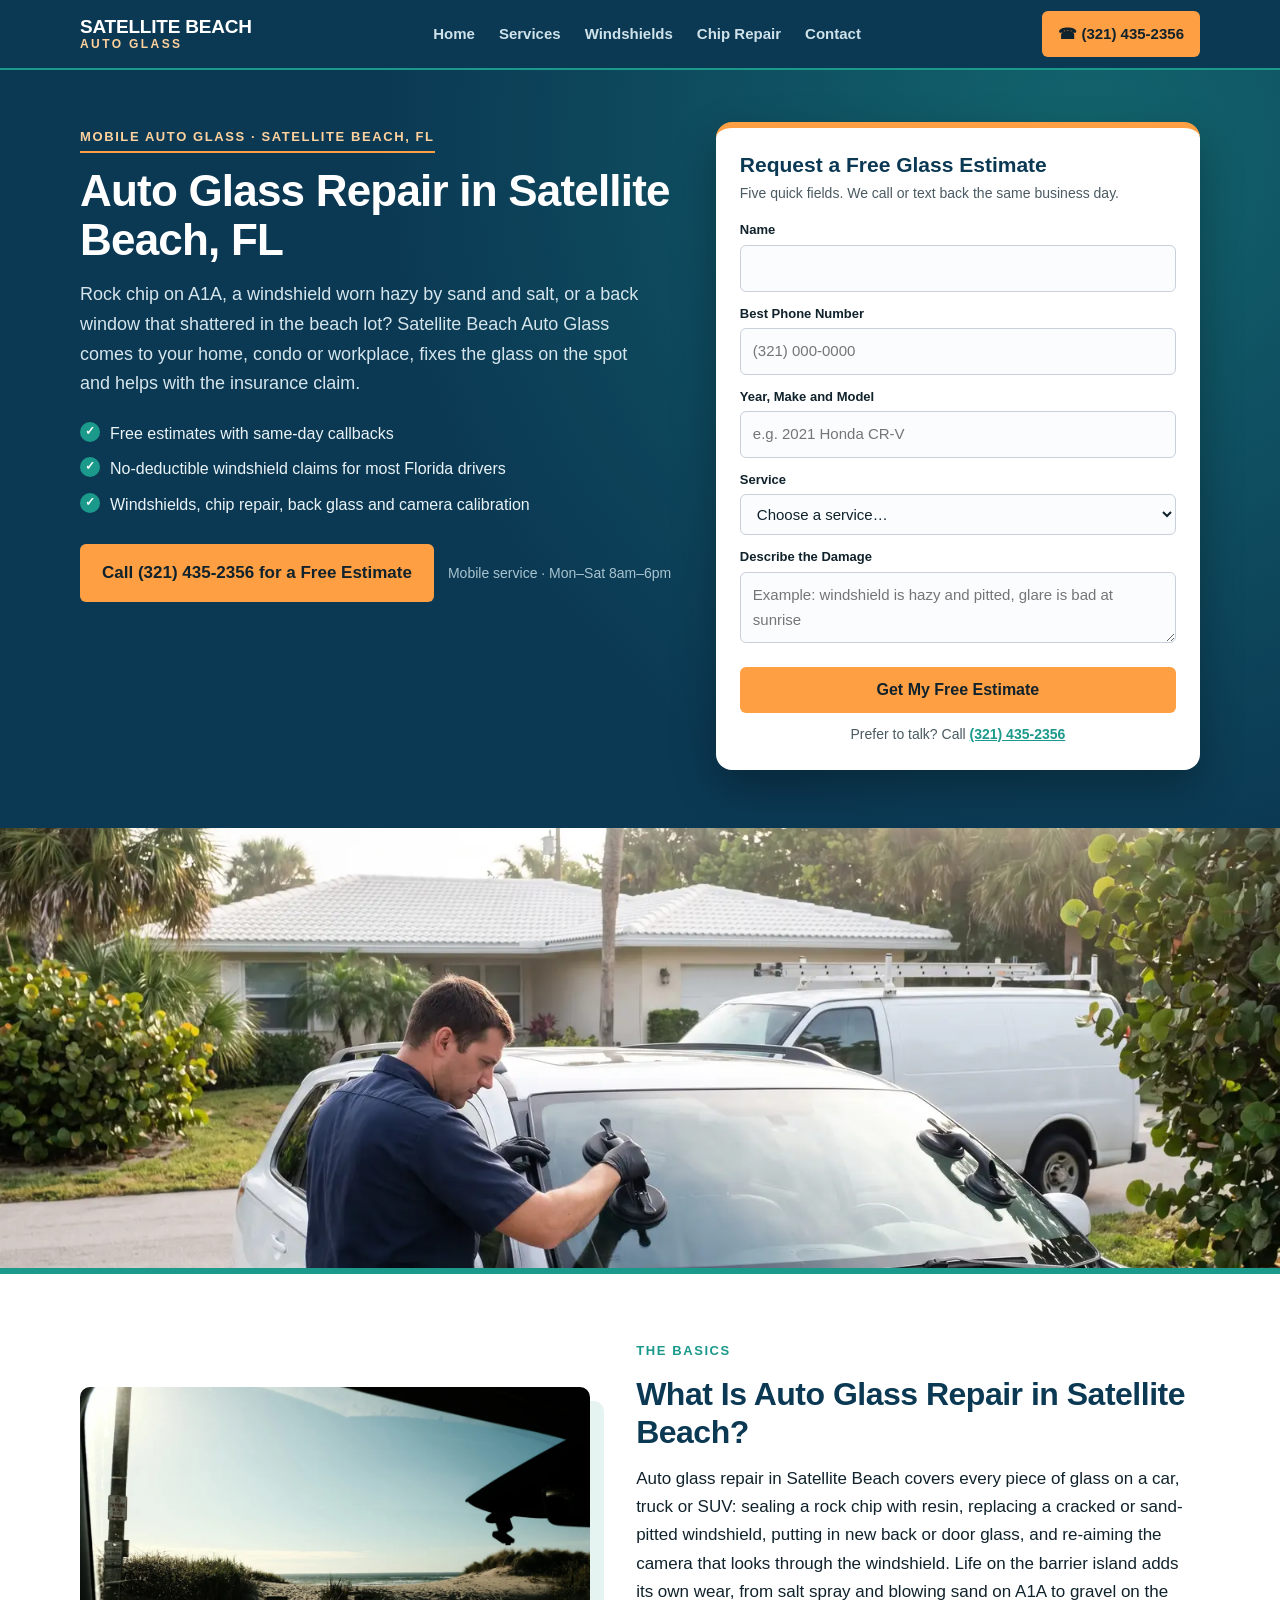
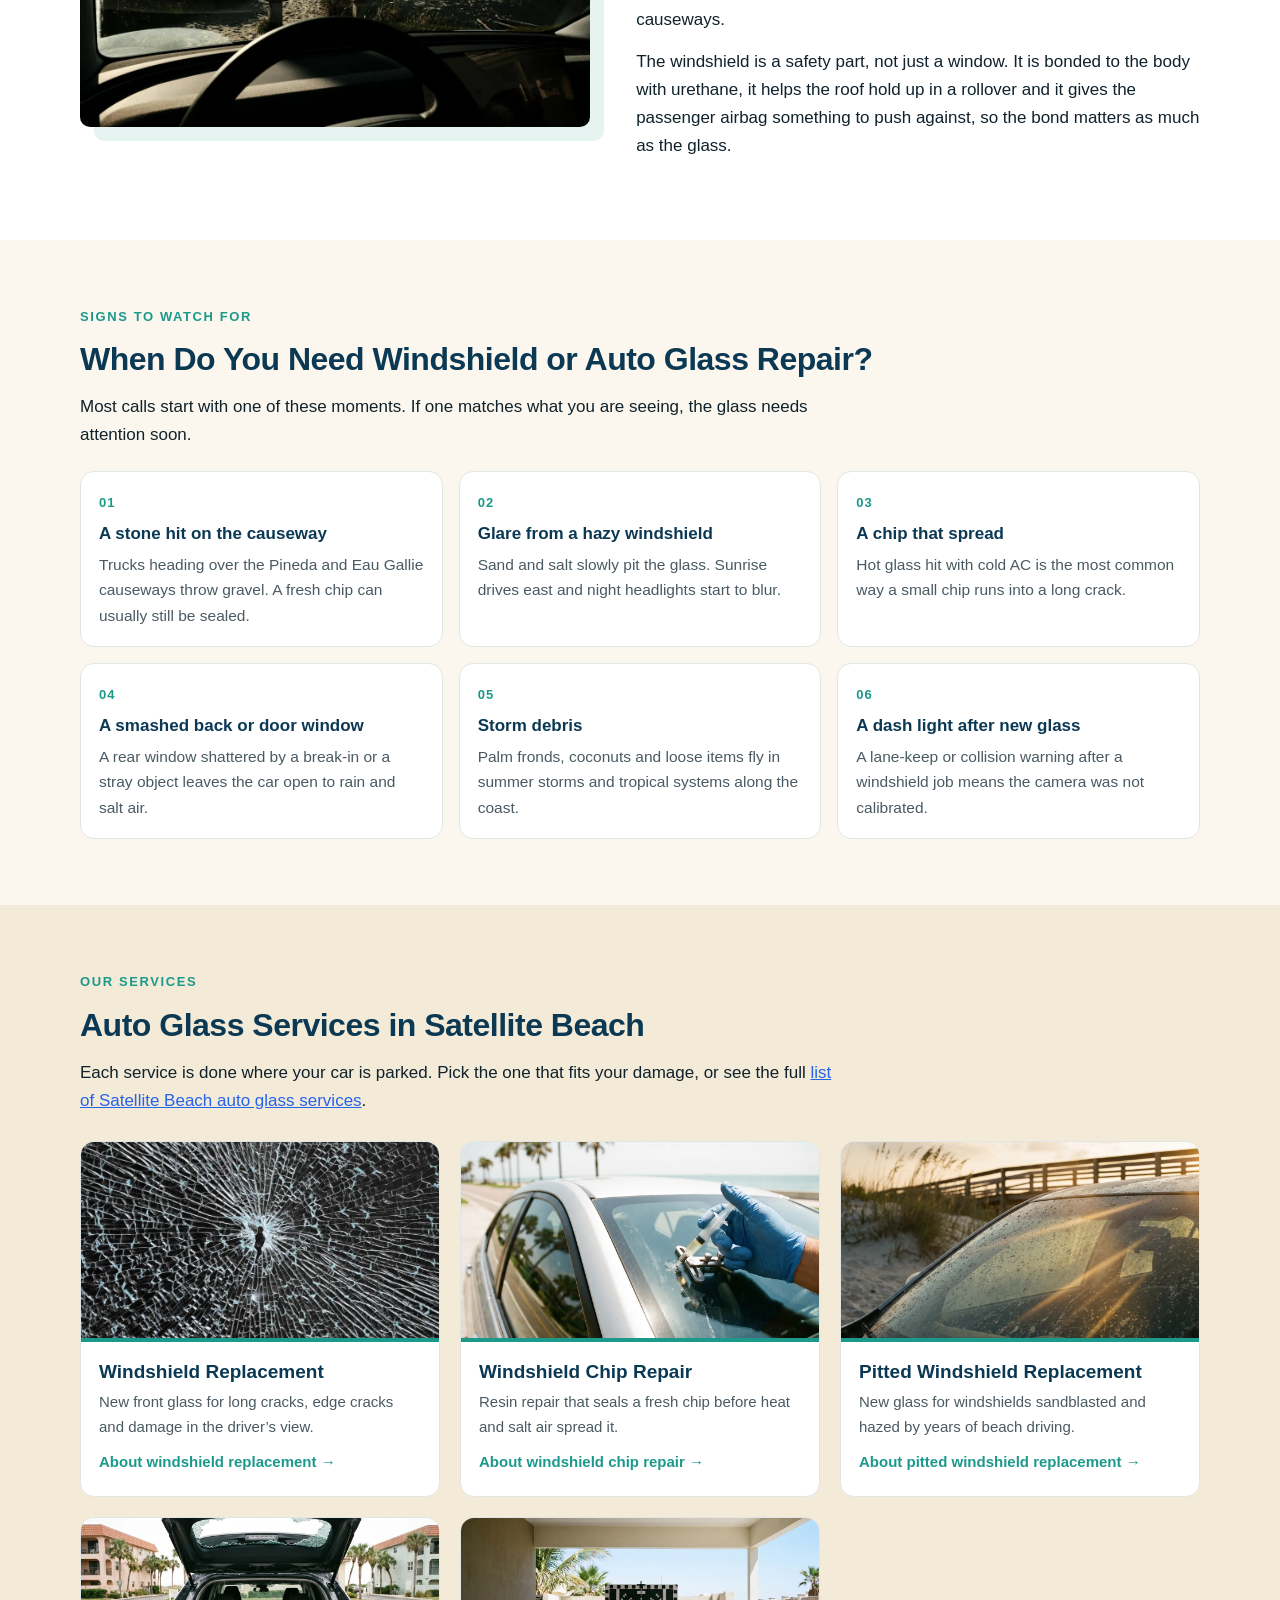
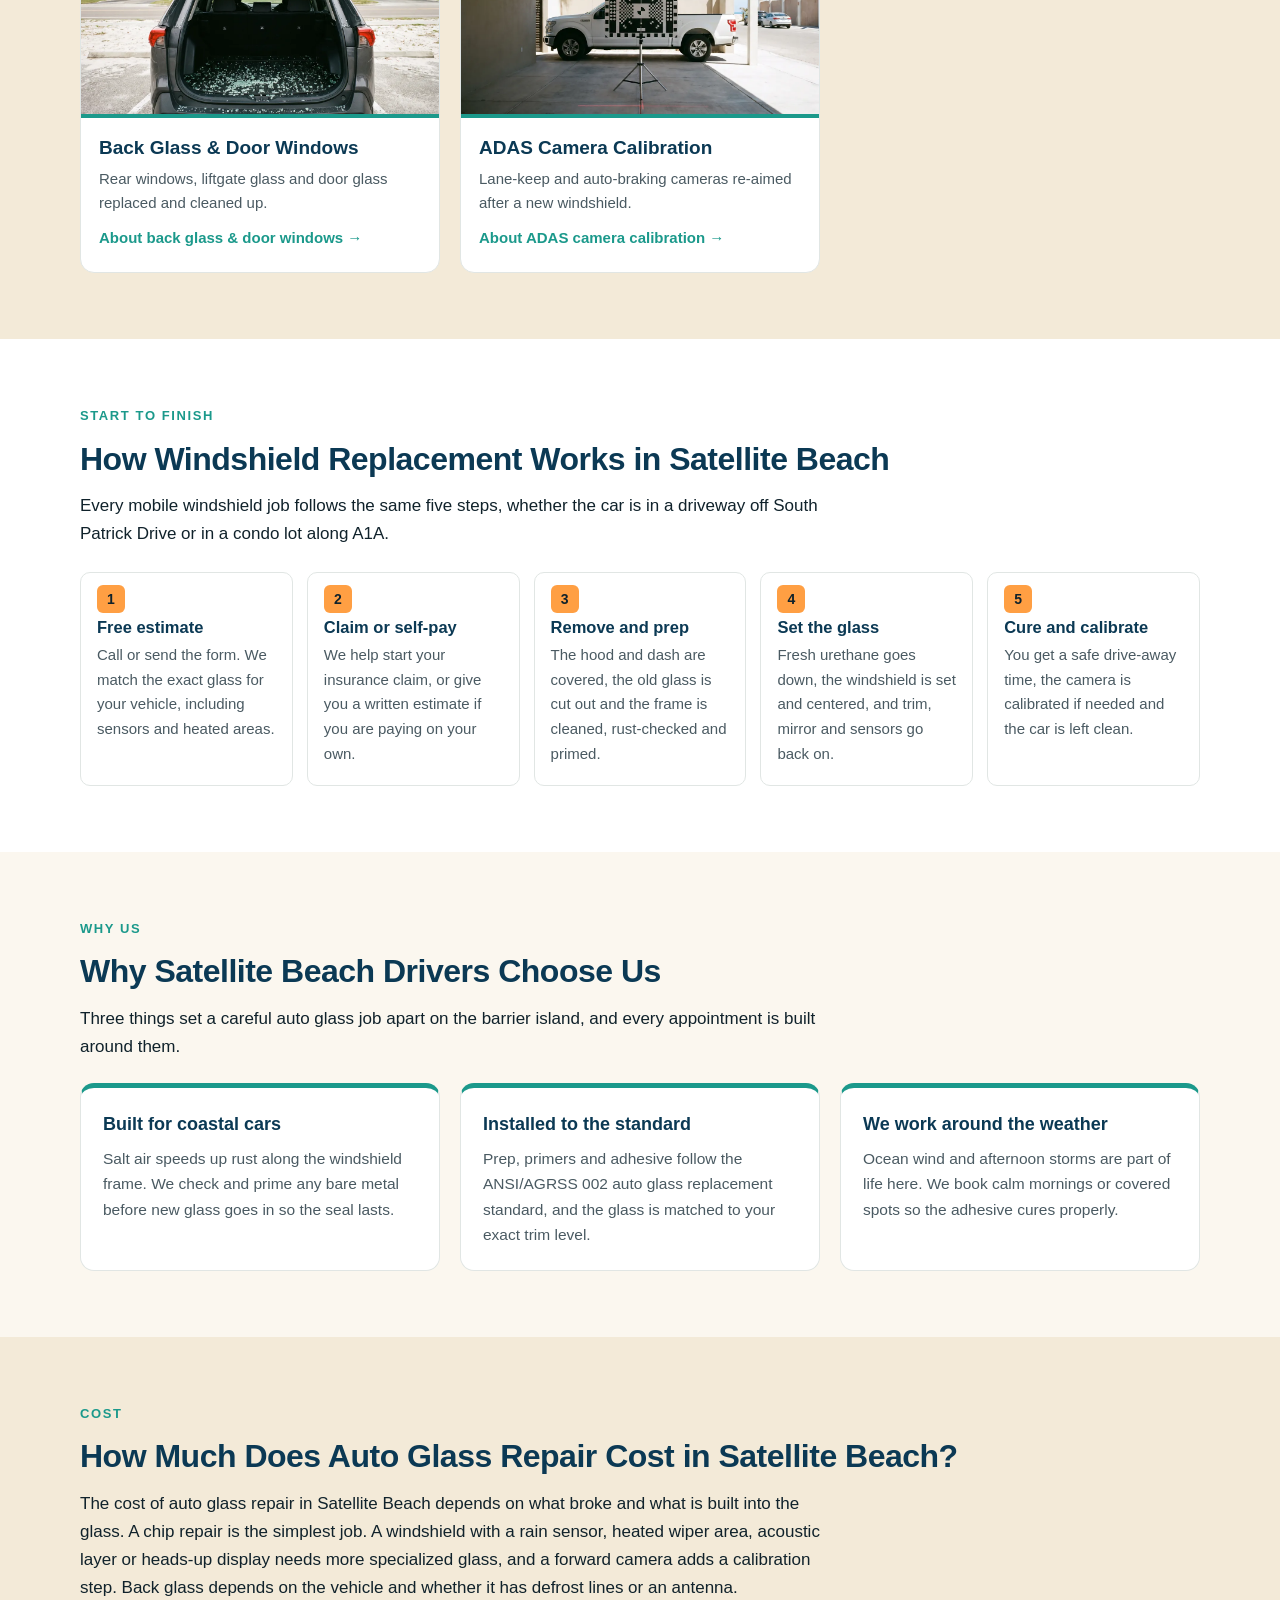
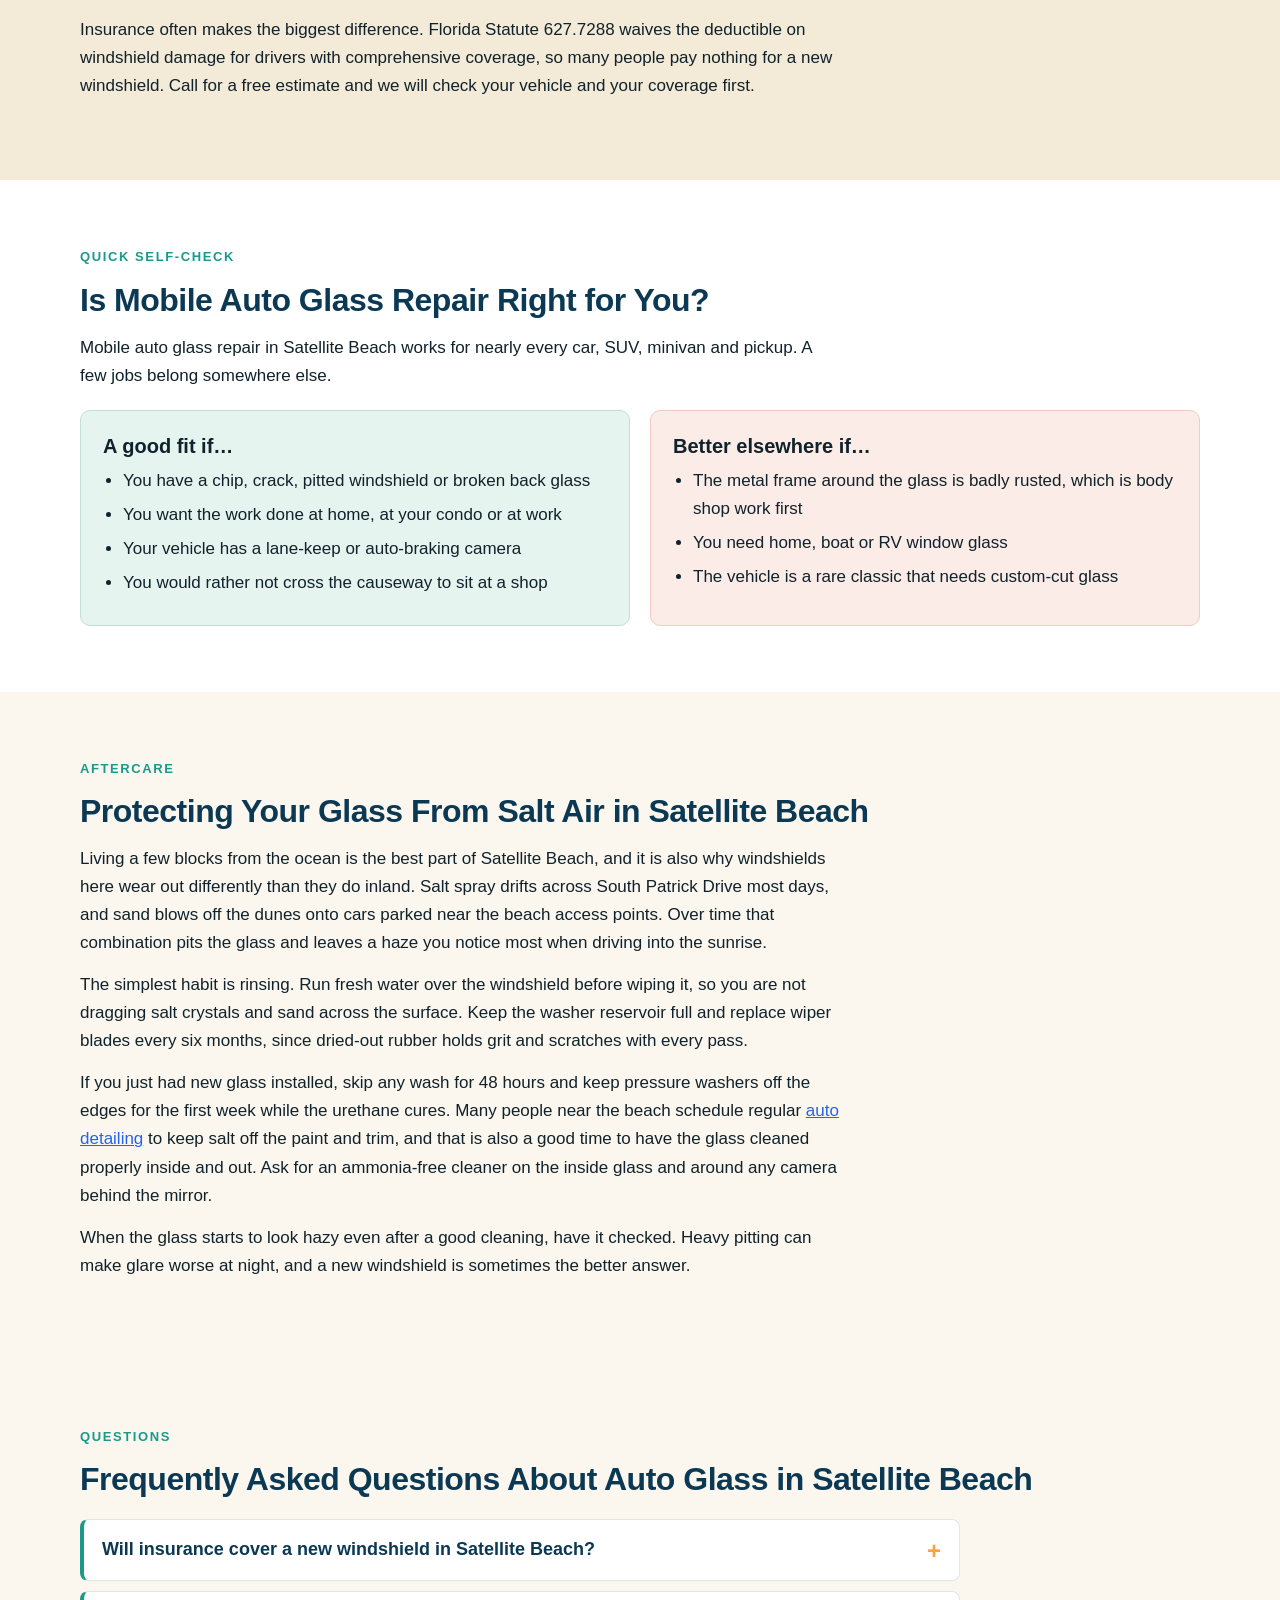
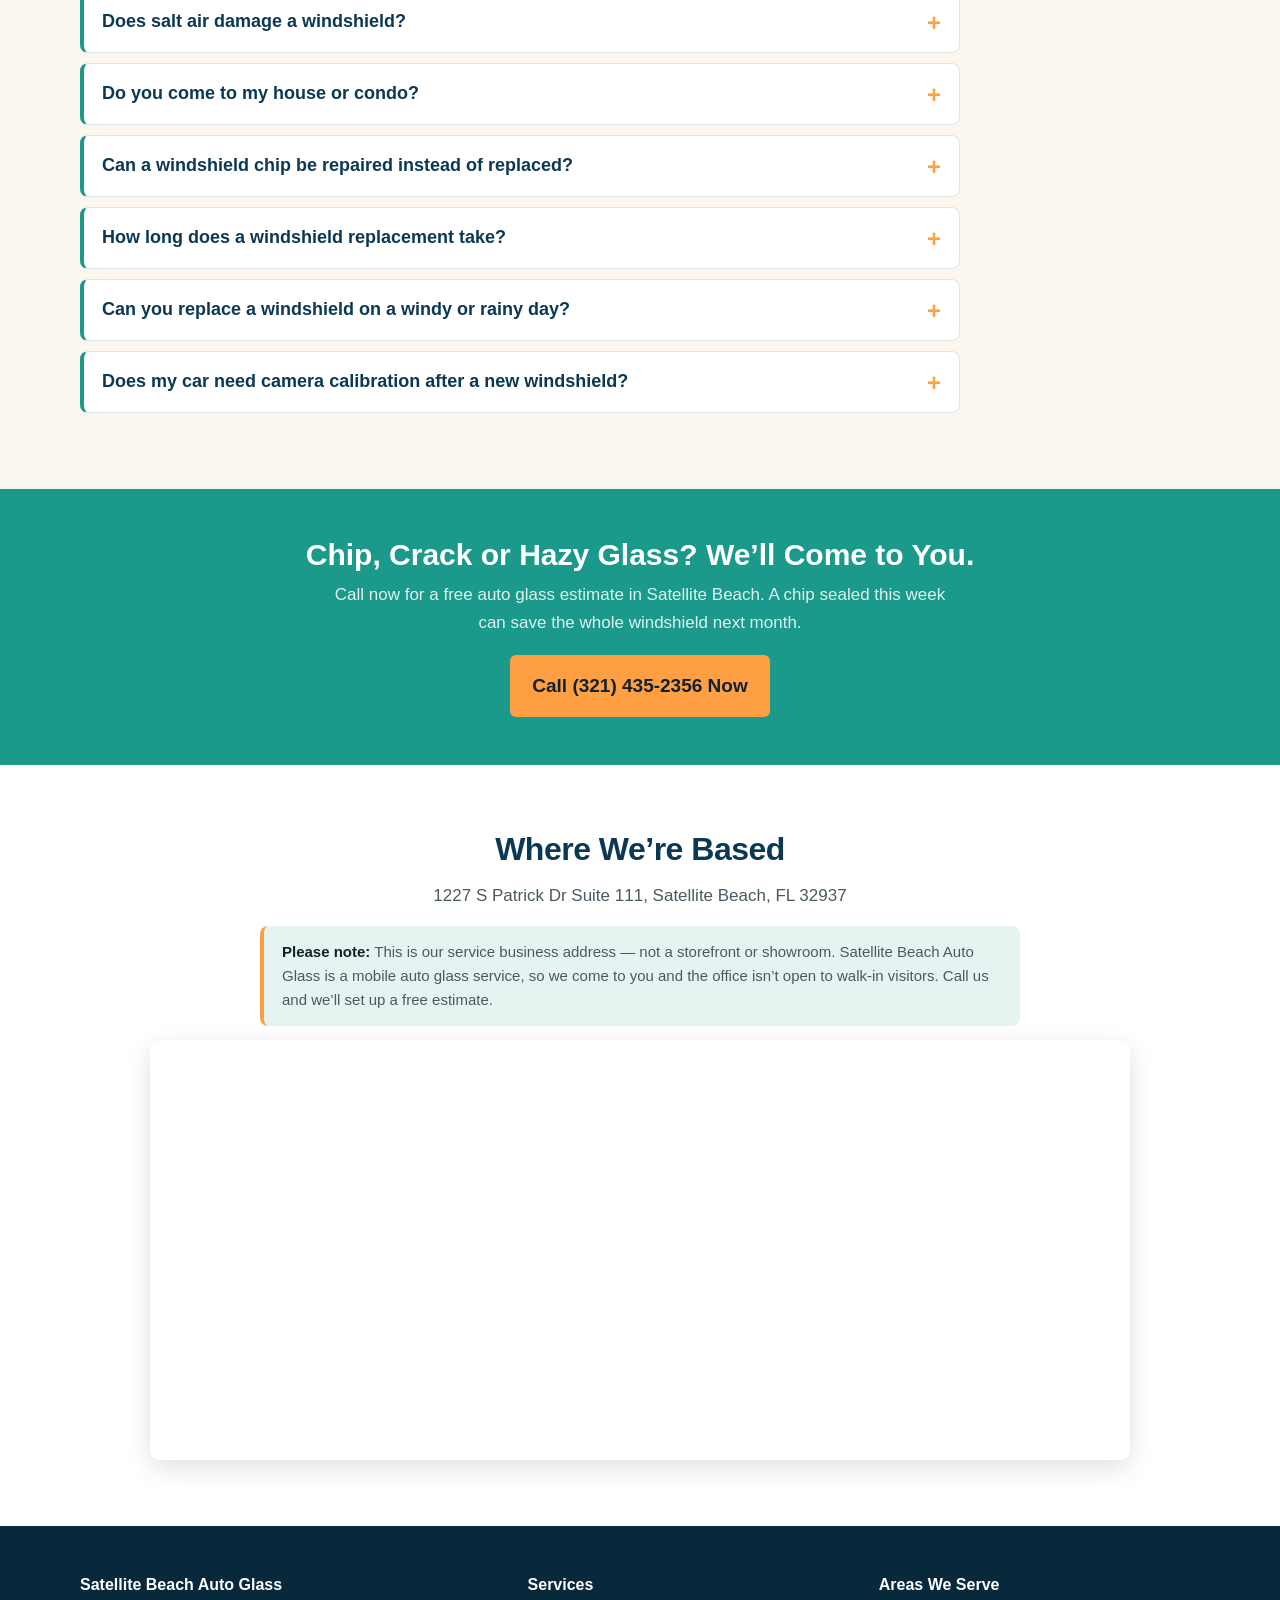
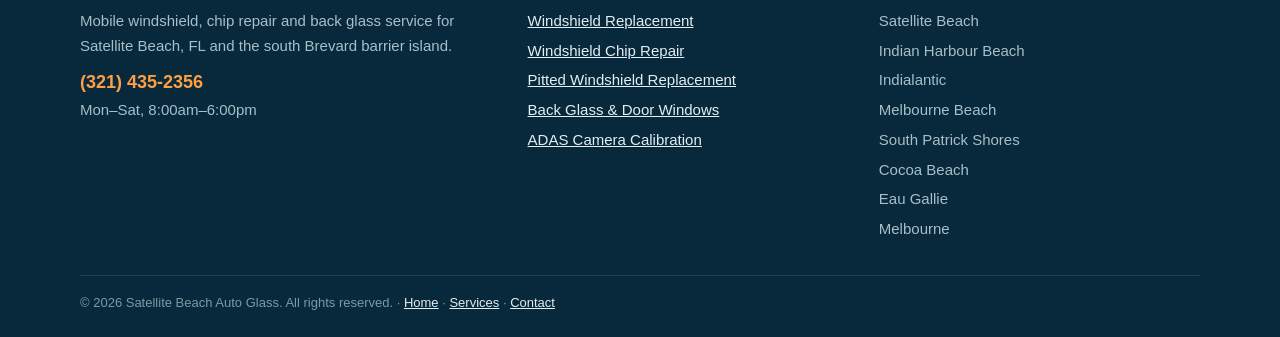
<file: index.html>
<!DOCTYPE html>
<html lang="en">
<head>
<meta charset="utf-8">
<meta name="viewport" content="width=device-width, initial-scale=1">
<title>Auto Glass Repair Satellite Beach FL | Mobile Service</title>
<meta name="description" content="Auto glass repair in Satellite Beach, FL. Mobile windshield replacement, chip repair, pitted glass and back glass at your home or condo. Free estimates.">
<link rel="canonical" href="https://www.satellitebeachautoglass.com/">
<meta property="og:title" content="Auto Glass Repair Satellite Beach FL | Mobile Service">
<meta property="og:description" content="Auto glass repair in Satellite Beach, FL. Mobile windshield replacement, chip repair, pitted glass and back glass at your home or condo. Free estimates.">
<meta property="og:type" content="website">
<meta property="og:url" content="https://www.satellitebeachautoglass.com/">
<meta property="og:image" content="https://www.satellitebeachautoglass.com/satellite-beach-windshield-install.webp">
<link rel="stylesheet" href="styles.css">
<script type="application/ld+json">{
 "@context": "https://schema.org",
 "@type": "LocalBusiness",
 "name": "Satellite Beach Auto Glass",
 "telephone": "(321) 435-2356",
 "url": "https://www.satellitebeachautoglass.com/",
 "image": "https://www.satellitebeachautoglass.com/satellite-beach-windshield-install.webp",
 "address": {
  "@type": "PostalAddress",
  "streetAddress": "1227 S Patrick Dr Suite 111",
  "addressLocality": "Satellite Beach",
  "addressRegion": "FL",
  "postalCode": "32937",
  "addressCountry": "US"
 },
 "areaServed": [
  "Satellite Beach, FL",
  "Indian Harbour Beach, FL",
  "Indialantic, FL",
  "Melbourne Beach, FL",
  "South Patrick Shores, FL",
  "Cocoa Beach, FL",
  "Eau Gallie, FL",
  "Melbourne, FL"
 ],
 "description": "Mobile auto glass repair and windshield replacement in Satellite Beach, FL",
 "openingHours": "Mo-Sa 08:00-18:00"
}</script>
<script type="application/ld+json">{
 "@context": "https://schema.org",
 "@type": "FAQPage",
 "mainEntity": [
  {
   "@type": "Question",
   "name": "Will insurance cover a new windshield in Satellite Beach?",
   "acceptedAnswer": {
    "@type": "Answer",
    "text": "Usually, yes. Florida Statute 627.7288 says drivers with comprehensive coverage pay no deductible for windshield damage, so a covered windshield repair or replacement often costs nothing out of pocket. The rule applies to the windshield only. Back glass, door glass and sunroofs fall under your regular deductible."
   }
  },
  {
   "@type": "Question",
   "name": "Does salt air damage a windshield?",
   "acceptedAnswer": {
    "@type": "Answer",
    "text": "Salt itself does not crack glass, but salt spray and blowing sand slowly pit and haze the surface, and salt left on the glass makes wipers drag grit across it. Over a few years that wear shows up as glare at sunrise and in oncoming headlights. Rinsing the glass with fresh water and replacing wipers often slows it down."
   }
  },
  {
   "@type": "Question",
   "name": "Do you come to my house or condo?",
   "acceptedAnswer": {
    "@type": "Answer",
    "text": "Yes. Satellite Beach Auto Glass is a mobile service, so the technician works in your driveway, a condo parking lot or at your workplace. The address on this site is a service office, not a shop where you drop the car off."
   }
  },
  {
   "@type": "Question",
   "name": "Can a windshield chip be repaired instead of replaced?",
   "acceptedAnswer": {
    "@type": "Answer",
    "text": "Often it can. A chip smaller than a quarter, or a single crack shorter than about six inches, can usually be sealed with resin as long as it is not at the edge of the glass or right in front of the driver. Tell us the size and location and we will say which fix fits."
   }
  },
  {
   "@type": "Question",
   "name": "How long does a windshield replacement take?",
   "acceptedAnswer": {
    "@type": "Answer",
    "text": "The install takes about an hour. Then the urethane adhesive needs one to three hours before the car is safe to drive, depending on the product, the heat and the humidity. A chip repair is much faster, usually about 30 minutes."
   }
  },
  {
   "@type": "Question",
   "name": "Can you replace a windshield on a windy or rainy day?",
   "acceptedAnswer": {
    "@type": "Answer",
    "text": "The glass and frame have to be dry for the adhesive to bond, so we do not install in open rain. On wet or very windy days near the ocean we use a garage, carport or covered parking deck, or move the appointment to a calmer morning."
   }
  },
  {
   "@type": "Question",
   "name": "Does my car need camera calibration after a new windshield?",
   "acceptedAnswer": {
    "@type": "Answer",
    "text": "If the vehicle has lane-keep assist, automatic emergency braking or adaptive cruise, the camera behind the rearview mirror usually needs to be calibrated after the glass is replaced. We check for it when we give the estimate."
   }
  }
 ]
}</script>
</head>
<body>
<!-- NAV -->
<header class="nav">
  <div class="wrap nav-in">
    <a class="brand" href="/">Satellite Beach<span>Auto Glass</span></a>
    <ul class="links">
      <li><a href="/">Home</a></li>
      <li><a href="services.html">Services</a></li>
      <li><a href="windshield-replacement-satellite-beach.html">Windshields</a></li>
      <li><a href="windshield-chip-repair-satellite-beach.html">Chip Repair</a></li>
      <li><a href="contact.html">Contact</a></li>
    </ul>
    <a class="nav-call" href="tel:+13214352356">&#9742; (321) 435-2356</a>
  </div>
</header>
<!-- HERO -->
<section class="hero">
  <div class="wrap hero-grid">
    <div>
      <span class="tag">Mobile Auto Glass &middot; Satellite Beach, FL</span>
      <h1>Auto Glass Repair in Satellite Beach, FL</h1>
      <p class="lead">Rock chip on A1A, a windshield worn hazy by sand and salt, or a back window that shattered in the beach lot? Satellite Beach Auto Glass comes to your home, condo or workplace, fixes the glass on the spot and helps with the insurance claim.</p>
      <ul class="hero-points"><li>Free estimates with same-day callbacks</li><li>No-deductible windshield claims for most Florida drivers</li><li>Windshields, chip repair, back glass and camera calibration</li></ul>
      <div class="call-big">
        <a class="btn btn-sun" href="tel:+13214352356">Call (321) 435-2356 for a Free Estimate</a>
        <small>Mobile service &middot; Mon&ndash;Sat 8am&ndash;6pm</small>
      </div>
    </div>
    <div>
      <form class="quote" action="https://formspree.io/f/xnpjgzlj" method="POST">
        <h2>Request a Free Glass Estimate</h2>
        <p class="sub">Five quick fields. We call or text back the same business day.</p>
        <input type="hidden" name="_subject" value="New lead - Auto Glass Satellite Beach (home)">
        <div class="field"><label for="q-name">Name</label><input id="q-name" name="name" type="text" autocomplete="name" required></div>
        <div class="field"><label for="q-phone">Best Phone Number</label><input id="q-phone" name="phone" type="tel" autocomplete="tel" placeholder="(321) 000-0000" required></div>
        <div class="field"><label for="q-vehicle">Year, Make and Model</label><input id="q-vehicle" name="vehicle" type="text" placeholder="e.g. 2021 Honda CR-V"></div>
        <div class="field"><label for="q-service">Service</label><select id="q-service" name="service"><option value="">Choose a service&hellip;</option><option>Windshield Replacement</option><option>Windshield Chip Repair</option><option>Pitted Windshield Replacement</option><option>Back Glass &amp; Door Windows</option><option>ADAS Camera Calibration</option><option>Something else / not sure</option></select></div>
        <div class="field"><label for="q-details">Describe the Damage</label><textarea id="q-details" name="details" placeholder="Example: windshield is hazy and pitted, glare is bad at sunrise"></textarea></div>
        <input type="text" name="_gotcha" style="display:none" tabindex="-1" autocomplete="off">
        <button type="submit">Get My Free Estimate</button>
        <p class="alt">Prefer to talk? Call <a href="tel:+13214352356">(321) 435-2356</a></p>
      </form>
    </div>
  </div>
</section>
<div class="band"><img src="satellite-beach-windshield-install.webp" alt="Technician setting a new windshield on an SUV in a Satellite Beach driveway" width="1600" height="900"></div>

<!-- WHAT -->
<section class="sec alt">
  <div class="wrap two">
    <img src="ocean-view-through-windshield.webp" alt="Ocean and dunes seen through a car windshield in Satellite Beach" loading="lazy" width="1200" height="800">
    <div>
      <p class="kicker">The basics</p>
      <h2>What Is Auto Glass Repair in Satellite Beach?</h2>
      <p>Auto glass repair in Satellite Beach covers every piece of glass on a car, truck or SUV: sealing a rock chip with resin, replacing a cracked or sand-pitted windshield, putting in new back or door glass, and re-aiming the camera that looks through the windshield. Life on the barrier island adds its own wear, from salt spray and blowing sand on A1A to gravel on the causeways.</p>
      <p>The windshield is a safety part, not just a window. It is bonded to the body with urethane, it helps the roof hold up in a rollover and it gives the passenger airbag something to push against, so the bond matters as much as the glass.</p>
    </div>
  </div>
</section>

<!-- WHEN -->
<section class="sec">
  <div class="wrap">
    <p class="kicker">Signs to watch for</p>
    <h2>When Do You Need Windshield or Auto Glass Repair?</h2>
    <p>Most calls start with one of these moments. If one matches what you are seeing, the glass needs attention soon.</p>
    <div class="signs">
      <div class="sign"><strong>A stone hit on the causeway</strong><p>Trucks heading over the Pineda and Eau Gallie causeways throw gravel. A fresh chip can usually still be sealed.</p></div>
      <div class="sign"><strong>Glare from a hazy windshield</strong><p>Sand and salt slowly pit the glass. Sunrise drives east and night headlights start to blur.</p></div>
      <div class="sign"><strong>A chip that spread</strong><p>Hot glass hit with cold AC is the most common way a small chip runs into a long crack.</p></div>
      <div class="sign"><strong>A smashed back or door window</strong><p>A rear window shattered by a break-in or a stray object leaves the car open to rain and salt air.</p></div>
      <div class="sign"><strong>Storm debris</strong><p>Palm fronds, coconuts and loose items fly in summer storms and tropical systems along the coast.</p></div>
      <div class="sign"><strong>A dash light after new glass</strong><p>A lane-keep or collision warning after a windshield job means the camera was not calibrated.</p></div>
    </div>
  </div>
</section>

<!-- SERVICES GRID -->
<section class="sec coq">
  <div class="wrap">
    <p class="kicker">Our services</p>
    <h2>Auto Glass Services in Satellite Beach</h2>
    <p>Each service is done where your car is parked. Pick the one that fits your damage, or see the full <a class="body-link" href="services.html" style="color: #2563eb; text-decoration: underline;">list of Satellite Beach auto glass services</a>.</p>
    <div class="cards"><a class="card" href="windshield-replacement-satellite-beach.html"><img src="shattered-glass-closeup.webp" alt="Shattered windshield glass needing replacement in Satellite Beach" loading="lazy" width="600" height="400"><div class="cb"><h3>Windshield Replacement</h3><p>New front glass for long cracks, edge cracks and damage in the driver&rsquo;s view.</p><span class="more">About windshield replacement &rarr;</span></div></a><a class="card" href="windshield-chip-repair-satellite-beach.html"><img src="windshield-chip-repair-coast.webp" alt="Windshield chip repair on a car near the ocean in Satellite Beach" loading="lazy" width="600" height="400"><div class="cb"><h3>Windshield Chip Repair</h3><p>Resin repair that seals a fresh chip before heat and salt air spread it.</p><span class="more">About windshield chip repair &rarr;</span></div></a><a class="card" href="pitted-windshield-replacement-satellite-beach.html"><img src="salt-sand-pitted-windshield.webp" alt="Sand-pitted windshield with sun glare near a Satellite Beach dune" loading="lazy" width="600" height="400"><div class="cb"><h3>Pitted Windshield Replacement</h3><p>New glass for windshields sandblasted and hazed by years of beach driving.</p><span class="more">About pitted windshield replacement &rarr;</span></div></a><a class="card" href="back-glass-replacement-satellite-beach.html"><img src="shattered-suv-back-glass.webp" alt="Shattered SUV back glass in a Satellite Beach condo parking lot" loading="lazy" width="600" height="400"><div class="cb"><h3>Back Glass &amp; Door Windows</h3><p>Rear windows, liftgate glass and door glass replaced and cleaned up.</p><span class="more">About back glass &amp; door windows &rarr;</span></div></a><a class="card" href="adas-calibration-satellite-beach.html"><img src="adas-calibration-carport.webp" alt="ADAS calibration target set up in a carport in Satellite Beach" loading="lazy" width="600" height="400"><div class="cb"><h3>ADAS Camera Calibration</h3><p>Lane-keep and auto-braking cameras re-aimed after a new windshield.</p><span class="more">About ADAS camera calibration &rarr;</span></div></a></div>
  </div>
</section>

<!-- HOW -->
<section class="sec alt">
  <div class="wrap">
    <p class="kicker">Start to finish</p>
    <h2>How Windshield Replacement Works in Satellite Beach</h2>
    <p>Every mobile windshield job follows the same five steps, whether the car is in a driveway off South Patrick Drive or in a condo lot along A1A.</p>
    <ol class="steps">
      <li data-n="1"><strong>Free estimate</strong><p>Call or send the form. We match the exact glass for your vehicle, including sensors and heated areas.</p></li>
      <li data-n="2"><strong>Claim or self-pay</strong><p>We help start your insurance claim, or give you a written estimate if you are paying on your own.</p></li>
      <li data-n="3"><strong>Remove and prep</strong><p>The hood and dash are covered, the old glass is cut out and the frame is cleaned, rust-checked and primed.</p></li>
      <li data-n="4"><strong>Set the glass</strong><p>Fresh urethane goes down, the windshield is set and centered, and trim, mirror and sensors go back on.</p></li>
      <li data-n="5"><strong>Cure and calibrate</strong><p>You get a safe drive-away time, the camera is calibrated if needed and the car is left clean.</p></li>
    </ol>
  </div>
</section>

<!-- WHY -->
<section class="sec">
  <div class="wrap">
    <p class="kicker">Why us</p>
    <h2>Why Satellite Beach Drivers Choose Us</h2>
    <p>Three things set a careful auto glass job apart on the barrier island, and every appointment is built around them.</p>
    <div class="why">
      <div><strong>Built for coastal cars</strong><p>Salt air speeds up rust along the windshield frame. We check and prime any bare metal before new glass goes in so the seal lasts.</p></div>
      <div><strong>Installed to the standard</strong><p>Prep, primers and adhesive follow the ANSI/AGRSS 002 auto glass replacement standard, and the glass is matched to your exact trim level.</p></div>
      <div><strong>We work around the weather</strong><p>Ocean wind and afternoon storms are part of life here. We book calm mornings or covered spots so the adhesive cures properly.</p></div>
    </div>
  </div>
</section>

<!-- COST -->
<section class="sec coq">
  <div class="wrap">
    <p class="kicker">Cost</p>
    <h2>How Much Does Auto Glass Repair Cost in Satellite Beach?</h2>
    <p>The cost of auto glass repair in Satellite Beach depends on what broke and what is built into the glass. A chip repair is the simplest job. A windshield with a rain sensor, heated wiper area, acoustic layer or heads-up display needs more specialized glass, and a forward camera adds a calibration step. Back glass depends on the vehicle and whether it has defrost lines or an antenna.</p>
    <p>Insurance often makes the biggest difference. Florida Statute 627.7288 waives the deductible on windshield damage for drivers with comprehensive coverage, so many people pay nothing for a new windshield. Call for a free estimate and we will check your vehicle and your coverage first.</p>
  </div>
</section>

<!-- FIT -->
<section class="sec alt">
  <div class="wrap">
    <p class="kicker">Quick self-check</p>
    <h2>Is Mobile Auto Glass Repair Right for You?</h2>
    <p>Mobile auto glass repair in Satellite Beach works for nearly every car, SUV, minivan and pickup. A few jobs belong somewhere else.</p>
    <div class="fit">
      <div class="yes"><h3>A good fit if&hellip;</h3><ul><li>You have a chip, crack, pitted windshield or broken back glass</li><li>You want the work done at home, at your condo or at work</li><li>Your vehicle has a lane-keep or auto-braking camera</li><li>You would rather not cross the causeway to sit at a shop</li></ul></div>
      <div class="no"><h3>Better elsewhere if&hellip;</h3><ul><li>The metal frame around the glass is badly rusted, which is body shop work first</li><li>You need home, boat or RV window glass</li><li>The vehicle is a rare classic that needs custom-cut glass</li></ul></div>
    </div>
  </div>
</section>

<section class="sec">
  <div class="wrap">
    <p class="kicker">Aftercare</p>
    <h2>Protecting Your Glass From Salt Air in Satellite Beach</h2>
    <p>Living a few blocks from the ocean is the best part of Satellite Beach, and it is also why windshields here wear out differently than they do inland. Salt spray drifts across South Patrick Drive most days, and sand blows off the dunes onto cars parked near the beach access points. Over time that combination pits the glass and leaves a haze you notice most when driving into the sunrise.</p>
    <p>The simplest habit is rinsing. Run fresh water over the windshield before wiping it, so you are not dragging salt crystals and sand across the surface. Keep the washer reservoir full and replace wiper blades every six months, since dried-out rubber holds grit and scratches with every pass.</p>
    <p>If you just had new glass installed, skip any wash for 48 hours and keep pressure washers off the edges for the first week while the urethane cures. Many people near the beach schedule regular <a href="https://cardetailingwarren.com/" style="color: #2563eb; text-decoration: underline;">auto detailing</a> to keep salt off the paint and trim, and that is also a good time to have the glass cleaned properly inside and out. Ask for an ammonia-free cleaner on the inside glass and around any camera behind the mirror.</p>
    <p>When the glass starts to look hazy even after a good cleaning, have it checked. Heavy pitting can make glare worse at night, and a new windshield is sometimes the better answer.</p>
  </div>
</section>

<!-- FAQ -->
<section class="sec">
  <div class="wrap">
    <p class="kicker">Questions</p>
    <h2>Frequently Asked Questions About Auto Glass in Satellite Beach</h2>
    <div class="faq"><details><summary><h3>Will insurance cover a new windshield in Satellite Beach?</h3></summary><div class="ans"><p>Usually, yes. Florida Statute 627.7288 says drivers with comprehensive coverage pay no deductible for windshield damage, so a covered windshield repair or replacement often costs nothing out of pocket. The rule applies to the windshield only. Back glass, door glass and sunroofs fall under your regular deductible.</p></div></details><details><summary><h3>Does salt air damage a windshield?</h3></summary><div class="ans"><p>Salt itself does not crack glass, but salt spray and blowing sand slowly pit and haze the surface, and salt left on the glass makes wipers drag grit across it. Over a few years that wear shows up as glare at sunrise and in oncoming headlights. Rinsing the glass with fresh water and replacing wipers often slows it down.</p></div></details><details><summary><h3>Do you come to my house or condo?</h3></summary><div class="ans"><p>Yes. Satellite Beach Auto Glass is a mobile service, so the technician works in your driveway, a condo parking lot or at your workplace. The address on this site is a service office, not a shop where you drop the car off.</p></div></details><details><summary><h3>Can a windshield chip be repaired instead of replaced?</h3></summary><div class="ans"><p>Often it can. A chip smaller than a quarter, or a single crack shorter than about six inches, can usually be sealed with resin as long as it is not at the edge of the glass or right in front of the driver. Tell us the size and location and we will say which fix fits.</p></div></details><details><summary><h3>How long does a windshield replacement take?</h3></summary><div class="ans"><p>The install takes about an hour. Then the urethane adhesive needs one to three hours before the car is safe to drive, depending on the product, the heat and the humidity. A chip repair is much faster, usually about 30 minutes.</p></div></details><details><summary><h3>Can you replace a windshield on a windy or rainy day?</h3></summary><div class="ans"><p>The glass and frame have to be dry for the adhesive to bond, so we do not install in open rain. On wet or very windy days near the ocean we use a garage, carport or covered parking deck, or move the appointment to a calmer morning.</p></div></details><details><summary><h3>Does my car need camera calibration after a new windshield?</h3></summary><div class="ans"><p>If the vehicle has lane-keep assist, automatic emergency braking or adaptive cruise, the camera behind the rearview mirror usually needs to be calibrated after the glass is replaced. We check for it when we give the estimate.</p></div></details></div>
  </div>
</section>
<!-- CTA -->
<section class="cta">
  <div class="wrap">
    <h2>Chip, Crack or Hazy Glass? We&rsquo;ll Come to You.</h2>
    <p>Call now for a free auto glass estimate in Satellite Beach. A chip sealed this week can save the whole windshield next month.</p>
    <a class="btn btn-pine" href="tel:+13214352356">Call (321) 435-2356 Now</a>
  </div>
</section>

<!-- MAP / LOCATION -->
<section class="sec alt">
  <div class="wrap" style="text-align:center;">
    <h2>Where We&rsquo;re Based</h2>
    <p style="margin:0 auto 16px;color:var(--muted);">1227 S Patrick Dr Suite 111, Satellite Beach, FL 32937</p>
    <p class="note"><strong style="color:var(--ink);">Please note:</strong> This is our service business address &mdash; not a storefront or showroom. Satellite Beach Auto Glass is a mobile auto glass service, so we come to you and the office isn&rsquo;t open to walk-in visitors. Call us and we&rsquo;ll set up a free estimate.</p>
    <div class="mapbox">
      <iframe title="Map to Satellite Beach Auto Glass service address, 1227 S Patrick Dr Suite 111, Satellite Beach, FL 32937" src="https://www.google.com/maps?q=1227%20S%20Patrick%20Dr%20Suite%20111%2C%20Satellite%20Beach%2C%20FL%2032937&amp;output=embed" loading="lazy" referrerpolicy="no-referrer-when-downgrade" allowfullscreen></iframe>
    </div>
  </div>
</section>
<!-- FOOTER -->
<footer class="foot">
  <div class="wrap">
    <div class="foot-grid">
      <div>
        <h4>Satellite Beach Auto Glass</h4>
        <p>Mobile windshield, chip repair and back glass service for Satellite Beach, FL and the south Brevard barrier island.</p>
        <p style="margin-top:10px;"><a class="tel" href="tel:+13214352356">(321) 435-2356</a></p>
        <p>Mon&ndash;Sat, 8:00am&ndash;6:00pm</p>
      </div>
      <div>
        <h4>Services</h4>
        <ul><li><a href="windshield-replacement-satellite-beach.html">Windshield Replacement</a></li><li><a href="windshield-chip-repair-satellite-beach.html">Windshield Chip Repair</a></li><li><a href="pitted-windshield-replacement-satellite-beach.html">Pitted Windshield Replacement</a></li><li><a href="back-glass-replacement-satellite-beach.html">Back Glass &amp; Door Windows</a></li><li><a href="adas-calibration-satellite-beach.html">ADAS Camera Calibration</a></li></ul>
      </div>
      <div>
        <h4>Areas We Serve</h4>
        <ul><li>Satellite Beach</li><li>Indian Harbour Beach</li><li>Indialantic</li><li>Melbourne Beach</li><li>South Patrick Shores</li><li>Cocoa Beach</li><li>Eau Gallie</li><li>Melbourne</li></ul>
      </div>
    </div>
    <p class="copy">&copy; 2026 Satellite Beach Auto Glass. All rights reserved. &middot; <a href="/">Home</a> &middot; <a href="services.html">Services</a> &middot; <a href="contact.html">Contact</a></p>
  </div>
</footer>
</body>
</html>
</file>
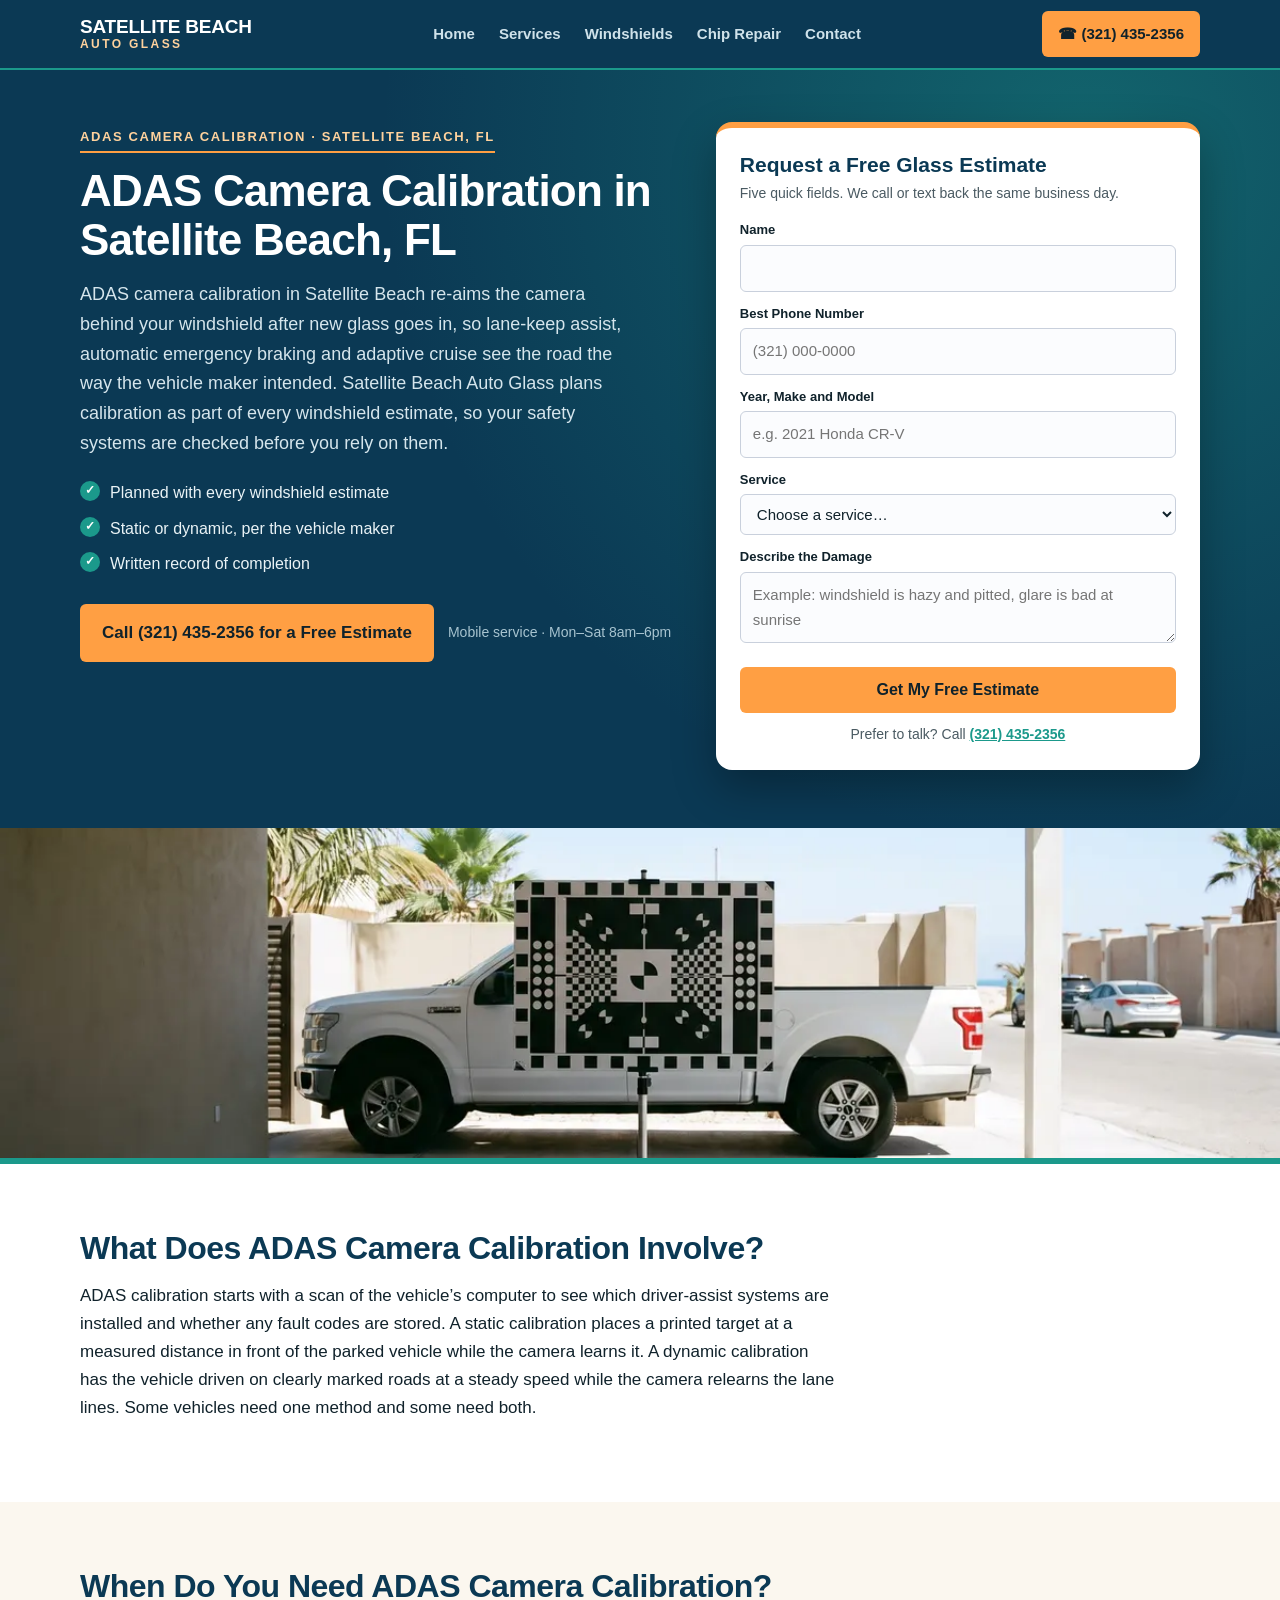
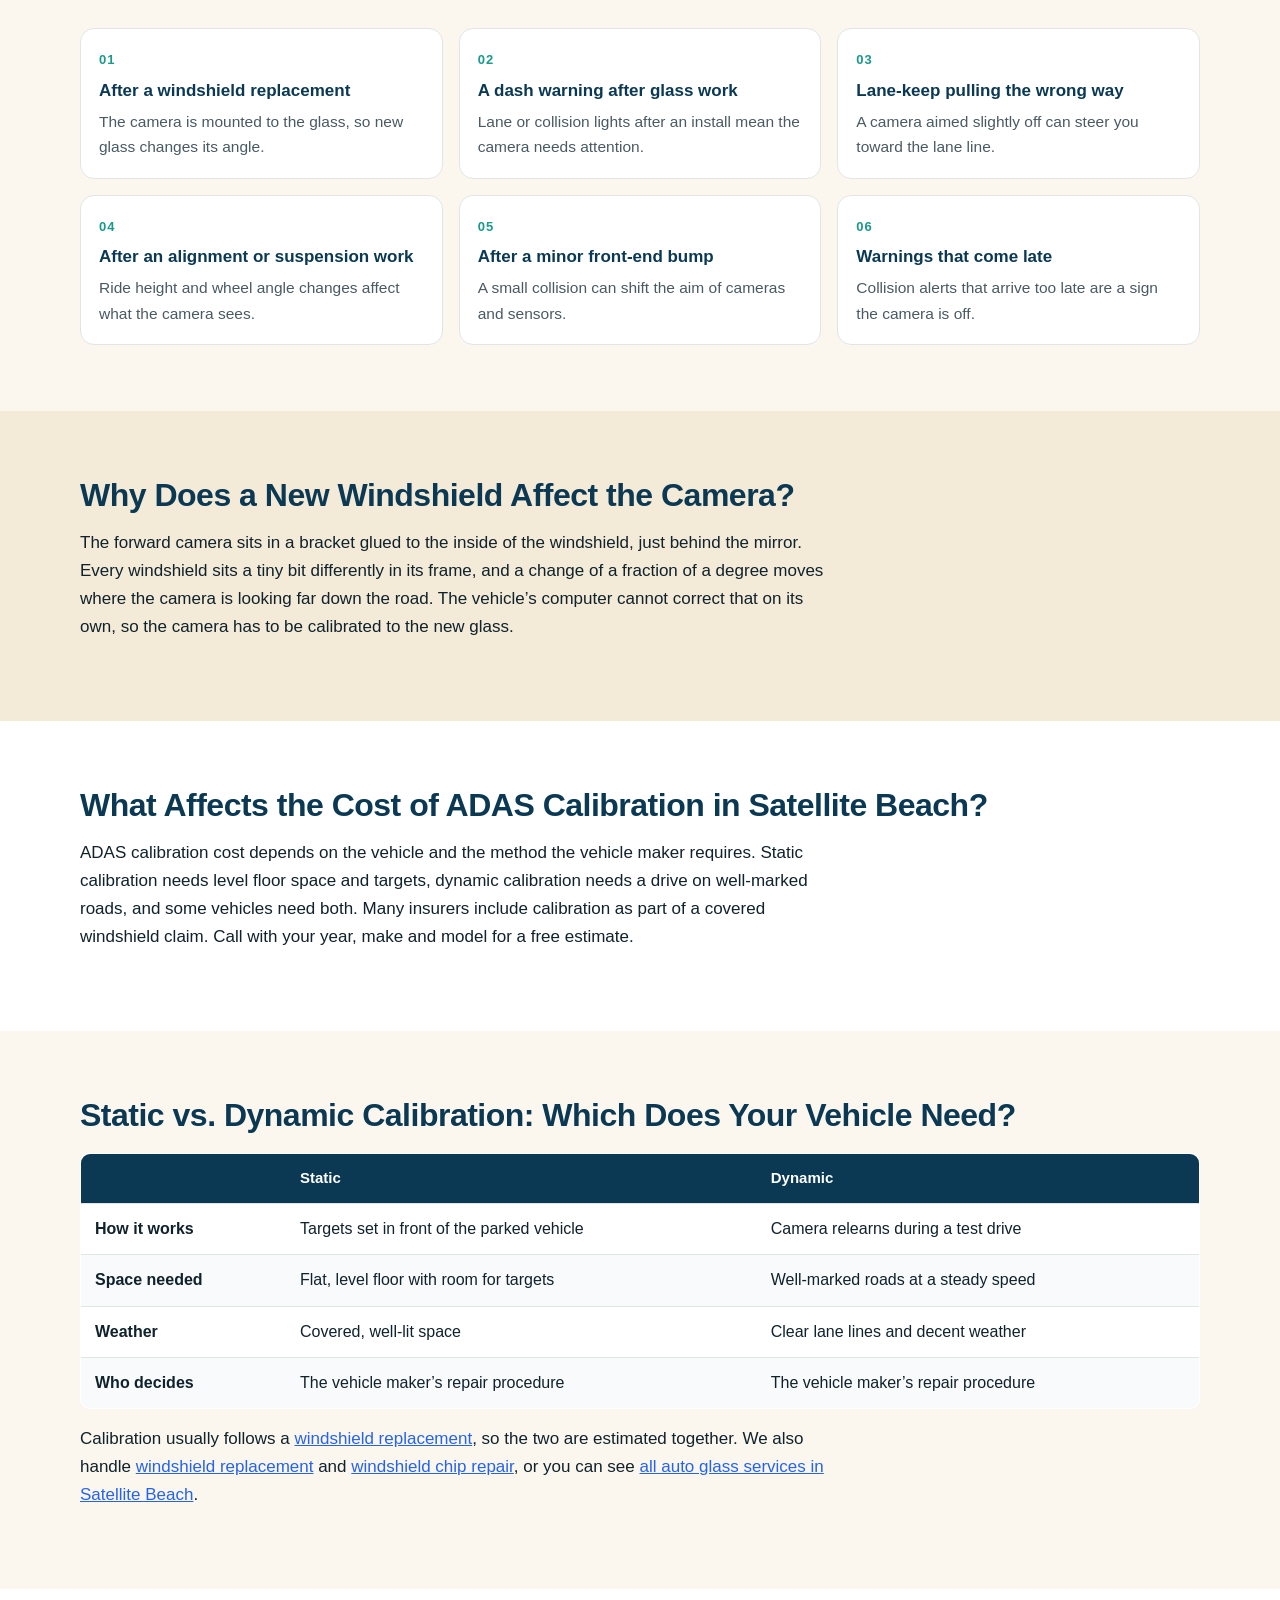
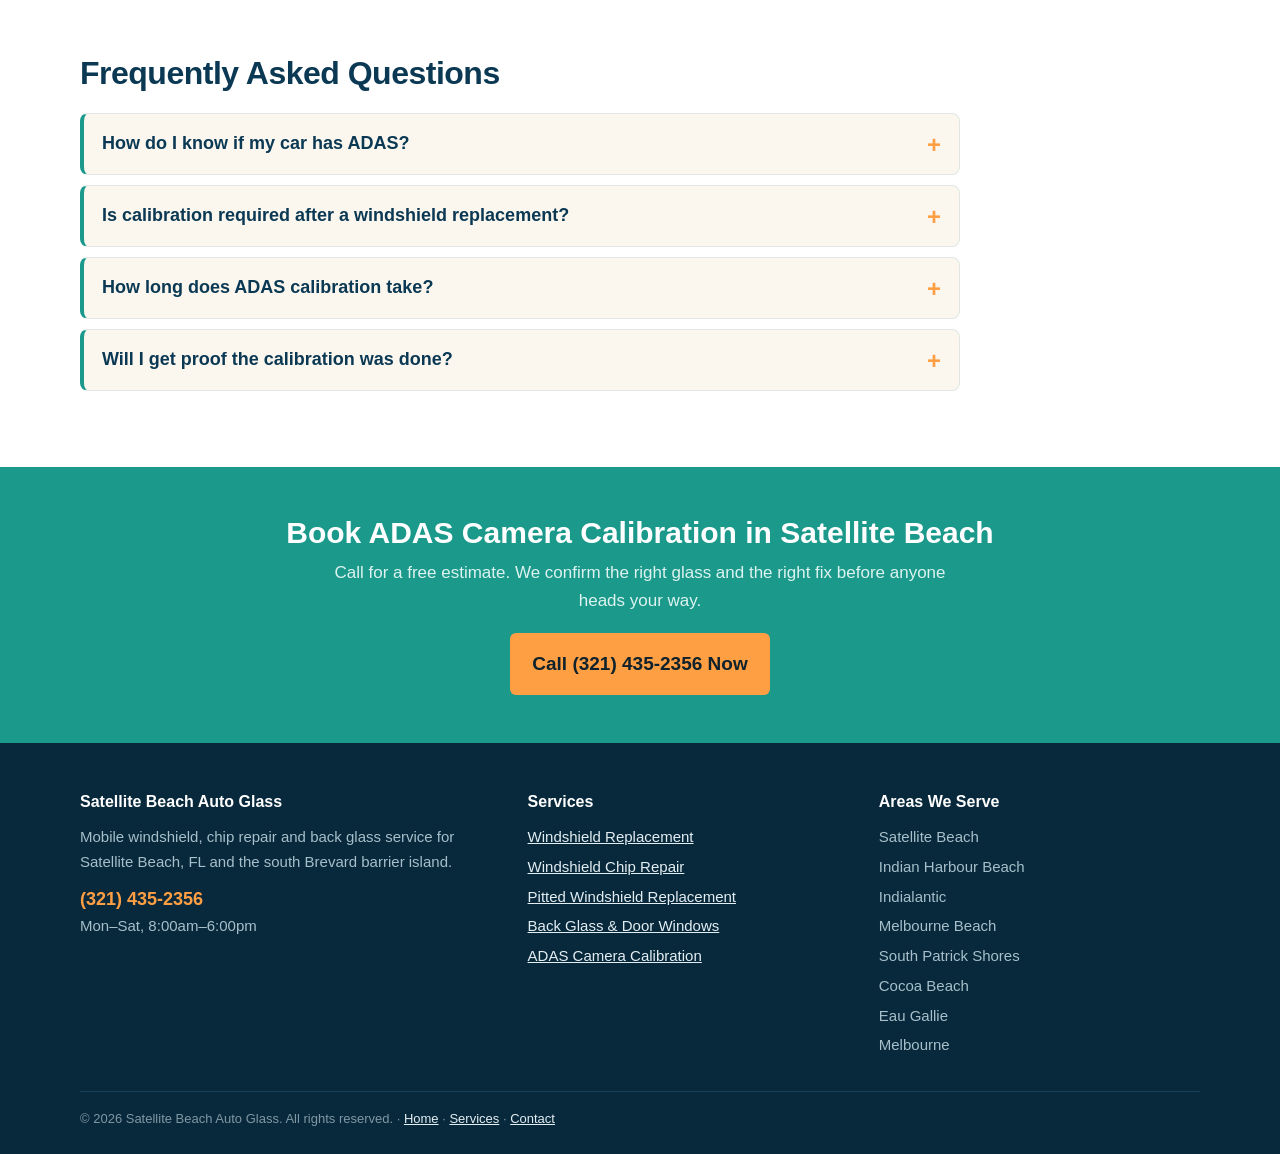
<file: adas-calibration-satellite-beach.html>
<!DOCTYPE html>
<html lang="en">
<head>
<meta charset="utf-8">
<meta name="viewport" content="width=device-width, initial-scale=1">
<title>ADAS Calibration Satellite Beach FL | Windshield Cameras</title>
<meta name="description" content="ADAS windshield camera calibration in Satellite Beach, FL after windshield replacement. Lane-keep and auto-braking cameras re-aimed. Free estimates.">
<link rel="canonical" href="https://www.satellitebeachautoglass.com/adas-calibration-satellite-beach.html">
<meta property="og:title" content="ADAS Calibration Satellite Beach FL | Windshield Cameras">
<meta property="og:description" content="ADAS windshield camera calibration in Satellite Beach, FL after windshield replacement. Lane-keep and auto-braking cameras re-aimed. Free estimates.">
<meta property="og:type" content="website">
<meta property="og:url" content="https://www.satellitebeachautoglass.com/adas-calibration-satellite-beach.html">
<meta property="og:image" content="https://www.satellitebeachautoglass.com/satellite-beach-windshield-install.webp">
<link rel="stylesheet" href="styles.css">
<script type="application/ld+json">{
 "@context": "https://schema.org",
 "@type": "LocalBusiness",
 "name": "Satellite Beach Auto Glass",
 "telephone": "(321) 435-2356",
 "url": "https://www.satellitebeachautoglass.com/",
 "image": "https://www.satellitebeachautoglass.com/satellite-beach-windshield-install.webp",
 "address": {
  "@type": "PostalAddress",
  "streetAddress": "1227 S Patrick Dr Suite 111",
  "addressLocality": "Satellite Beach",
  "addressRegion": "FL",
  "postalCode": "32937",
  "addressCountry": "US"
 },
 "areaServed": [
  "Satellite Beach, FL",
  "Indian Harbour Beach, FL",
  "Indialantic, FL",
  "Melbourne Beach, FL",
  "South Patrick Shores, FL",
  "Cocoa Beach, FL",
  "Eau Gallie, FL",
  "Melbourne, FL"
 ],
 "description": "ADAS Camera Calibration in Satellite Beach, FL",
 "openingHours": "Mo-Sa 08:00-18:00"
}</script>
<script type="application/ld+json">{
 "@context": "https://schema.org",
 "@type": "Service",
 "serviceType": "ADAS Camera Calibration",
 "areaServed": "Satellite Beach, FL",
 "provider": {
  "@type": "LocalBusiness",
  "name": "Satellite Beach Auto Glass",
  "telephone": "(321) 435-2356"
 }
}</script>
<script type="application/ld+json">{
 "@context": "https://schema.org",
 "@type": "FAQPage",
 "mainEntity": [
  {
   "@type": "Question",
   "name": "How do I know if my car has ADAS?",
   "acceptedAnswer": {
    "@type": "Answer",
    "text": "Look for a camera housing behind the rearview mirror at the top of the windshield, or check whether your vehicle has lane departure warning, lane-keep assist, automatic emergency braking or adaptive cruise control. Any of these usually means a camera that needs calibration after new glass."
   }
  },
  {
   "@type": "Question",
   "name": "Is calibration required after a windshield replacement?",
   "acceptedAnswer": {
    "@type": "Answer",
    "text": "Most vehicle makers say yes. Their repair procedures call for calibration whenever a windshield with a camera bracket is replaced. Skipping it can leave the camera aimed slightly wrong, which makes warnings late or steers the lane-keep the wrong way."
   }
  },
  {
   "@type": "Question",
   "name": "How long does ADAS calibration take?",
   "acceptedAnswer": {
    "@type": "Answer",
    "text": "Calibration usually takes 30 minutes to an hour, depending on the vehicle and the method. Some vehicles finish a dynamic calibration in a short drive, while others need a longer run on clearly marked roads."
   }
  },
  {
   "@type": "Question",
   "name": "Will I get proof the calibration was done?",
   "acceptedAnswer": {
    "@type": "Answer",
    "text": "Yes. You get a record showing the calibration was completed, which helps with your insurance claim. Keep it with your vehicle paperwork."
   }
  }
 ]
}</script>
</head>
<body>
<!-- NAV -->
<header class="nav">
  <div class="wrap nav-in">
    <a class="brand" href="/">Satellite Beach<span>Auto Glass</span></a>
    <ul class="links">
      <li><a href="/">Home</a></li>
      <li><a href="services.html">Services</a></li>
      <li><a href="windshield-replacement-satellite-beach.html">Windshields</a></li>
      <li><a href="windshield-chip-repair-satellite-beach.html">Chip Repair</a></li>
      <li><a href="contact.html">Contact</a></li>
    </ul>
    <a class="nav-call" href="tel:+13214352356">&#9742; (321) 435-2356</a>
  </div>
</header>
<!-- HERO -->
<section class="hero">
  <div class="wrap hero-grid">
    <div>
      <span class="tag">ADAS Camera Calibration &middot; Satellite Beach, FL</span>
      <h1>ADAS Camera Calibration in Satellite Beach, FL</h1>
      <p class="lead">ADAS camera calibration in Satellite Beach re-aims the camera behind your windshield after new glass goes in, so lane-keep assist, automatic emergency braking and adaptive cruise see the road the way the vehicle maker intended. Satellite Beach Auto Glass plans calibration as part of every windshield estimate, so your safety systems are checked before you rely on them.</p>
      <ul class="hero-points"><li>Planned with every windshield estimate</li><li>Static or dynamic, per the vehicle maker</li><li>Written record of completion</li></ul>
      <div class="call-big">
        <a class="btn btn-sun" href="tel:+13214352356">Call (321) 435-2356 for a Free Estimate</a>
        <small>Mobile service &middot; Mon&ndash;Sat 8am&ndash;6pm</small>
      </div>
    </div>
    <div>
      <form class="quote" action="https://formspree.io/f/xnpjgzlj" method="POST">
        <h2>Request a Free Glass Estimate</h2>
        <p class="sub">Five quick fields. We call or text back the same business day.</p>
        <input type="hidden" name="_subject" value="New lead - Auto Glass Satellite Beach (ADAS Camera Calibration)">
        <div class="field"><label for="q-name">Name</label><input id="q-name" name="name" type="text" autocomplete="name" required></div>
        <div class="field"><label for="q-phone">Best Phone Number</label><input id="q-phone" name="phone" type="tel" autocomplete="tel" placeholder="(321) 000-0000" required></div>
        <div class="field"><label for="q-vehicle">Year, Make and Model</label><input id="q-vehicle" name="vehicle" type="text" placeholder="e.g. 2021 Honda CR-V"></div>
        <div class="field"><label for="q-service">Service</label><select id="q-service" name="service"><option value="">Choose a service&hellip;</option><option>Windshield Replacement</option><option>Windshield Chip Repair</option><option>Pitted Windshield Replacement</option><option>Back Glass &amp; Door Windows</option><option>ADAS Camera Calibration</option><option>Something else / not sure</option></select></div>
        <div class="field"><label for="q-details">Describe the Damage</label><textarea id="q-details" name="details" placeholder="Example: windshield is hazy and pitted, glare is bad at sunrise"></textarea></div>
        <input type="text" name="_gotcha" style="display:none" tabindex="-1" autocomplete="off">
        <button type="submit">Get My Free Estimate</button>
        <p class="alt">Prefer to talk? Call <a href="tel:+13214352356">(321) 435-2356</a></p>
      </form>
    </div>
  </div>
</section>
<div class="band short"><img src="adas-calibration-carport.webp" alt="ADAS calibration target in front of a pickup in a Satellite Beach carport" width="1600" height="900"></div>

<section class="sec alt">
  <div class="wrap">
    <h2>What Does ADAS Camera Calibration Involve?</h2>
    <p>ADAS calibration starts with a scan of the vehicle&rsquo;s computer to see which driver-assist systems are installed and whether any fault codes are stored. A static calibration places a printed target at a measured distance in front of the parked vehicle while the camera learns it. A dynamic calibration has the vehicle driven on clearly marked roads at a steady speed while the camera relearns the lane lines. Some vehicles need one method and some need both.</p>
  </div>
</section>

<section class="sec">
  <div class="wrap">
    <h2>When Do You Need ADAS Camera Calibration?</h2>
    <div class="signs"><div class="sign"><strong>After a windshield replacement</strong><p>The camera is mounted to the glass, so new glass changes its angle.</p></div><div class="sign"><strong>A dash warning after glass work</strong><p>Lane or collision lights after an install mean the camera needs attention.</p></div><div class="sign"><strong>Lane-keep pulling the wrong way</strong><p>A camera aimed slightly off can steer you toward the lane line.</p></div><div class="sign"><strong>After an alignment or suspension work</strong><p>Ride height and wheel angle changes affect what the camera sees.</p></div><div class="sign"><strong>After a minor front-end bump</strong><p>A small collision can shift the aim of cameras and sensors.</p></div><div class="sign"><strong>Warnings that come late</strong><p>Collision alerts that arrive too late are a sign the camera is off.</p></div></div>
  </div>
</section>

<section class="sec coq">
  <div class="wrap">
    <h2>Why Does a New Windshield Affect the Camera?</h2>
    <p>The forward camera sits in a bracket glued to the inside of the windshield, just behind the mirror. Every windshield sits a tiny bit differently in its frame, and a change of a fraction of a degree moves where the camera is looking far down the road. The vehicle&rsquo;s computer cannot correct that on its own, so the camera has to be calibrated to the new glass.</p>
  </div>
</section>

<section class="sec alt">
  <div class="wrap">
    <h2>What Affects the Cost of ADAS Calibration in Satellite Beach?</h2>
    <p>ADAS calibration cost depends on the vehicle and the method the vehicle maker requires. Static calibration needs level floor space and targets, dynamic calibration needs a drive on well-marked roads, and some vehicles need both. Many insurers include calibration as part of a covered windshield claim. Call with your year, make and model for a free estimate.</p>
  </div>
</section>

<section class="sec">
  <div class="wrap">
    <h2>Static vs. Dynamic Calibration: Which Does Your Vehicle Need?</h2>
    <table class="cmp"><thead><tr><th></th><th>Static</th><th>Dynamic</th></tr></thead><tbody><tr><td><strong>How it works</strong></td><td>Targets set in front of the parked vehicle</td><td>Camera relearns during a test drive</td></tr><tr><td><strong>Space needed</strong></td><td>Flat, level floor with room for targets</td><td>Well-marked roads at a steady speed</td></tr><tr><td><strong>Weather</strong></td><td>Covered, well-lit space</td><td>Clear lane lines and decent weather</td></tr><tr><td><strong>Who decides</strong></td><td>The vehicle maker&rsquo;s repair procedure</td><td>The vehicle maker&rsquo;s repair procedure</td></tr></tbody></table>
    <p style="margin-top:16px;">Calibration usually follows a <a class="body-link" href="windshield-replacement-satellite-beach.html" style="color: #2563eb; text-decoration: underline;">windshield replacement</a>, so the two are estimated together. We also handle <a class="body-link" href="windshield-replacement-satellite-beach.html" style="color: #2563eb; text-decoration: underline;">windshield replacement</a> and <a class="body-link" href="windshield-chip-repair-satellite-beach.html" style="color: #2563eb; text-decoration: underline;">windshield chip repair</a>, or you can see <a class="body-link" href="services.html" style="color: #2563eb; text-decoration: underline;">all auto glass services in Satellite Beach</a>.</p>
  </div>
</section>

<section class="sec alt">
  <div class="wrap">
    <h2>Frequently Asked Questions</h2>
    <div class="faq"><details><summary><h3>How do I know if my car has ADAS?</h3></summary><div class="ans"><p>Look for a camera housing behind the rearview mirror at the top of the windshield, or check whether your vehicle has lane departure warning, lane-keep assist, automatic emergency braking or adaptive cruise control. Any of these usually means a camera that needs calibration after new glass.</p></div></details><details><summary><h3>Is calibration required after a windshield replacement?</h3></summary><div class="ans"><p>Most vehicle makers say yes. Their repair procedures call for calibration whenever a windshield with a camera bracket is replaced. Skipping it can leave the camera aimed slightly wrong, which makes warnings late or steers the lane-keep the wrong way.</p></div></details><details><summary><h3>How long does ADAS calibration take?</h3></summary><div class="ans"><p>Calibration usually takes 30 minutes to an hour, depending on the vehicle and the method. Some vehicles finish a dynamic calibration in a short drive, while others need a longer run on clearly marked roads.</p></div></details><details><summary><h3>Will I get proof the calibration was done?</h3></summary><div class="ans"><p>Yes. You get a record showing the calibration was completed, which helps with your insurance claim. Keep it with your vehicle paperwork.</p></div></details></div>
  </div>
</section>
<!-- CTA -->
<section class="cta">
  <div class="wrap">
    <h2>Book ADAS Camera Calibration in Satellite Beach</h2>
    <p>Call for a free estimate. We confirm the right glass and the right fix before anyone heads your way.</p>
    <a class="btn btn-pine" href="tel:+13214352356">Call (321) 435-2356 Now</a>
  </div>
</section>
<!-- FOOTER -->
<footer class="foot">
  <div class="wrap">
    <div class="foot-grid">
      <div>
        <h4>Satellite Beach Auto Glass</h4>
        <p>Mobile windshield, chip repair and back glass service for Satellite Beach, FL and the south Brevard barrier island.</p>
        <p style="margin-top:10px;"><a class="tel" href="tel:+13214352356">(321) 435-2356</a></p>
        <p>Mon&ndash;Sat, 8:00am&ndash;6:00pm</p>
      </div>
      <div>
        <h4>Services</h4>
        <ul><li><a href="windshield-replacement-satellite-beach.html">Windshield Replacement</a></li><li><a href="windshield-chip-repair-satellite-beach.html">Windshield Chip Repair</a></li><li><a href="pitted-windshield-replacement-satellite-beach.html">Pitted Windshield Replacement</a></li><li><a href="back-glass-replacement-satellite-beach.html">Back Glass &amp; Door Windows</a></li><li><a href="adas-calibration-satellite-beach.html">ADAS Camera Calibration</a></li></ul>
      </div>
      <div>
        <h4>Areas We Serve</h4>
        <ul><li>Satellite Beach</li><li>Indian Harbour Beach</li><li>Indialantic</li><li>Melbourne Beach</li><li>South Patrick Shores</li><li>Cocoa Beach</li><li>Eau Gallie</li><li>Melbourne</li></ul>
      </div>
    </div>
    <p class="copy">&copy; 2026 Satellite Beach Auto Glass. All rights reserved. &middot; <a href="/">Home</a> &middot; <a href="services.html">Services</a> &middot; <a href="contact.html">Contact</a></p>
  </div>
</footer>
</body>
</html>
</file>
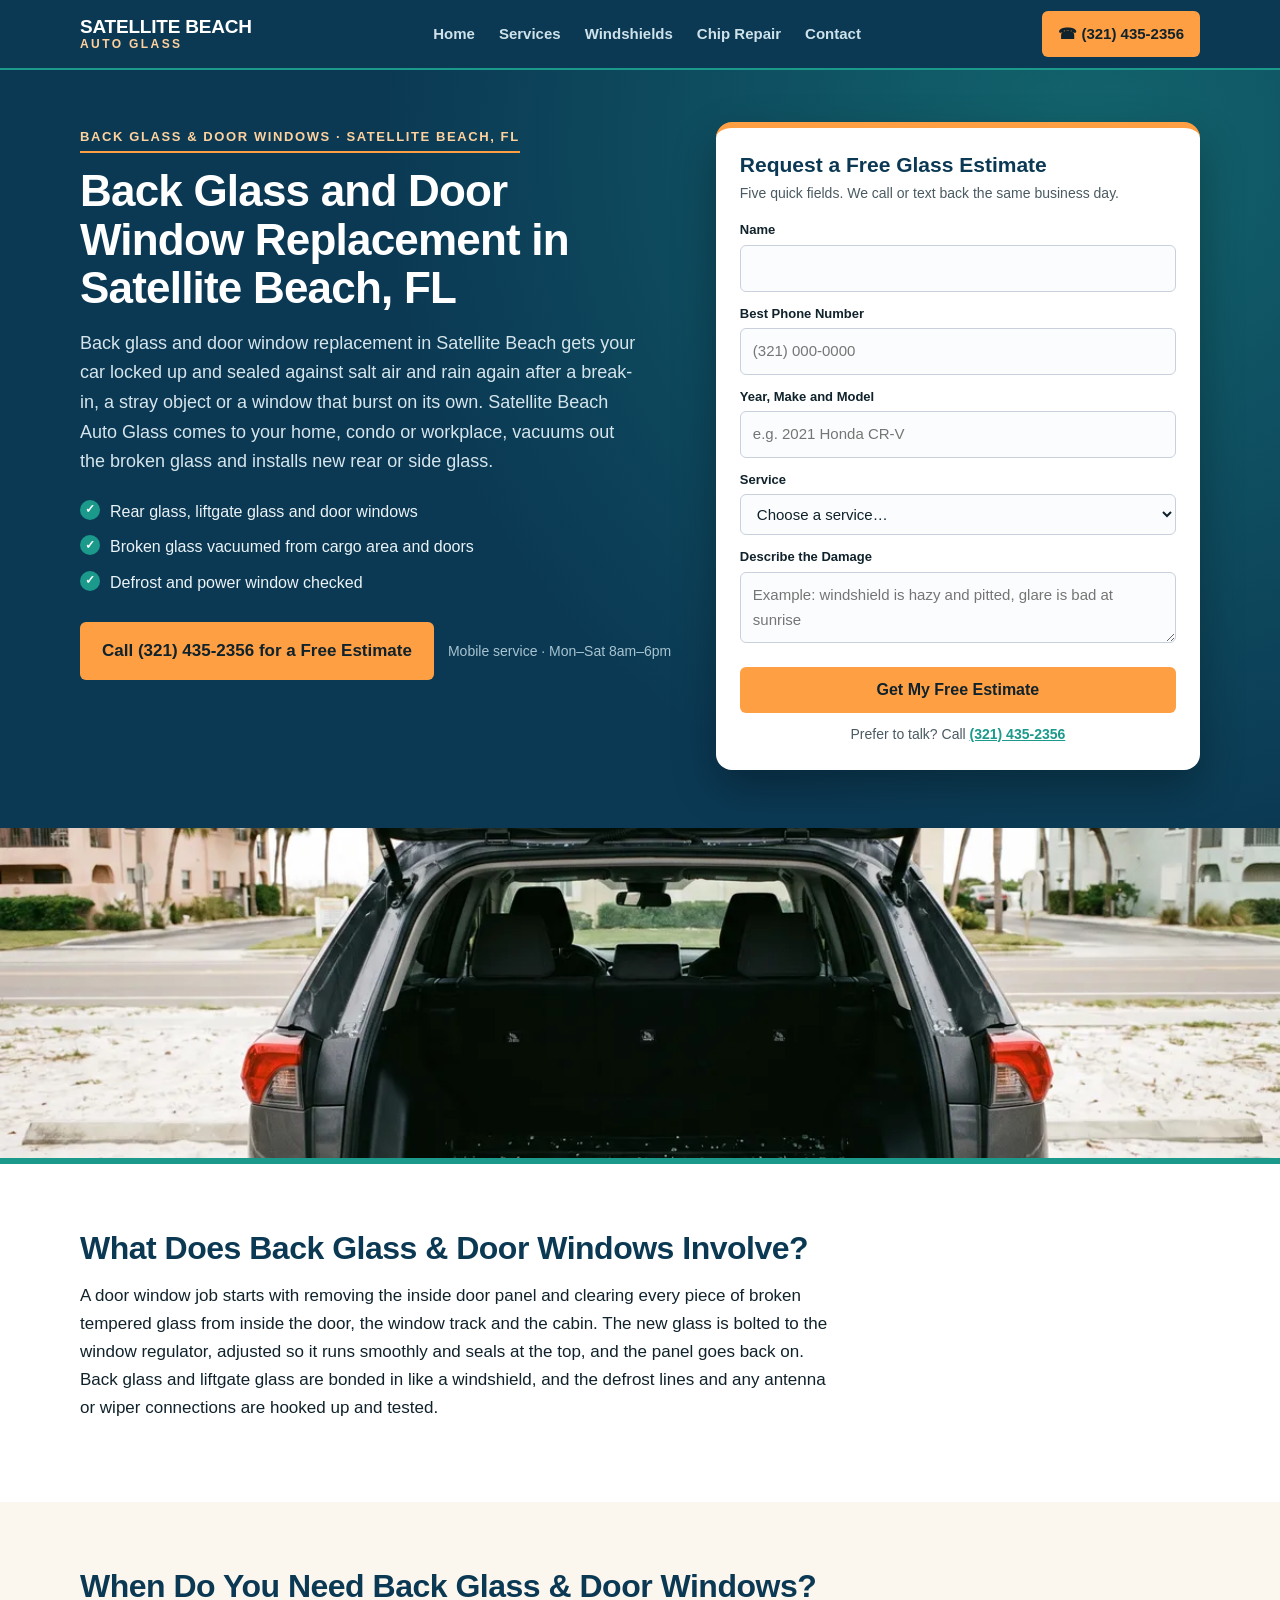
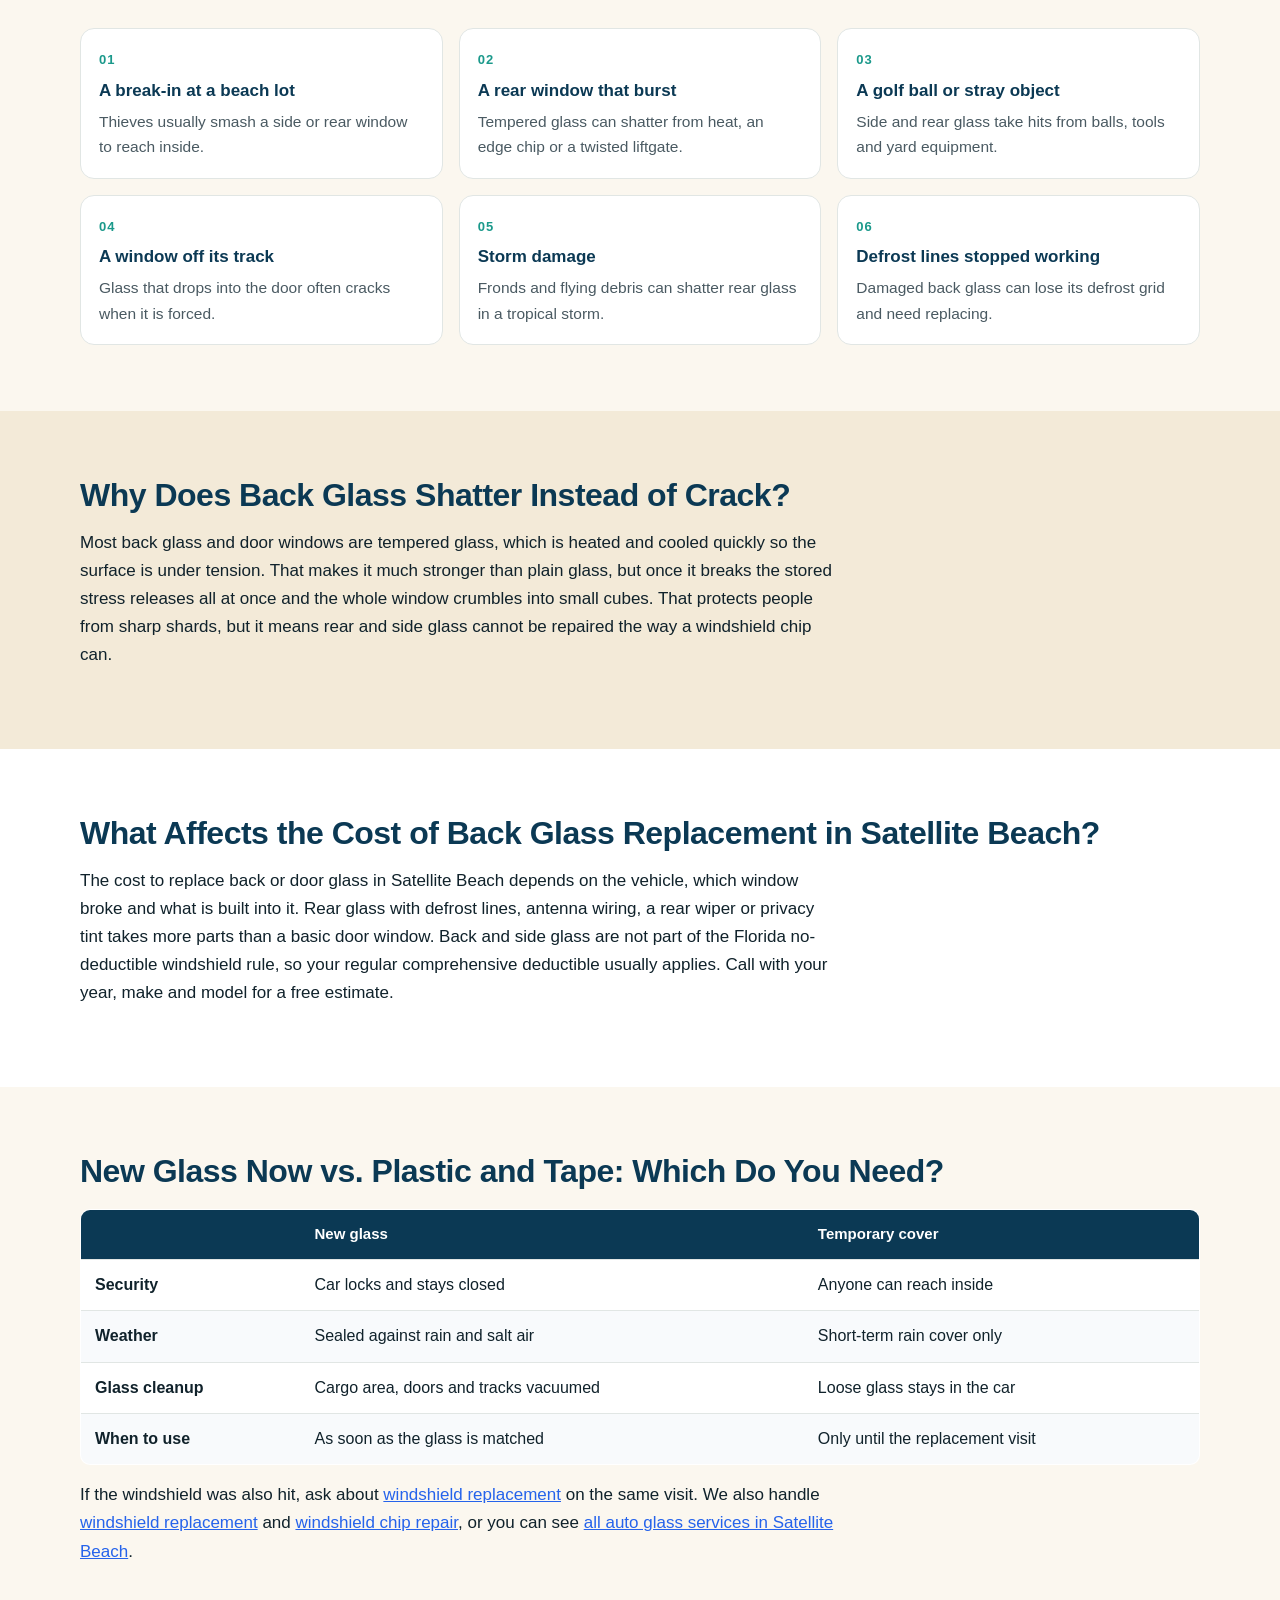
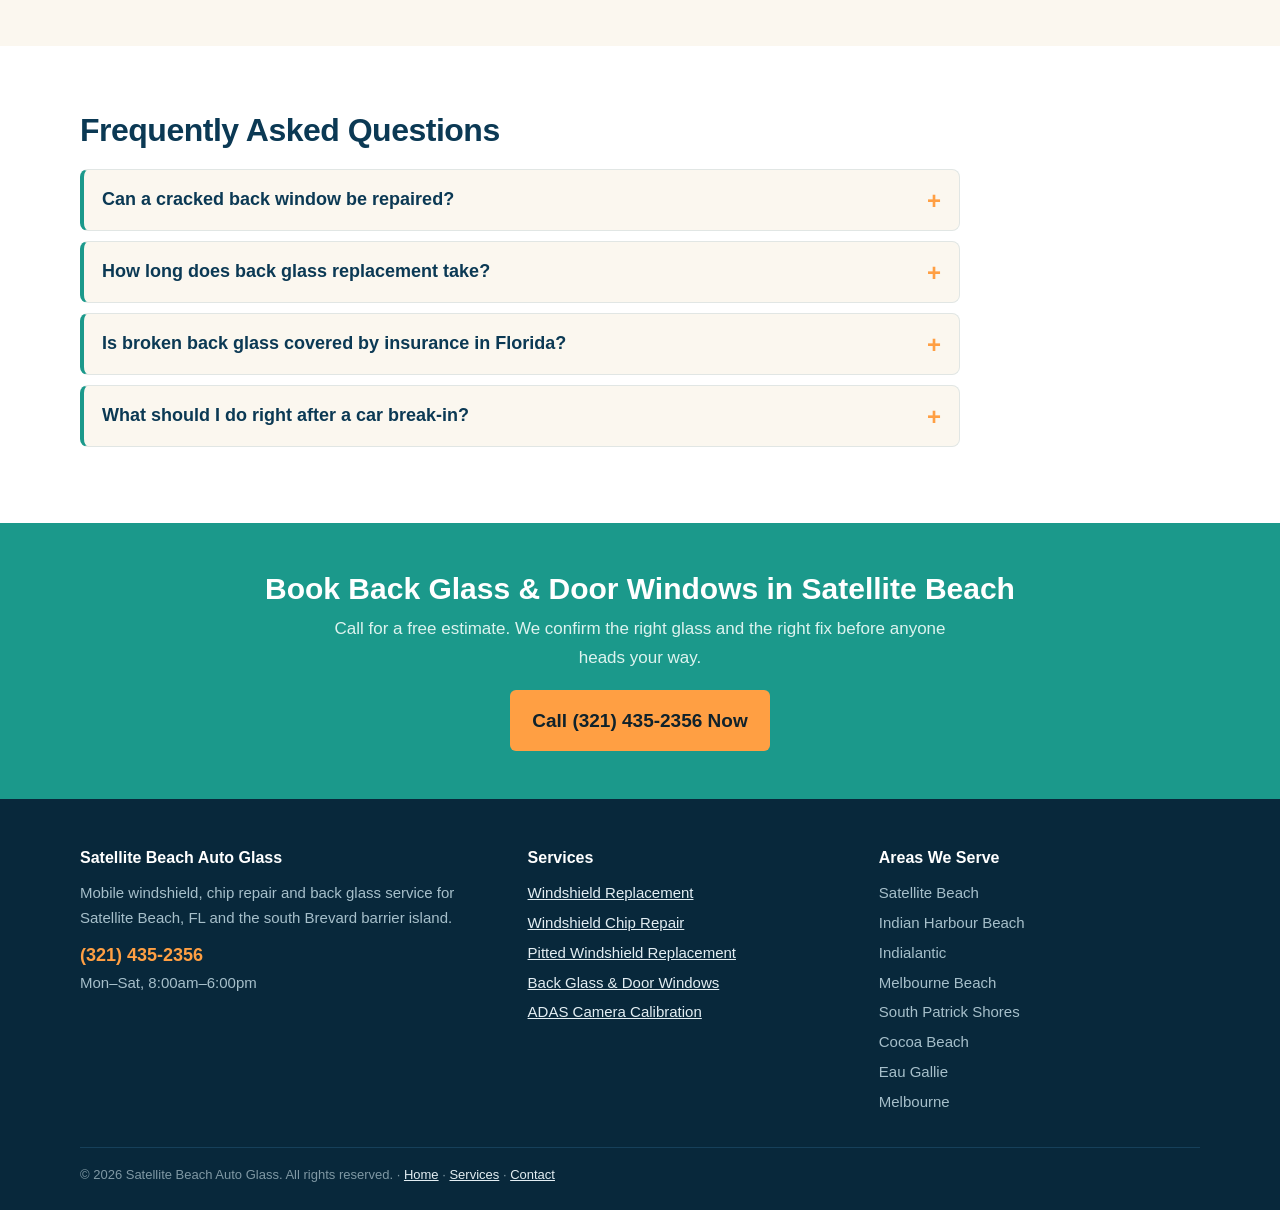
<file: back-glass-replacement-satellite-beach.html>
<!DOCTYPE html>
<html lang="en">
<head>
<meta charset="utf-8">
<meta name="viewport" content="width=device-width, initial-scale=1">
<title>Back Glass Replacement Satellite Beach FL | Door Glass</title>
<meta name="description" content="Back glass, liftgate glass and door window replacement in Satellite Beach, FL. Broken glass cleaned out and new glass installed at your home.">
<link rel="canonical" href="https://www.satellitebeachautoglass.com/back-glass-replacement-satellite-beach.html">
<meta property="og:title" content="Back Glass Replacement Satellite Beach FL | Door Glass">
<meta property="og:description" content="Back glass, liftgate glass and door window replacement in Satellite Beach, FL. Broken glass cleaned out and new glass installed at your home.">
<meta property="og:type" content="website">
<meta property="og:url" content="https://www.satellitebeachautoglass.com/back-glass-replacement-satellite-beach.html">
<meta property="og:image" content="https://www.satellitebeachautoglass.com/satellite-beach-windshield-install.webp">
<link rel="stylesheet" href="styles.css">
<script type="application/ld+json">{
 "@context": "https://schema.org",
 "@type": "LocalBusiness",
 "name": "Satellite Beach Auto Glass",
 "telephone": "(321) 435-2356",
 "url": "https://www.satellitebeachautoglass.com/",
 "image": "https://www.satellitebeachautoglass.com/satellite-beach-windshield-install.webp",
 "address": {
  "@type": "PostalAddress",
  "streetAddress": "1227 S Patrick Dr Suite 111",
  "addressLocality": "Satellite Beach",
  "addressRegion": "FL",
  "postalCode": "32937",
  "addressCountry": "US"
 },
 "areaServed": [
  "Satellite Beach, FL",
  "Indian Harbour Beach, FL",
  "Indialantic, FL",
  "Melbourne Beach, FL",
  "South Patrick Shores, FL",
  "Cocoa Beach, FL",
  "Eau Gallie, FL",
  "Melbourne, FL"
 ],
 "description": "Back Glass & Door Windows in Satellite Beach, FL",
 "openingHours": "Mo-Sa 08:00-18:00"
}</script>
<script type="application/ld+json">{
 "@context": "https://schema.org",
 "@type": "Service",
 "serviceType": "Back Glass & Door Windows",
 "areaServed": "Satellite Beach, FL",
 "provider": {
  "@type": "LocalBusiness",
  "name": "Satellite Beach Auto Glass",
  "telephone": "(321) 435-2356"
 }
}</script>
<script type="application/ld+json">{
 "@context": "https://schema.org",
 "@type": "FAQPage",
 "mainEntity": [
  {
   "@type": "Question",
   "name": "Can a cracked back window be repaired?",
   "acceptedAnswer": {
    "@type": "Answer",
    "text": "No. Back glass and door windows are usually tempered glass, which cannot be filled with resin like a windshield chip. Once tempered glass is damaged it needs to be replaced, and it often shatters completely within days."
   }
  },
  {
   "@type": "Question",
   "name": "How long does back glass replacement take?",
   "acceptedAnswer": {
    "@type": "Answer",
    "text": "Most door windows take about an hour, including cleanup. Back glass and liftgate glass take a little longer because they are bonded in place and the defrost lines need to be connected and tested."
   }
  },
  {
   "@type": "Question",
   "name": "Is broken back glass covered by insurance in Florida?",
   "acceptedAnswer": {
    "@type": "Answer",
    "text": "Comprehensive coverage usually pays for broken rear and side glass, including break-ins and storm damage. The Florida rule that waives the deductible applies only to windshields, so your regular deductible usually applies here."
   }
  },
  {
   "@type": "Question",
   "name": "What should I do right after a car break-in?",
   "acceptedAnswer": {
    "@type": "Answer",
    "text": "File a police report if anything was taken, then tape heavy plastic over the opening and avoid the seats until the glass is cleaned out. Call us for the replacement and keep the report number for your claim."
   }
  }
 ]
}</script>
</head>
<body>
<!-- NAV -->
<header class="nav">
  <div class="wrap nav-in">
    <a class="brand" href="/">Satellite Beach<span>Auto Glass</span></a>
    <ul class="links">
      <li><a href="/">Home</a></li>
      <li><a href="services.html">Services</a></li>
      <li><a href="windshield-replacement-satellite-beach.html">Windshields</a></li>
      <li><a href="windshield-chip-repair-satellite-beach.html">Chip Repair</a></li>
      <li><a href="contact.html">Contact</a></li>
    </ul>
    <a class="nav-call" href="tel:+13214352356">&#9742; (321) 435-2356</a>
  </div>
</header>
<!-- HERO -->
<section class="hero">
  <div class="wrap hero-grid">
    <div>
      <span class="tag">Back Glass &amp; Door Windows &middot; Satellite Beach, FL</span>
      <h1>Back Glass and Door Window Replacement in Satellite Beach, FL</h1>
      <p class="lead">Back glass and door window replacement in Satellite Beach gets your car locked up and sealed against salt air and rain again after a break-in, a stray object or a window that burst on its own. Satellite Beach Auto Glass comes to your home, condo or workplace, vacuums out the broken glass and installs new rear or side glass.</p>
      <ul class="hero-points"><li>Rear glass, liftgate glass and door windows</li><li>Broken glass vacuumed from cargo area and doors</li><li>Defrost and power window checked</li></ul>
      <div class="call-big">
        <a class="btn btn-sun" href="tel:+13214352356">Call (321) 435-2356 for a Free Estimate</a>
        <small>Mobile service &middot; Mon&ndash;Sat 8am&ndash;6pm</small>
      </div>
    </div>
    <div>
      <form class="quote" action="https://formspree.io/f/xnpjgzlj" method="POST">
        <h2>Request a Free Glass Estimate</h2>
        <p class="sub">Five quick fields. We call or text back the same business day.</p>
        <input type="hidden" name="_subject" value="New lead - Auto Glass Satellite Beach (Back Glass & Door Windows)">
        <div class="field"><label for="q-name">Name</label><input id="q-name" name="name" type="text" autocomplete="name" required></div>
        <div class="field"><label for="q-phone">Best Phone Number</label><input id="q-phone" name="phone" type="tel" autocomplete="tel" placeholder="(321) 000-0000" required></div>
        <div class="field"><label for="q-vehicle">Year, Make and Model</label><input id="q-vehicle" name="vehicle" type="text" placeholder="e.g. 2021 Honda CR-V"></div>
        <div class="field"><label for="q-service">Service</label><select id="q-service" name="service"><option value="">Choose a service&hellip;</option><option>Windshield Replacement</option><option>Windshield Chip Repair</option><option>Pitted Windshield Replacement</option><option>Back Glass &amp; Door Windows</option><option>ADAS Camera Calibration</option><option>Something else / not sure</option></select></div>
        <div class="field"><label for="q-details">Describe the Damage</label><textarea id="q-details" name="details" placeholder="Example: windshield is hazy and pitted, glare is bad at sunrise"></textarea></div>
        <input type="text" name="_gotcha" style="display:none" tabindex="-1" autocomplete="off">
        <button type="submit">Get My Free Estimate</button>
        <p class="alt">Prefer to talk? Call <a href="tel:+13214352356">(321) 435-2356</a></p>
      </form>
    </div>
  </div>
</section>
<div class="band short"><img src="shattered-suv-back-glass.webp" alt="SUV with shattered back glass in a Satellite Beach parking lot" width="1600" height="900"></div>

<section class="sec alt">
  <div class="wrap">
    <h2>What Does Back Glass &amp; Door Windows Involve?</h2>
    <p>A door window job starts with removing the inside door panel and clearing every piece of broken tempered glass from inside the door, the window track and the cabin. The new glass is bolted to the window regulator, adjusted so it runs smoothly and seals at the top, and the panel goes back on. Back glass and liftgate glass are bonded in like a windshield, and the defrost lines and any antenna or wiper connections are hooked up and tested.</p>
  </div>
</section>

<section class="sec">
  <div class="wrap">
    <h2>When Do You Need Back Glass &amp; Door Windows?</h2>
    <div class="signs"><div class="sign"><strong>A break-in at a beach lot</strong><p>Thieves usually smash a side or rear window to reach inside.</p></div><div class="sign"><strong>A rear window that burst</strong><p>Tempered glass can shatter from heat, an edge chip or a twisted liftgate.</p></div><div class="sign"><strong>A golf ball or stray object</strong><p>Side and rear glass take hits from balls, tools and yard equipment.</p></div><div class="sign"><strong>A window off its track</strong><p>Glass that drops into the door often cracks when it is forced.</p></div><div class="sign"><strong>Storm damage</strong><p>Fronds and flying debris can shatter rear glass in a tropical storm.</p></div><div class="sign"><strong>Defrost lines stopped working</strong><p>Damaged back glass can lose its defrost grid and need replacing.</p></div></div>
  </div>
</section>

<section class="sec coq">
  <div class="wrap">
    <h2>Why Does Back Glass Shatter Instead of Crack?</h2>
    <p>Most back glass and door windows are tempered glass, which is heated and cooled quickly so the surface is under tension. That makes it much stronger than plain glass, but once it breaks the stored stress releases all at once and the whole window crumbles into small cubes. That protects people from sharp shards, but it means rear and side glass cannot be repaired the way a windshield chip can.</p>
  </div>
</section>

<section class="sec alt">
  <div class="wrap">
    <h2>What Affects the Cost of Back Glass Replacement in Satellite Beach?</h2>
    <p>The cost to replace back or door glass in Satellite Beach depends on the vehicle, which window broke and what is built into it. Rear glass with defrost lines, antenna wiring, a rear wiper or privacy tint takes more parts than a basic door window. Back and side glass are not part of the Florida no-deductible windshield rule, so your regular comprehensive deductible usually applies. Call with your year, make and model for a free estimate.</p>
  </div>
</section>

<section class="sec">
  <div class="wrap">
    <h2>New Glass Now vs. Plastic and Tape: Which Do You Need?</h2>
    <table class="cmp"><thead><tr><th></th><th>New glass</th><th>Temporary cover</th></tr></thead><tbody><tr><td><strong>Security</strong></td><td>Car locks and stays closed</td><td>Anyone can reach inside</td></tr><tr><td><strong>Weather</strong></td><td>Sealed against rain and salt air</td><td>Short-term rain cover only</td></tr><tr><td><strong>Glass cleanup</strong></td><td>Cargo area, doors and tracks vacuumed</td><td>Loose glass stays in the car</td></tr><tr><td><strong>When to use</strong></td><td>As soon as the glass is matched</td><td>Only until the replacement visit</td></tr></tbody></table>
    <p style="margin-top:16px;">If the windshield was also hit, ask about <a class="body-link" href="windshield-replacement-satellite-beach.html" style="color: #2563eb; text-decoration: underline;">windshield replacement</a> on the same visit. We also handle <a class="body-link" href="windshield-replacement-satellite-beach.html" style="color: #2563eb; text-decoration: underline;">windshield replacement</a> and <a class="body-link" href="windshield-chip-repair-satellite-beach.html" style="color: #2563eb; text-decoration: underline;">windshield chip repair</a>, or you can see <a class="body-link" href="services.html" style="color: #2563eb; text-decoration: underline;">all auto glass services in Satellite Beach</a>.</p>
  </div>
</section>

<section class="sec alt">
  <div class="wrap">
    <h2>Frequently Asked Questions</h2>
    <div class="faq"><details><summary><h3>Can a cracked back window be repaired?</h3></summary><div class="ans"><p>No. Back glass and door windows are usually tempered glass, which cannot be filled with resin like a windshield chip. Once tempered glass is damaged it needs to be replaced, and it often shatters completely within days.</p></div></details><details><summary><h3>How long does back glass replacement take?</h3></summary><div class="ans"><p>Most door windows take about an hour, including cleanup. Back glass and liftgate glass take a little longer because they are bonded in place and the defrost lines need to be connected and tested.</p></div></details><details><summary><h3>Is broken back glass covered by insurance in Florida?</h3></summary><div class="ans"><p>Comprehensive coverage usually pays for broken rear and side glass, including break-ins and storm damage. The Florida rule that waives the deductible applies only to windshields, so your regular deductible usually applies here.</p></div></details><details><summary><h3>What should I do right after a car break-in?</h3></summary><div class="ans"><p>File a police report if anything was taken, then tape heavy plastic over the opening and avoid the seats until the glass is cleaned out. Call us for the replacement and keep the report number for your claim.</p></div></details></div>
  </div>
</section>
<!-- CTA -->
<section class="cta">
  <div class="wrap">
    <h2>Book Back Glass &amp; Door Windows in Satellite Beach</h2>
    <p>Call for a free estimate. We confirm the right glass and the right fix before anyone heads your way.</p>
    <a class="btn btn-pine" href="tel:+13214352356">Call (321) 435-2356 Now</a>
  </div>
</section>
<!-- FOOTER -->
<footer class="foot">
  <div class="wrap">
    <div class="foot-grid">
      <div>
        <h4>Satellite Beach Auto Glass</h4>
        <p>Mobile windshield, chip repair and back glass service for Satellite Beach, FL and the south Brevard barrier island.</p>
        <p style="margin-top:10px;"><a class="tel" href="tel:+13214352356">(321) 435-2356</a></p>
        <p>Mon&ndash;Sat, 8:00am&ndash;6:00pm</p>
      </div>
      <div>
        <h4>Services</h4>
        <ul><li><a href="windshield-replacement-satellite-beach.html">Windshield Replacement</a></li><li><a href="windshield-chip-repair-satellite-beach.html">Windshield Chip Repair</a></li><li><a href="pitted-windshield-replacement-satellite-beach.html">Pitted Windshield Replacement</a></li><li><a href="back-glass-replacement-satellite-beach.html">Back Glass &amp; Door Windows</a></li><li><a href="adas-calibration-satellite-beach.html">ADAS Camera Calibration</a></li></ul>
      </div>
      <div>
        <h4>Areas We Serve</h4>
        <ul><li>Satellite Beach</li><li>Indian Harbour Beach</li><li>Indialantic</li><li>Melbourne Beach</li><li>South Patrick Shores</li><li>Cocoa Beach</li><li>Eau Gallie</li><li>Melbourne</li></ul>
      </div>
    </div>
    <p class="copy">&copy; 2026 Satellite Beach Auto Glass. All rights reserved. &middot; <a href="/">Home</a> &middot; <a href="services.html">Services</a> &middot; <a href="contact.html">Contact</a></p>
  </div>
</footer>
</body>
</html>
</file>
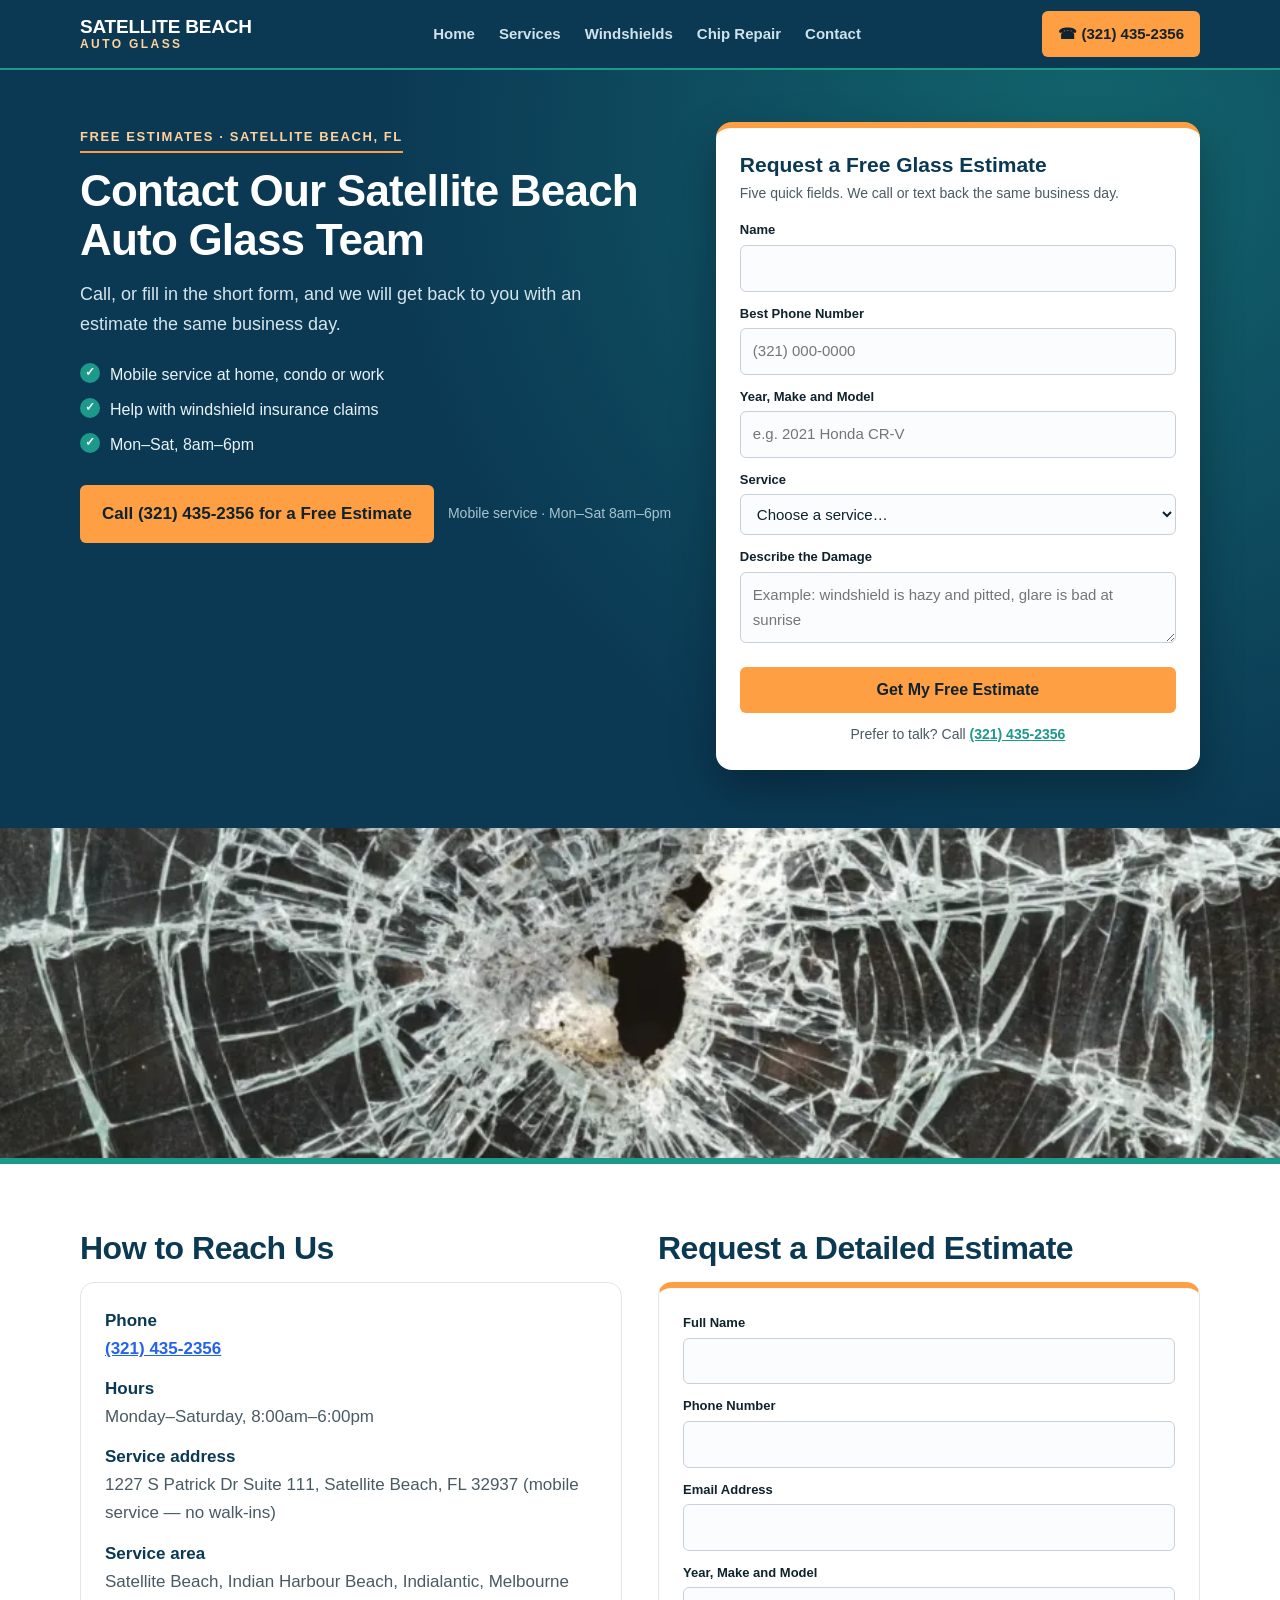
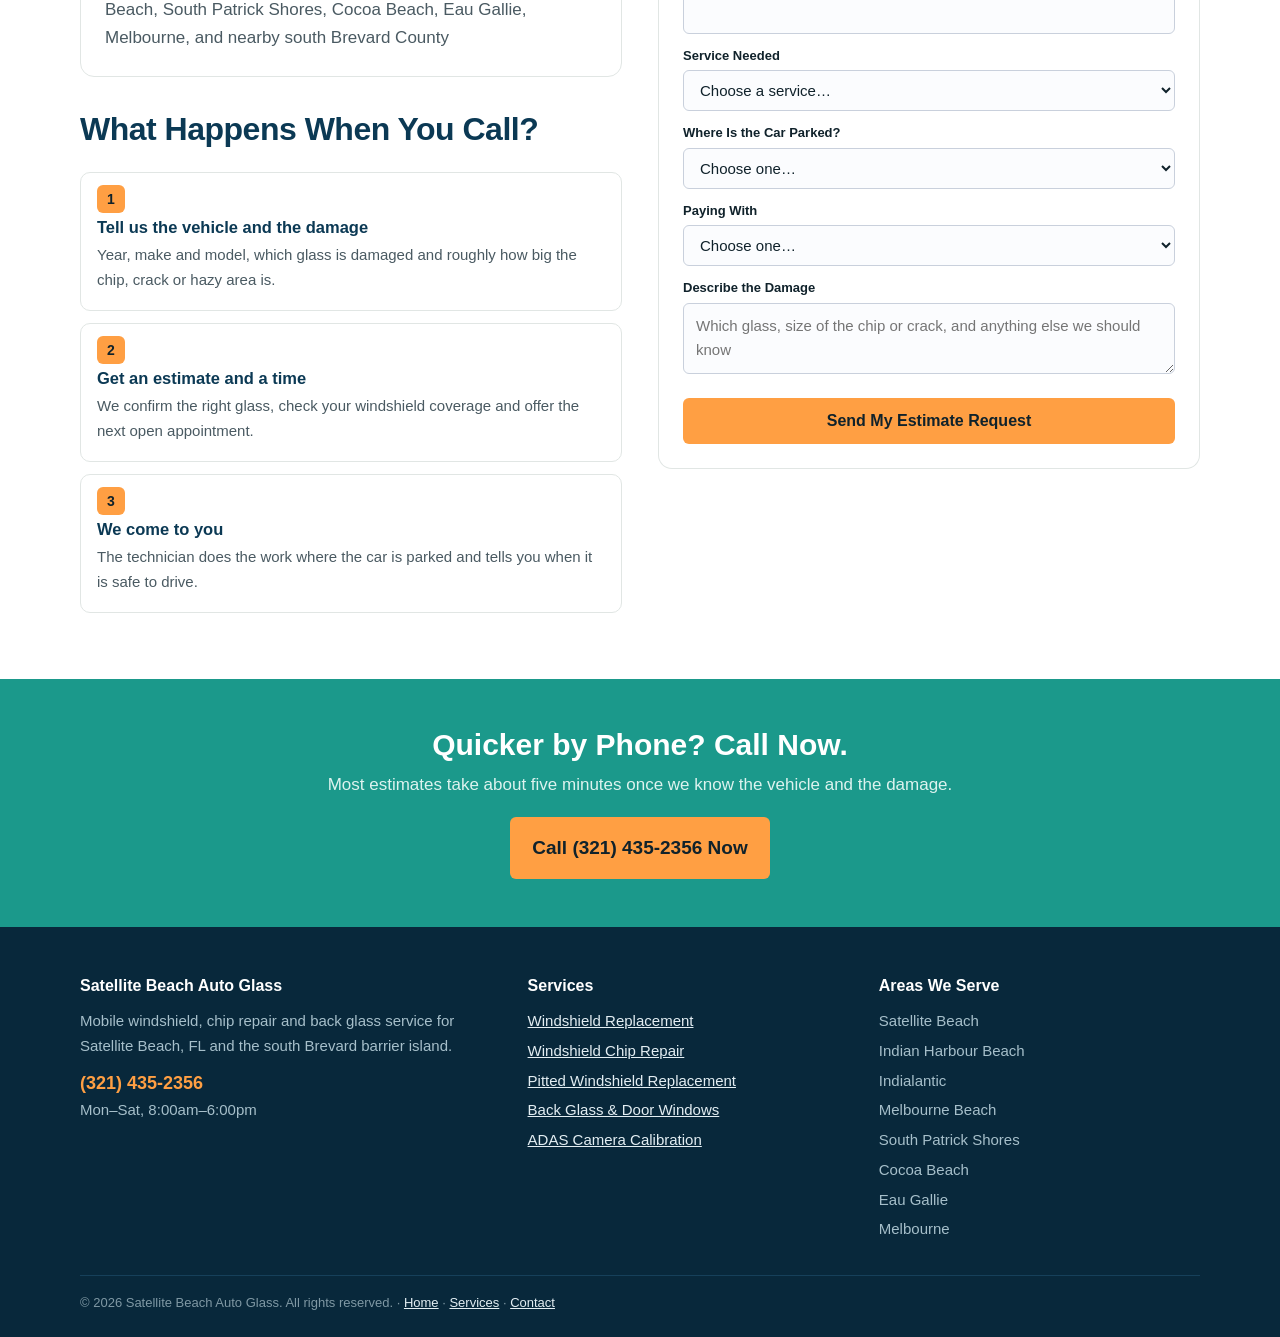
<file: contact.html>
<!DOCTYPE html>
<html lang="en">
<head>
<meta charset="utf-8">
<meta name="viewport" content="width=device-width, initial-scale=1">
<title>Contact Satellite Beach Auto Glass | Free Estimate</title>
<meta name="description" content="Call (321) 435-2356 or send the form for a free auto glass estimate in Satellite Beach, FL. Mobile windshield, chip repair and back glass service.">
<link rel="canonical" href="https://www.satellitebeachautoglass.com/contact.html">
<meta property="og:title" content="Contact Satellite Beach Auto Glass | Free Estimate">
<meta property="og:description" content="Call (321) 435-2356 or send the form for a free auto glass estimate in Satellite Beach, FL. Mobile windshield, chip repair and back glass service.">
<meta property="og:type" content="website">
<meta property="og:url" content="https://www.satellitebeachautoglass.com/contact.html">
<meta property="og:image" content="https://www.satellitebeachautoglass.com/satellite-beach-windshield-install.webp">
<link rel="stylesheet" href="styles.css">
<script type="application/ld+json">{
 "@context": "https://schema.org",
 "@type": "LocalBusiness",
 "name": "Satellite Beach Auto Glass",
 "telephone": "(321) 435-2356",
 "url": "https://www.satellitebeachautoglass.com/",
 "image": "https://www.satellitebeachautoglass.com/satellite-beach-windshield-install.webp",
 "address": {
  "@type": "PostalAddress",
  "streetAddress": "1227 S Patrick Dr Suite 111",
  "addressLocality": "Satellite Beach",
  "addressRegion": "FL",
  "postalCode": "32937",
  "addressCountry": "US"
 },
 "areaServed": [
  "Satellite Beach, FL",
  "Indian Harbour Beach, FL",
  "Indialantic, FL",
  "Melbourne Beach, FL",
  "South Patrick Shores, FL",
  "Cocoa Beach, FL",
  "Eau Gallie, FL",
  "Melbourne, FL"
 ],
 "description": "Contact Satellite Beach Auto Glass for mobile windshield and auto glass service in Satellite Beach, FL",
 "openingHours": "Mo-Sa 08:00-18:00"
}</script>
</head>
<body>
<!-- NAV -->
<header class="nav">
  <div class="wrap nav-in">
    <a class="brand" href="/">Satellite Beach<span>Auto Glass</span></a>
    <ul class="links">
      <li><a href="/">Home</a></li>
      <li><a href="services.html">Services</a></li>
      <li><a href="windshield-replacement-satellite-beach.html">Windshields</a></li>
      <li><a href="windshield-chip-repair-satellite-beach.html">Chip Repair</a></li>
      <li><a href="contact.html">Contact</a></li>
    </ul>
    <a class="nav-call" href="tel:+13214352356">&#9742; (321) 435-2356</a>
  </div>
</header>
<!-- HERO -->
<section class="hero">
  <div class="wrap hero-grid">
    <div>
      <span class="tag">Free Estimates &middot; Satellite Beach, FL</span>
      <h1>Contact Our Satellite Beach Auto Glass Team</h1>
      <p class="lead">Call, or fill in the short form, and we will get back to you with an estimate the same business day.</p>
      <ul class="hero-points"><li>Mobile service at home, condo or work</li><li>Help with windshield insurance claims</li><li>Mon&ndash;Sat, 8am&ndash;6pm</li></ul>
      <div class="call-big">
        <a class="btn btn-sun" href="tel:+13214352356">Call (321) 435-2356 for a Free Estimate</a>
        <small>Mobile service &middot; Mon&ndash;Sat 8am&ndash;6pm</small>
      </div>
    </div>
    <div>
      <form class="quote" action="https://formspree.io/f/xnpjgzlj" method="POST">
        <h2>Request a Free Glass Estimate</h2>
        <p class="sub">Five quick fields. We call or text back the same business day.</p>
        <input type="hidden" name="_subject" value="New lead - Auto Glass Satellite Beach (contact hero)">
        <div class="field"><label for="q-name">Name</label><input id="q-name" name="name" type="text" autocomplete="name" required></div>
        <div class="field"><label for="q-phone">Best Phone Number</label><input id="q-phone" name="phone" type="tel" autocomplete="tel" placeholder="(321) 000-0000" required></div>
        <div class="field"><label for="q-vehicle">Year, Make and Model</label><input id="q-vehicle" name="vehicle" type="text" placeholder="e.g. 2021 Honda CR-V"></div>
        <div class="field"><label for="q-service">Service</label><select id="q-service" name="service"><option value="">Choose a service&hellip;</option><option>Windshield Replacement</option><option>Windshield Chip Repair</option><option>Pitted Windshield Replacement</option><option>Back Glass &amp; Door Windows</option><option>ADAS Camera Calibration</option><option>Something else / not sure</option></select></div>
        <div class="field"><label for="q-details">Describe the Damage</label><textarea id="q-details" name="details" placeholder="Example: windshield is hazy and pitted, glare is bad at sunrise"></textarea></div>
        <input type="text" name="_gotcha" style="display:none" tabindex="-1" autocomplete="off">
        <button type="submit">Get My Free Estimate</button>
        <p class="alt">Prefer to talk? Call <a href="tel:+13214352356">(321) 435-2356</a></p>
      </form>
    </div>
  </div>
</section>
<div class="band short"><img src="cracked-glass-impact-hole.webp" alt="Cracked auto glass with an impact hole in Satellite Beach" width="1600" height="900"></div>

<section class="sec alt">
  <div class="wrap info-grid">
    <div>
      <h2>How to Reach Us</h2>
      <dl class="info">
        <dt>Phone</dt><dd><a href="tel:+13214352356" style="color:#2563eb;text-decoration:underline;font-weight:700;">(321) 435-2356</a></dd>
        <dt>Hours</dt><dd>Monday&ndash;Saturday, 8:00am&ndash;6:00pm</dd>
        <dt>Service address</dt><dd>1227 S Patrick Dr Suite 111, Satellite Beach, FL 32937 (mobile service &mdash; no walk-ins)</dd>
        <dt>Service area</dt><dd>Satellite Beach, Indian Harbour Beach, Indialantic, Melbourne Beach, South Patrick Shores, Cocoa Beach, Eau Gallie, Melbourne, and nearby south Brevard County</dd>
      </dl>
      <h2 style="margin-top:34px;">What Happens When You Call?</h2>
      <ol class="steps three">
        <li data-n="1"><strong>Tell us the vehicle and the damage</strong><p>Year, make and model, which glass is damaged and roughly how big the chip, crack or hazy area is.</p></li>
        <li data-n="2"><strong>Get an estimate and a time</strong><p>We confirm the right glass, check your windshield coverage and offer the next open appointment.</p></li>
        <li data-n="3"><strong>We come to you</strong><p>The technician does the work where the car is parked and tells you when it is safe to drive.</p></li>
      </ol>
    </div>
    <div>
      <h2>Request a Detailed Estimate</h2>
      <form class="form-full" action="https://formspree.io/f/xnpjgzlj" method="POST">
        <input type="hidden" name="_subject" value="New lead - Auto Glass Satellite Beach (contact form)">
        <div class="field"><label for="c-name">Full Name</label><input id="c-name" name="name" type="text" autocomplete="name" required></div>
        <div class="field"><label for="c-phone">Phone Number</label><input id="c-phone" name="phone" type="tel" autocomplete="tel" required></div>
        <div class="field"><label for="c-email">Email Address</label><input id="c-email" name="email" type="email" autocomplete="email"></div>
        <div class="field"><label for="c-vehicle">Year, Make and Model</label><input id="c-vehicle" name="vehicle" type="text"></div>
        <div class="field"><label for="c-service">Service Needed</label><select id="c-service" name="service"><option value="">Choose a service&hellip;</option><option>Windshield Replacement</option><option>Windshield Chip Repair</option><option>Pitted Windshield Replacement</option><option>Back Glass &amp; Door Windows</option><option>ADAS Camera Calibration</option><option>Something else / not sure</option></select></div>
        <div class="field"><label for="c-where">Where Is the Car Parked?</label><select id="c-where" name="location"><option value="">Choose one&hellip;</option><option>House driveway or garage</option><option>Condo or apartment lot</option><option>Workplace</option><option>Other</option></select></div>
        <div class="field"><label for="c-insurance">Paying With</label><select id="c-insurance" name="payment"><option value="">Choose one&hellip;</option><option>Insurance claim</option><option>Paying myself</option><option>Not sure</option></select></div>
        <div class="field"><label for="c-msg">Describe the Damage</label><textarea id="c-msg" name="message" placeholder="Which glass, size of the chip or crack, and anything else we should know"></textarea></div>
        <input type="text" name="_gotcha" style="display:none" tabindex="-1" autocomplete="off">
        <button type="submit">Send My Estimate Request</button>
      </form>
    </div>
  </div>
</section>
<!-- CTA -->
<section class="cta">
  <div class="wrap">
    <h2>Quicker by Phone? Call Now.</h2>
    <p>Most estimates take about five minutes once we know the vehicle and the damage.</p>
    <a class="btn btn-pine" href="tel:+13214352356">Call (321) 435-2356 Now</a>
  </div>
</section>
<!-- FOOTER -->
<footer class="foot">
  <div class="wrap">
    <div class="foot-grid">
      <div>
        <h4>Satellite Beach Auto Glass</h4>
        <p>Mobile windshield, chip repair and back glass service for Satellite Beach, FL and the south Brevard barrier island.</p>
        <p style="margin-top:10px;"><a class="tel" href="tel:+13214352356">(321) 435-2356</a></p>
        <p>Mon&ndash;Sat, 8:00am&ndash;6:00pm</p>
      </div>
      <div>
        <h4>Services</h4>
        <ul><li><a href="windshield-replacement-satellite-beach.html">Windshield Replacement</a></li><li><a href="windshield-chip-repair-satellite-beach.html">Windshield Chip Repair</a></li><li><a href="pitted-windshield-replacement-satellite-beach.html">Pitted Windshield Replacement</a></li><li><a href="back-glass-replacement-satellite-beach.html">Back Glass &amp; Door Windows</a></li><li><a href="adas-calibration-satellite-beach.html">ADAS Camera Calibration</a></li></ul>
      </div>
      <div>
        <h4>Areas We Serve</h4>
        <ul><li>Satellite Beach</li><li>Indian Harbour Beach</li><li>Indialantic</li><li>Melbourne Beach</li><li>South Patrick Shores</li><li>Cocoa Beach</li><li>Eau Gallie</li><li>Melbourne</li></ul>
      </div>
    </div>
    <p class="copy">&copy; 2026 Satellite Beach Auto Glass. All rights reserved. &middot; <a href="/">Home</a> &middot; <a href="services.html">Services</a> &middot; <a href="contact.html">Contact</a></p>
  </div>
</footer>
</body>
</html>
</file>
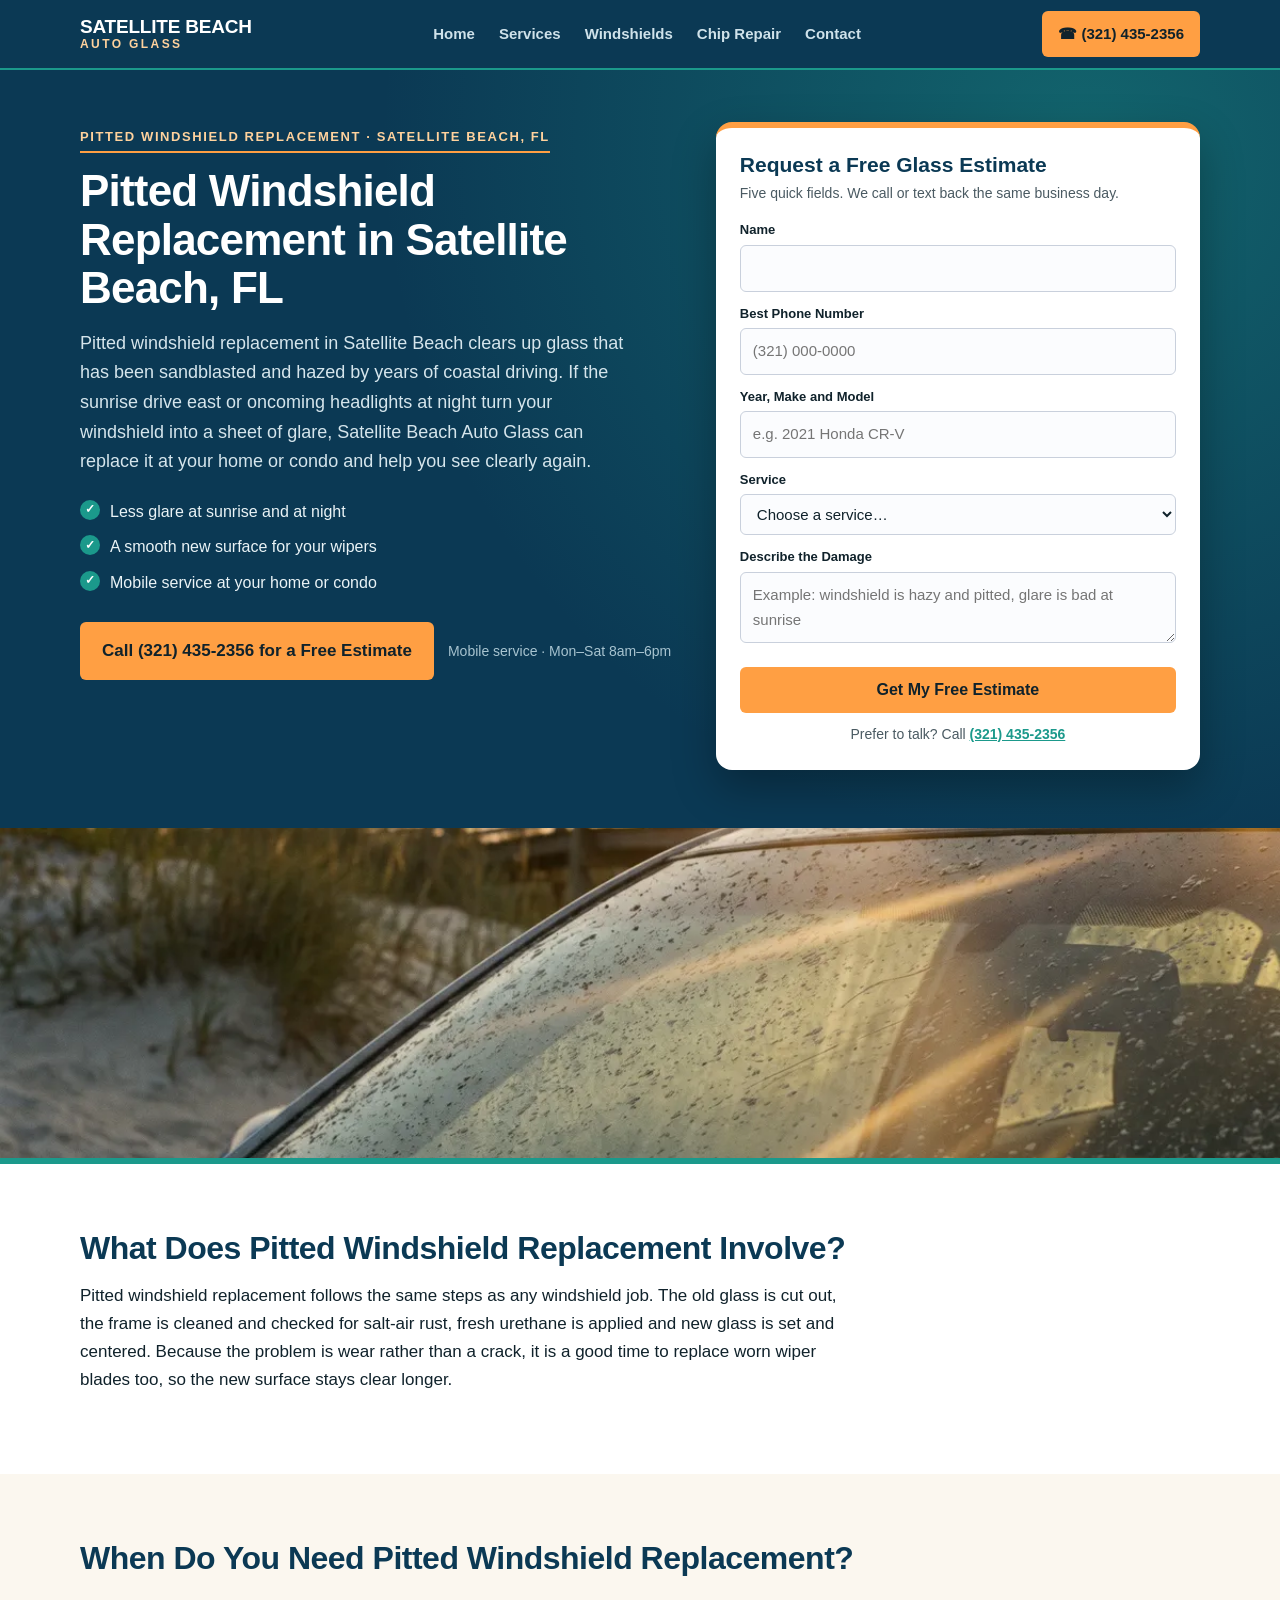
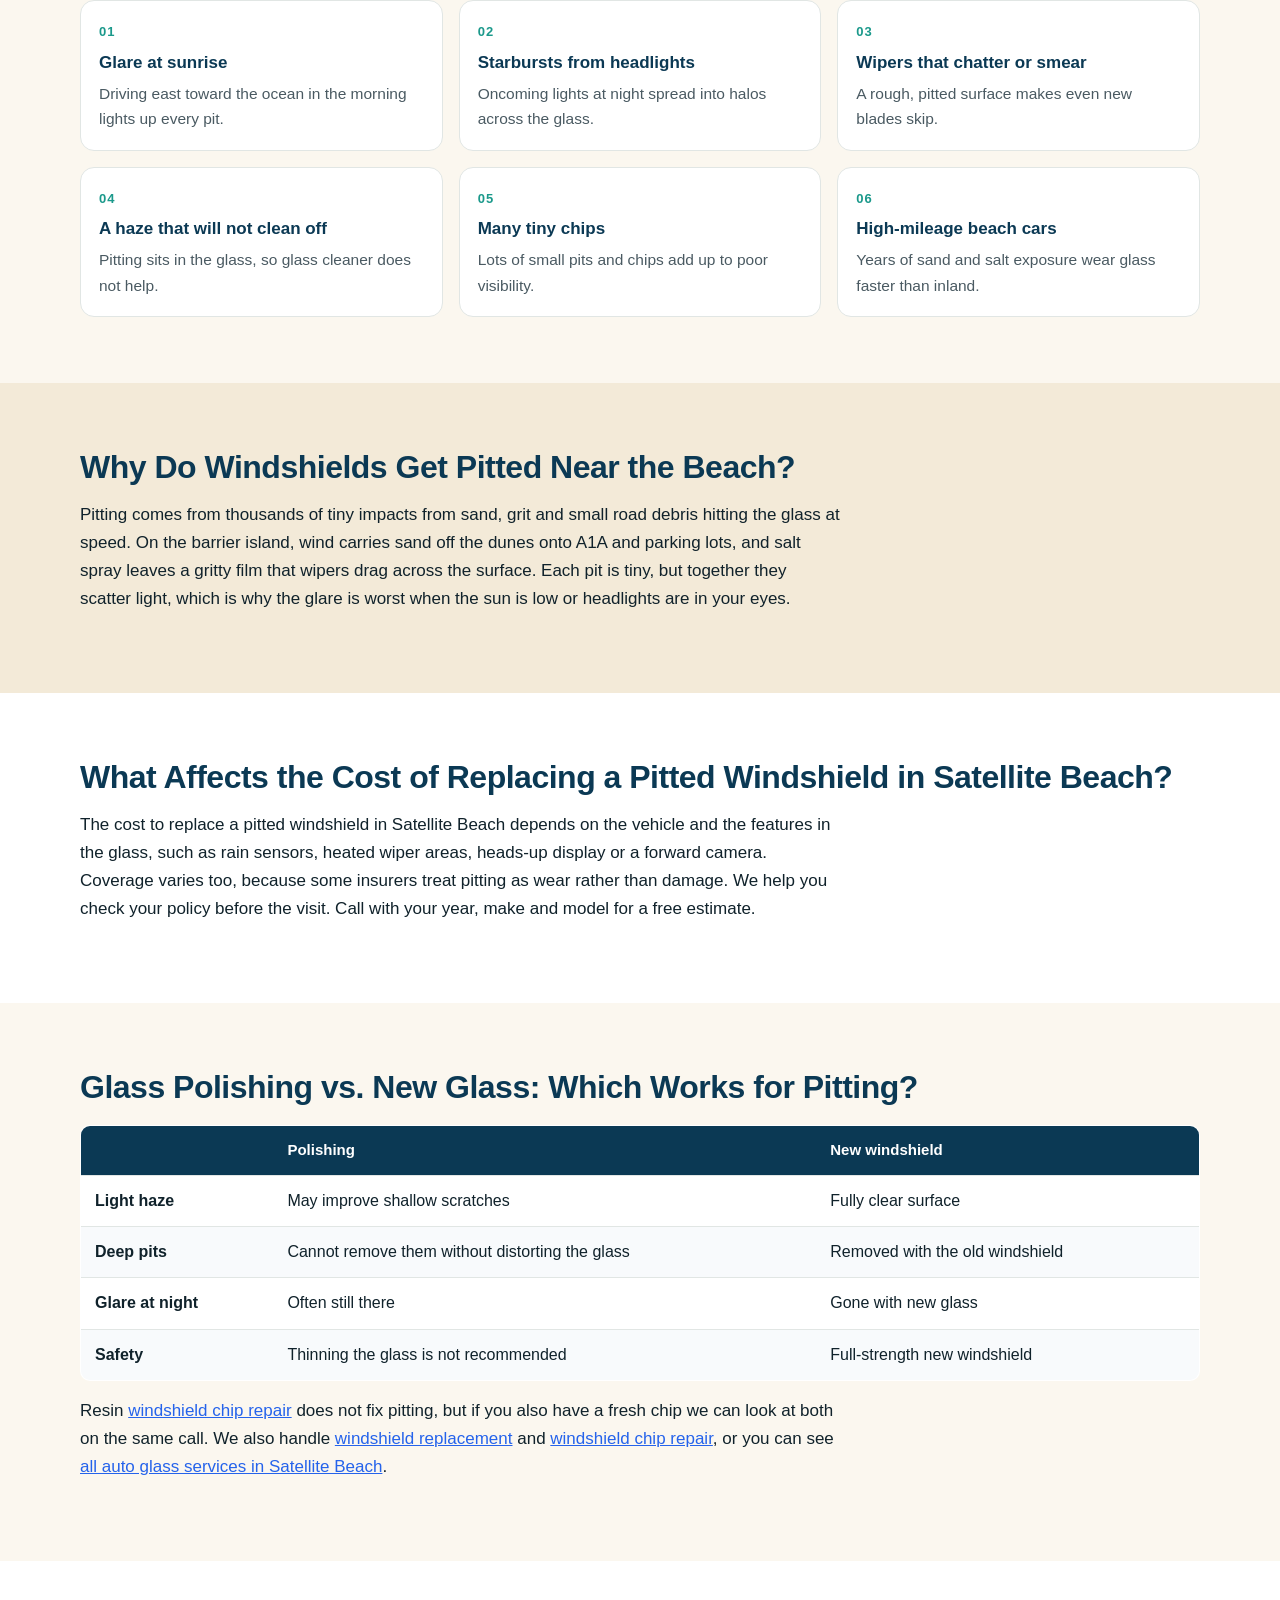
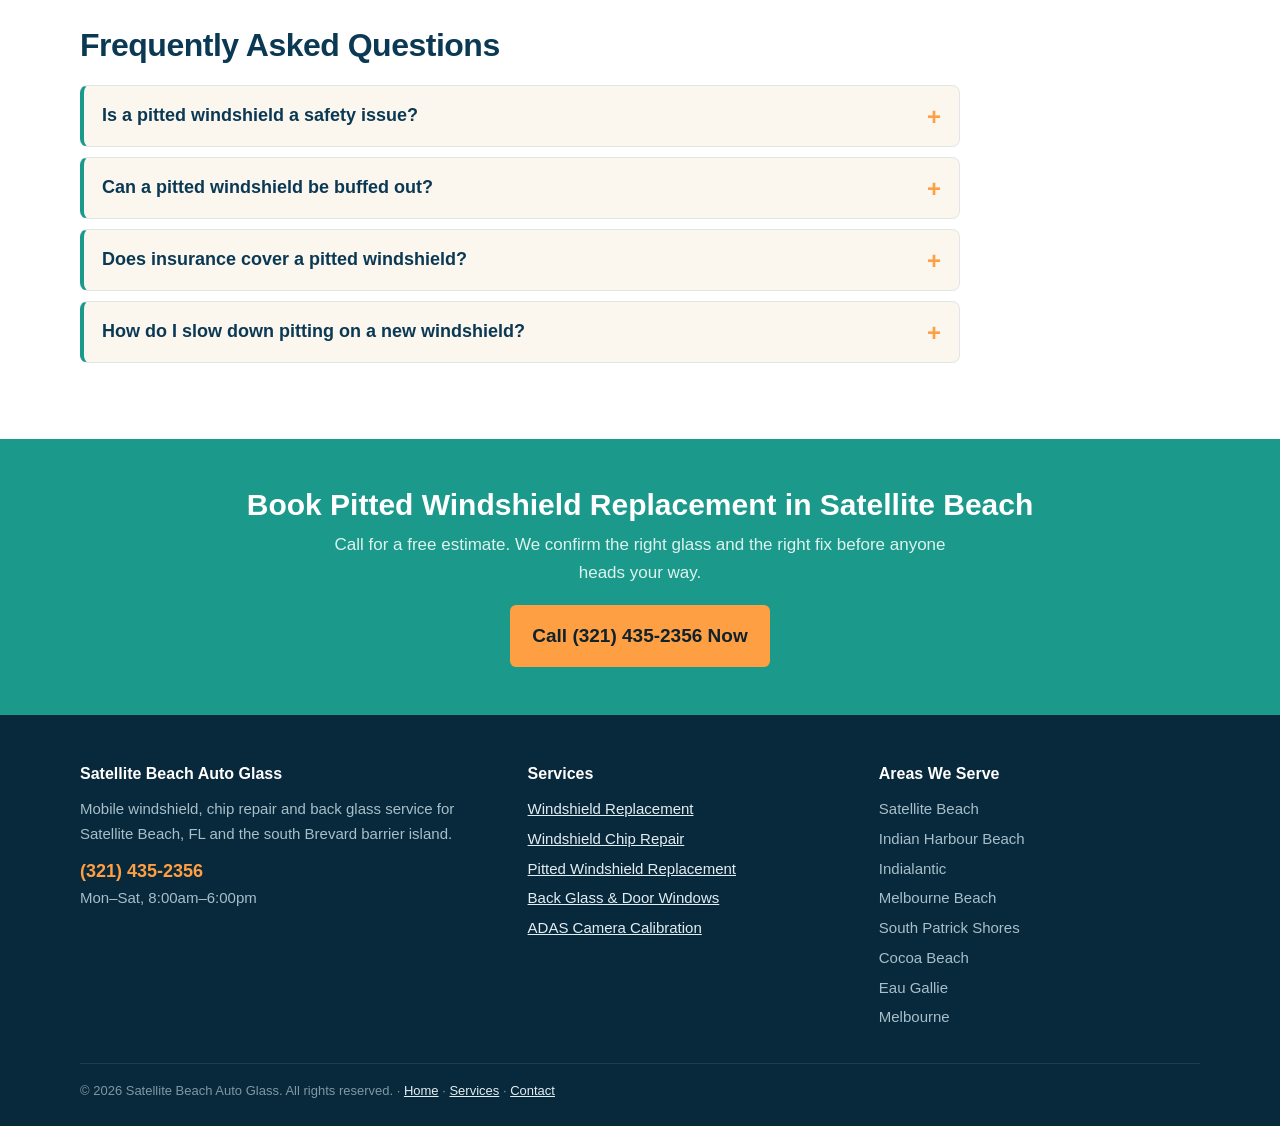
<file: pitted-windshield-replacement-satellite-beach.html>
<!DOCTYPE html>
<html lang="en">
<head>
<meta charset="utf-8">
<meta name="viewport" content="width=device-width, initial-scale=1">
<title>Pitted Windshield Replacement Satellite Beach FL</title>
<meta name="description" content="Replace a sand-pitted, hazy windshield in Satellite Beach, FL. Clear new glass for less glare at sunrise and at night. Mobile service, free estimates.">
<link rel="canonical" href="https://www.satellitebeachautoglass.com/pitted-windshield-replacement-satellite-beach.html">
<meta property="og:title" content="Pitted Windshield Replacement Satellite Beach FL">
<meta property="og:description" content="Replace a sand-pitted, hazy windshield in Satellite Beach, FL. Clear new glass for less glare at sunrise and at night. Mobile service, free estimates.">
<meta property="og:type" content="website">
<meta property="og:url" content="https://www.satellitebeachautoglass.com/pitted-windshield-replacement-satellite-beach.html">
<meta property="og:image" content="https://www.satellitebeachautoglass.com/satellite-beach-windshield-install.webp">
<link rel="stylesheet" href="styles.css">
<script type="application/ld+json">{
 "@context": "https://schema.org",
 "@type": "LocalBusiness",
 "name": "Satellite Beach Auto Glass",
 "telephone": "(321) 435-2356",
 "url": "https://www.satellitebeachautoglass.com/",
 "image": "https://www.satellitebeachautoglass.com/satellite-beach-windshield-install.webp",
 "address": {
  "@type": "PostalAddress",
  "streetAddress": "1227 S Patrick Dr Suite 111",
  "addressLocality": "Satellite Beach",
  "addressRegion": "FL",
  "postalCode": "32937",
  "addressCountry": "US"
 },
 "areaServed": [
  "Satellite Beach, FL",
  "Indian Harbour Beach, FL",
  "Indialantic, FL",
  "Melbourne Beach, FL",
  "South Patrick Shores, FL",
  "Cocoa Beach, FL",
  "Eau Gallie, FL",
  "Melbourne, FL"
 ],
 "description": "Pitted Windshield Replacement in Satellite Beach, FL",
 "openingHours": "Mo-Sa 08:00-18:00"
}</script>
<script type="application/ld+json">{
 "@context": "https://schema.org",
 "@type": "Service",
 "serviceType": "Pitted Windshield Replacement",
 "areaServed": "Satellite Beach, FL",
 "provider": {
  "@type": "LocalBusiness",
  "name": "Satellite Beach Auto Glass",
  "telephone": "(321) 435-2356"
 }
}</script>
<script type="application/ld+json">{
 "@context": "https://schema.org",
 "@type": "FAQPage",
 "mainEntity": [
  {
   "@type": "Question",
   "name": "Is a pitted windshield a safety issue?",
   "acceptedAnswer": {
    "@type": "Answer",
    "text": "It can be. Heavy pitting does not weaken the glass the way a crack does, but the glare it causes can hide a pedestrian or a car at sunrise or at night. If you find yourself squinting through the windshield, it is time to replace it."
   }
  },
  {
   "@type": "Question",
   "name": "Can a pitted windshield be buffed out?",
   "acceptedAnswer": {
    "@type": "Answer",
    "text": "Light surface haze can sometimes be improved, but real pits go into the glass. Grinding them out thins the glass and can distort your view, so replacement is the safer fix for a heavily pitted windshield."
   }
  },
  {
   "@type": "Question",
   "name": "Does insurance cover a pitted windshield?",
   "acceptedAnswer": {
    "@type": "Answer",
    "text": "It depends on the policy. Some insurers treat pitting as normal wear and tear rather than sudden damage. We can help you check your coverage, and we give a free estimate either way."
   }
  },
  {
   "@type": "Question",
   "name": "How do I slow down pitting on a new windshield?",
   "acceptedAnswer": {
    "@type": "Answer",
    "text": "Rinse salt and sand off with fresh water instead of running the wipers dry, replace wiper blades every six to twelve months and leave more room behind trucks on A1A and the causeways."
   }
  }
 ]
}</script>
</head>
<body>
<!-- NAV -->
<header class="nav">
  <div class="wrap nav-in">
    <a class="brand" href="/">Satellite Beach<span>Auto Glass</span></a>
    <ul class="links">
      <li><a href="/">Home</a></li>
      <li><a href="services.html">Services</a></li>
      <li><a href="windshield-replacement-satellite-beach.html">Windshields</a></li>
      <li><a href="windshield-chip-repair-satellite-beach.html">Chip Repair</a></li>
      <li><a href="contact.html">Contact</a></li>
    </ul>
    <a class="nav-call" href="tel:+13214352356">&#9742; (321) 435-2356</a>
  </div>
</header>
<!-- HERO -->
<section class="hero">
  <div class="wrap hero-grid">
    <div>
      <span class="tag">Pitted Windshield Replacement &middot; Satellite Beach, FL</span>
      <h1>Pitted Windshield Replacement in Satellite Beach, FL</h1>
      <p class="lead">Pitted windshield replacement in Satellite Beach clears up glass that has been sandblasted and hazed by years of coastal driving. If the sunrise drive east or oncoming headlights at night turn your windshield into a sheet of glare, Satellite Beach Auto Glass can replace it at your home or condo and help you see clearly again.</p>
      <ul class="hero-points"><li>Less glare at sunrise and at night</li><li>A smooth new surface for your wipers</li><li>Mobile service at your home or condo</li></ul>
      <div class="call-big">
        <a class="btn btn-sun" href="tel:+13214352356">Call (321) 435-2356 for a Free Estimate</a>
        <small>Mobile service &middot; Mon&ndash;Sat 8am&ndash;6pm</small>
      </div>
    </div>
    <div>
      <form class="quote" action="https://formspree.io/f/xnpjgzlj" method="POST">
        <h2>Request a Free Glass Estimate</h2>
        <p class="sub">Five quick fields. We call or text back the same business day.</p>
        <input type="hidden" name="_subject" value="New lead - Auto Glass Satellite Beach (Pitted Windshield Replacement)">
        <div class="field"><label for="q-name">Name</label><input id="q-name" name="name" type="text" autocomplete="name" required></div>
        <div class="field"><label for="q-phone">Best Phone Number</label><input id="q-phone" name="phone" type="tel" autocomplete="tel" placeholder="(321) 000-0000" required></div>
        <div class="field"><label for="q-vehicle">Year, Make and Model</label><input id="q-vehicle" name="vehicle" type="text" placeholder="e.g. 2021 Honda CR-V"></div>
        <div class="field"><label for="q-service">Service</label><select id="q-service" name="service"><option value="">Choose a service&hellip;</option><option>Windshield Replacement</option><option>Windshield Chip Repair</option><option>Pitted Windshield Replacement</option><option>Back Glass &amp; Door Windows</option><option>ADAS Camera Calibration</option><option>Something else / not sure</option></select></div>
        <div class="field"><label for="q-details">Describe the Damage</label><textarea id="q-details" name="details" placeholder="Example: windshield is hazy and pitted, glare is bad at sunrise"></textarea></div>
        <input type="text" name="_gotcha" style="display:none" tabindex="-1" autocomplete="off">
        <button type="submit">Get My Free Estimate</button>
        <p class="alt">Prefer to talk? Call <a href="tel:+13214352356">(321) 435-2356</a></p>
      </form>
    </div>
  </div>
</section>
<div class="band short"><img src="salt-sand-pitted-windshield.webp" alt="Sand-pitted windshield with sun glare near the dunes in Satellite Beach" width="1600" height="900"></div>

<section class="sec alt">
  <div class="wrap">
    <h2>What Does Pitted Windshield Replacement Involve?</h2>
    <p>Pitted windshield replacement follows the same steps as any windshield job. The old glass is cut out, the frame is cleaned and checked for salt-air rust, fresh urethane is applied and new glass is set and centered. Because the problem is wear rather than a crack, it is a good time to replace worn wiper blades too, so the new surface stays clear longer.</p>
  </div>
</section>

<section class="sec">
  <div class="wrap">
    <h2>When Do You Need Pitted Windshield Replacement?</h2>
    <div class="signs"><div class="sign"><strong>Glare at sunrise</strong><p>Driving east toward the ocean in the morning lights up every pit.</p></div><div class="sign"><strong>Starbursts from headlights</strong><p>Oncoming lights at night spread into halos across the glass.</p></div><div class="sign"><strong>Wipers that chatter or smear</strong><p>A rough, pitted surface makes even new blades skip.</p></div><div class="sign"><strong>A haze that will not clean off</strong><p>Pitting sits in the glass, so glass cleaner does not help.</p></div><div class="sign"><strong>Many tiny chips</strong><p>Lots of small pits and chips add up to poor visibility.</p></div><div class="sign"><strong>High-mileage beach cars</strong><p>Years of sand and salt exposure wear glass faster than inland.</p></div></div>
  </div>
</section>

<section class="sec coq">
  <div class="wrap">
    <h2>Why Do Windshields Get Pitted Near the Beach?</h2>
    <p>Pitting comes from thousands of tiny impacts from sand, grit and small road debris hitting the glass at speed. On the barrier island, wind carries sand off the dunes onto A1A and parking lots, and salt spray leaves a gritty film that wipers drag across the surface. Each pit is tiny, but together they scatter light, which is why the glare is worst when the sun is low or headlights are in your eyes.</p>
  </div>
</section>

<section class="sec alt">
  <div class="wrap">
    <h2>What Affects the Cost of Replacing a Pitted Windshield in Satellite Beach?</h2>
    <p>The cost to replace a pitted windshield in Satellite Beach depends on the vehicle and the features in the glass, such as rain sensors, heated wiper areas, heads-up display or a forward camera. Coverage varies too, because some insurers treat pitting as wear rather than damage. We help you check your policy before the visit. Call with your year, make and model for a free estimate.</p>
  </div>
</section>

<section class="sec">
  <div class="wrap">
    <h2>Glass Polishing vs. New Glass: Which Works for Pitting?</h2>
    <table class="cmp"><thead><tr><th></th><th>Polishing</th><th>New windshield</th></tr></thead><tbody><tr><td><strong>Light haze</strong></td><td>May improve shallow scratches</td><td>Fully clear surface</td></tr><tr><td><strong>Deep pits</strong></td><td>Cannot remove them without distorting the glass</td><td>Removed with the old windshield</td></tr><tr><td><strong>Glare at night</strong></td><td>Often still there</td><td>Gone with new glass</td></tr><tr><td><strong>Safety</strong></td><td>Thinning the glass is not recommended</td><td>Full-strength new windshield</td></tr></tbody></table>
    <p style="margin-top:16px;">Resin <a class="body-link" href="windshield-chip-repair-satellite-beach.html" style="color: #2563eb; text-decoration: underline;">windshield chip repair</a> does not fix pitting, but if you also have a fresh chip we can look at both on the same call. We also handle <a class="body-link" href="windshield-replacement-satellite-beach.html" style="color: #2563eb; text-decoration: underline;">windshield replacement</a> and <a class="body-link" href="windshield-chip-repair-satellite-beach.html" style="color: #2563eb; text-decoration: underline;">windshield chip repair</a>, or you can see <a class="body-link" href="services.html" style="color: #2563eb; text-decoration: underline;">all auto glass services in Satellite Beach</a>.</p>
  </div>
</section>

<section class="sec alt">
  <div class="wrap">
    <h2>Frequently Asked Questions</h2>
    <div class="faq"><details><summary><h3>Is a pitted windshield a safety issue?</h3></summary><div class="ans"><p>It can be. Heavy pitting does not weaken the glass the way a crack does, but the glare it causes can hide a pedestrian or a car at sunrise or at night. If you find yourself squinting through the windshield, it is time to replace it.</p></div></details><details><summary><h3>Can a pitted windshield be buffed out?</h3></summary><div class="ans"><p>Light surface haze can sometimes be improved, but real pits go into the glass. Grinding them out thins the glass and can distort your view, so replacement is the safer fix for a heavily pitted windshield.</p></div></details><details><summary><h3>Does insurance cover a pitted windshield?</h3></summary><div class="ans"><p>It depends on the policy. Some insurers treat pitting as normal wear and tear rather than sudden damage. We can help you check your coverage, and we give a free estimate either way.</p></div></details><details><summary><h3>How do I slow down pitting on a new windshield?</h3></summary><div class="ans"><p>Rinse salt and sand off with fresh water instead of running the wipers dry, replace wiper blades every six to twelve months and leave more room behind trucks on A1A and the causeways.</p></div></details></div>
  </div>
</section>
<!-- CTA -->
<section class="cta">
  <div class="wrap">
    <h2>Book Pitted Windshield Replacement in Satellite Beach</h2>
    <p>Call for a free estimate. We confirm the right glass and the right fix before anyone heads your way.</p>
    <a class="btn btn-pine" href="tel:+13214352356">Call (321) 435-2356 Now</a>
  </div>
</section>
<!-- FOOTER -->
<footer class="foot">
  <div class="wrap">
    <div class="foot-grid">
      <div>
        <h4>Satellite Beach Auto Glass</h4>
        <p>Mobile windshield, chip repair and back glass service for Satellite Beach, FL and the south Brevard barrier island.</p>
        <p style="margin-top:10px;"><a class="tel" href="tel:+13214352356">(321) 435-2356</a></p>
        <p>Mon&ndash;Sat, 8:00am&ndash;6:00pm</p>
      </div>
      <div>
        <h4>Services</h4>
        <ul><li><a href="windshield-replacement-satellite-beach.html">Windshield Replacement</a></li><li><a href="windshield-chip-repair-satellite-beach.html">Windshield Chip Repair</a></li><li><a href="pitted-windshield-replacement-satellite-beach.html">Pitted Windshield Replacement</a></li><li><a href="back-glass-replacement-satellite-beach.html">Back Glass &amp; Door Windows</a></li><li><a href="adas-calibration-satellite-beach.html">ADAS Camera Calibration</a></li></ul>
      </div>
      <div>
        <h4>Areas We Serve</h4>
        <ul><li>Satellite Beach</li><li>Indian Harbour Beach</li><li>Indialantic</li><li>Melbourne Beach</li><li>South Patrick Shores</li><li>Cocoa Beach</li><li>Eau Gallie</li><li>Melbourne</li></ul>
      </div>
    </div>
    <p class="copy">&copy; 2026 Satellite Beach Auto Glass. All rights reserved. &middot; <a href="/">Home</a> &middot; <a href="services.html">Services</a> &middot; <a href="contact.html">Contact</a></p>
  </div>
</footer>
</body>
</html>
</file>
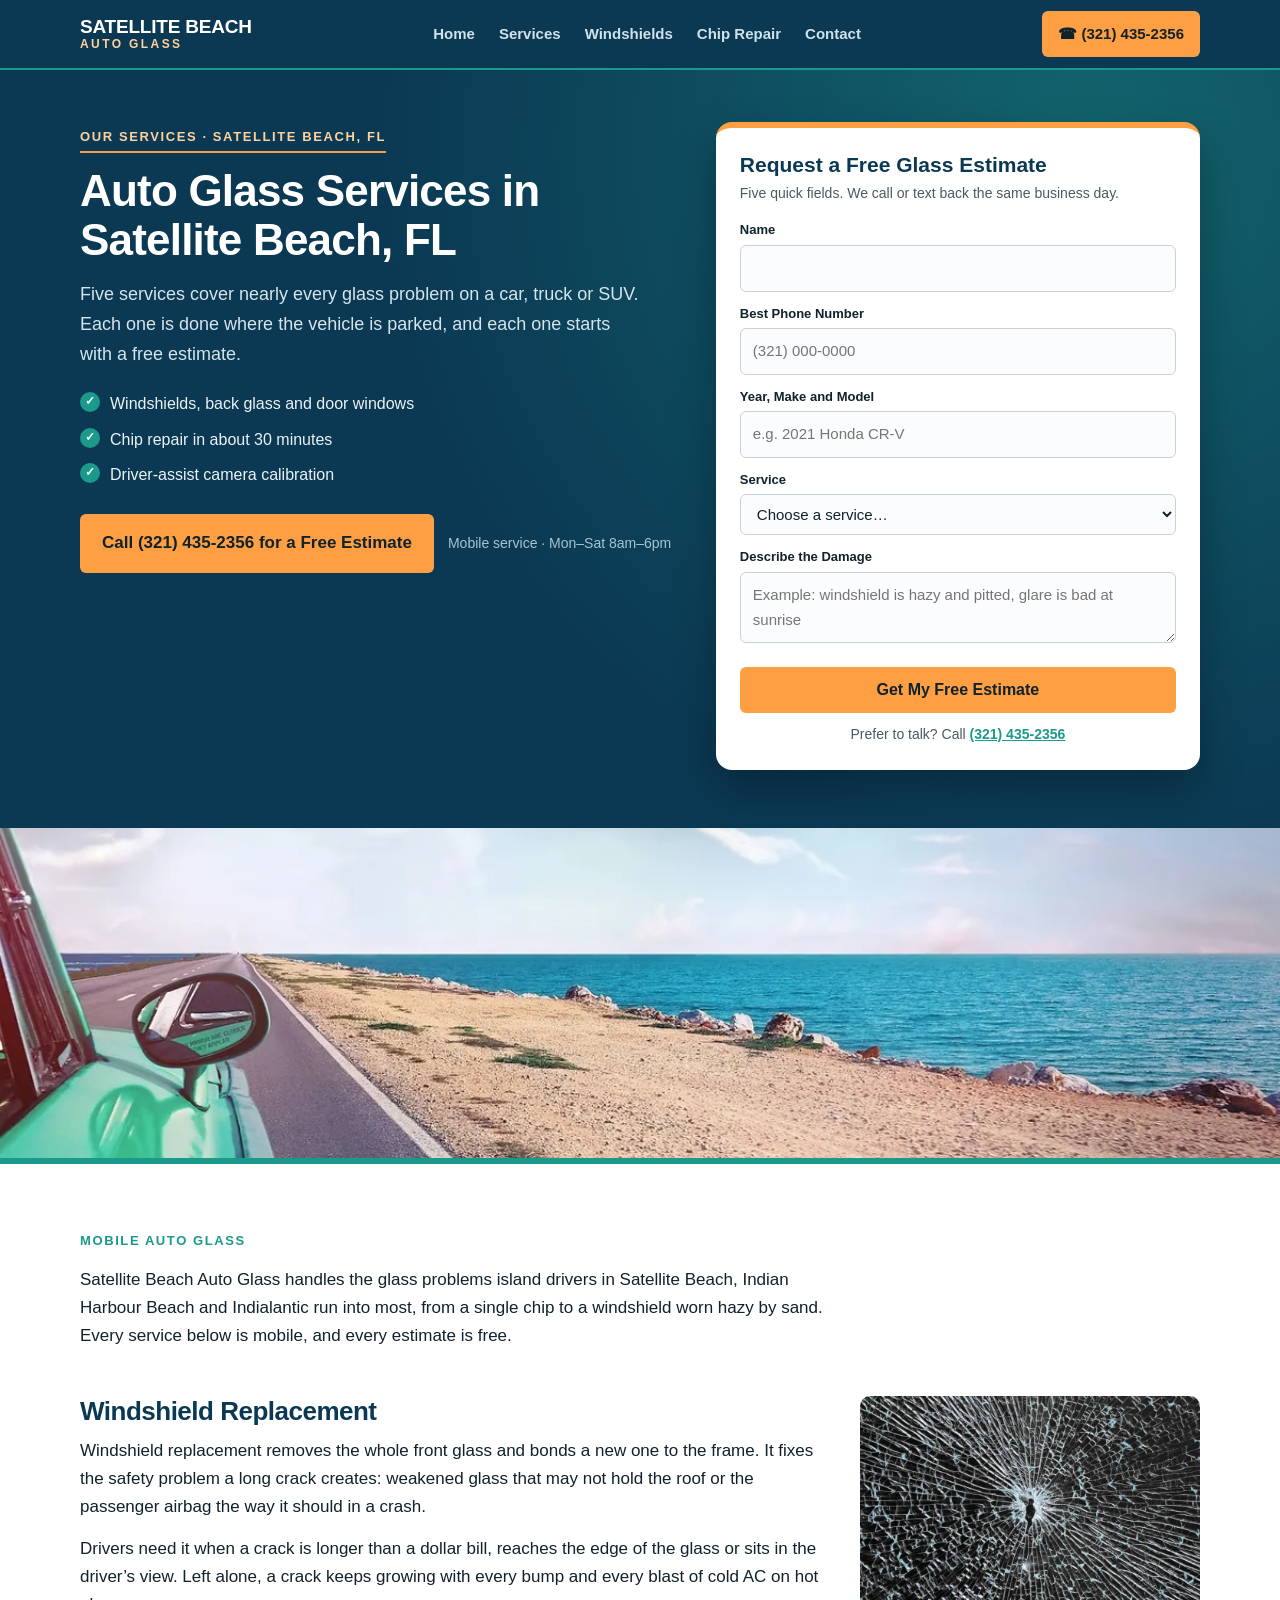
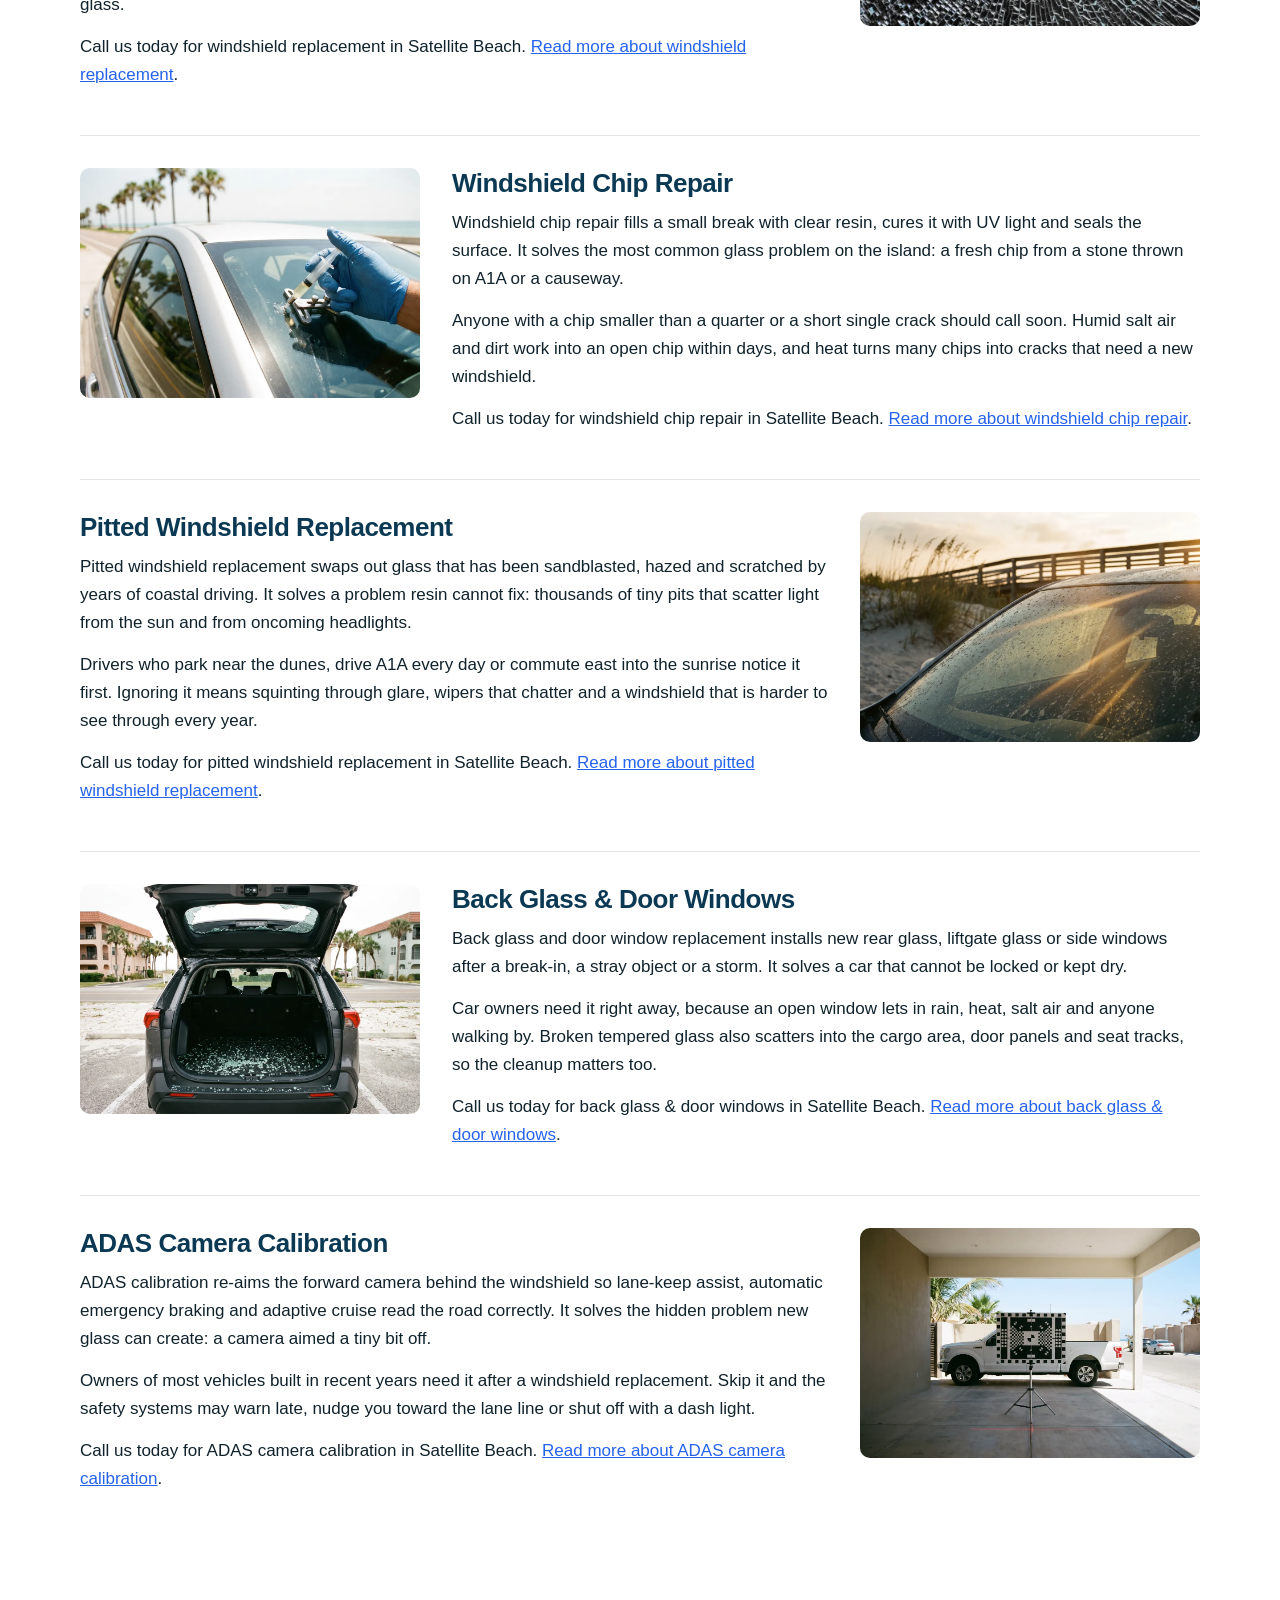
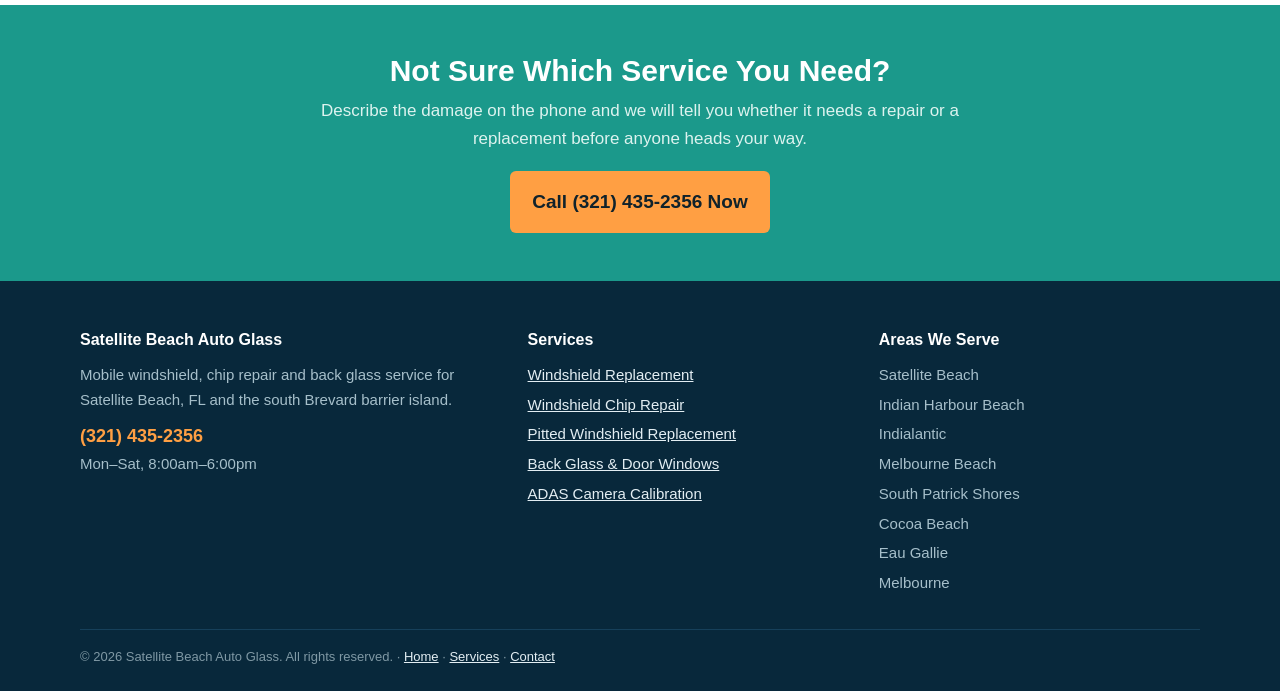
<file: services.html>
<!DOCTYPE html>
<html lang="en">
<head>
<meta charset="utf-8">
<meta name="viewport" content="width=device-width, initial-scale=1">
<title>Auto Glass Services in Satellite Beach, FL | Free Estimates</title>
<meta name="description" content="Windshield replacement, chip repair, pitted glass, back glass and ADAS calibration in Satellite Beach, FL. Mobile service with free estimates.">
<link rel="canonical" href="https://www.satellitebeachautoglass.com/services.html">
<meta property="og:title" content="Auto Glass Services in Satellite Beach, FL | Free Estimates">
<meta property="og:description" content="Windshield replacement, chip repair, pitted glass, back glass and ADAS calibration in Satellite Beach, FL. Mobile service with free estimates.">
<meta property="og:type" content="website">
<meta property="og:url" content="https://www.satellitebeachautoglass.com/services.html">
<meta property="og:image" content="https://www.satellitebeachautoglass.com/satellite-beach-windshield-install.webp">
<link rel="stylesheet" href="styles.css">
<script type="application/ld+json">{
 "@context": "https://schema.org",
 "@type": "LocalBusiness",
 "name": "Satellite Beach Auto Glass",
 "telephone": "(321) 435-2356",
 "url": "https://www.satellitebeachautoglass.com/",
 "image": "https://www.satellitebeachautoglass.com/satellite-beach-windshield-install.webp",
 "address": {
  "@type": "PostalAddress",
  "streetAddress": "1227 S Patrick Dr Suite 111",
  "addressLocality": "Satellite Beach",
  "addressRegion": "FL",
  "postalCode": "32937",
  "addressCountry": "US"
 },
 "areaServed": [
  "Satellite Beach, FL",
  "Indian Harbour Beach, FL",
  "Indialantic, FL",
  "Melbourne Beach, FL",
  "South Patrick Shores, FL",
  "Cocoa Beach, FL",
  "Eau Gallie, FL",
  "Melbourne, FL"
 ],
 "description": "Auto glass services in Satellite Beach, FL",
 "openingHours": "Mo-Sa 08:00-18:00"
}</script>
<script type="application/ld+json">{
 "@context": "https://schema.org",
 "@type": "Service",
 "serviceType": "Windshield Replacement",
 "areaServed": "Satellite Beach, FL",
 "url": "https://www.satellitebeachautoglass.com/windshield-replacement-satellite-beach.html",
 "provider": {
  "@type": "LocalBusiness",
  "name": "Satellite Beach Auto Glass",
  "telephone": "(321) 435-2356"
 }
}</script>
<script type="application/ld+json">{
 "@context": "https://schema.org",
 "@type": "Service",
 "serviceType": "Windshield Chip Repair",
 "areaServed": "Satellite Beach, FL",
 "url": "https://www.satellitebeachautoglass.com/windshield-chip-repair-satellite-beach.html",
 "provider": {
  "@type": "LocalBusiness",
  "name": "Satellite Beach Auto Glass",
  "telephone": "(321) 435-2356"
 }
}</script>
<script type="application/ld+json">{
 "@context": "https://schema.org",
 "@type": "Service",
 "serviceType": "Pitted Windshield Replacement",
 "areaServed": "Satellite Beach, FL",
 "url": "https://www.satellitebeachautoglass.com/pitted-windshield-replacement-satellite-beach.html",
 "provider": {
  "@type": "LocalBusiness",
  "name": "Satellite Beach Auto Glass",
  "telephone": "(321) 435-2356"
 }
}</script>
<script type="application/ld+json">{
 "@context": "https://schema.org",
 "@type": "Service",
 "serviceType": "Back Glass & Door Windows",
 "areaServed": "Satellite Beach, FL",
 "url": "https://www.satellitebeachautoglass.com/back-glass-replacement-satellite-beach.html",
 "provider": {
  "@type": "LocalBusiness",
  "name": "Satellite Beach Auto Glass",
  "telephone": "(321) 435-2356"
 }
}</script>
<script type="application/ld+json">{
 "@context": "https://schema.org",
 "@type": "Service",
 "serviceType": "ADAS Camera Calibration",
 "areaServed": "Satellite Beach, FL",
 "url": "https://www.satellitebeachautoglass.com/adas-calibration-satellite-beach.html",
 "provider": {
  "@type": "LocalBusiness",
  "name": "Satellite Beach Auto Glass",
  "telephone": "(321) 435-2356"
 }
}</script>
</head>
<body>
<!-- NAV -->
<header class="nav">
  <div class="wrap nav-in">
    <a class="brand" href="/">Satellite Beach<span>Auto Glass</span></a>
    <ul class="links">
      <li><a href="/">Home</a></li>
      <li><a href="services.html">Services</a></li>
      <li><a href="windshield-replacement-satellite-beach.html">Windshields</a></li>
      <li><a href="windshield-chip-repair-satellite-beach.html">Chip Repair</a></li>
      <li><a href="contact.html">Contact</a></li>
    </ul>
    <a class="nav-call" href="tel:+13214352356">&#9742; (321) 435-2356</a>
  </div>
</header>
<!-- HERO -->
<section class="hero">
  <div class="wrap hero-grid">
    <div>
      <span class="tag">Our Services &middot; Satellite Beach, FL</span>
      <h1>Auto Glass Services in Satellite Beach, FL</h1>
      <p class="lead">Five services cover nearly every glass problem on a car, truck or SUV. Each one is done where the vehicle is parked, and each one starts with a free estimate.</p>
      <ul class="hero-points"><li>Windshields, back glass and door windows</li><li>Chip repair in about 30 minutes</li><li>Driver-assist camera calibration</li></ul>
      <div class="call-big">
        <a class="btn btn-sun" href="tel:+13214352356">Call (321) 435-2356 for a Free Estimate</a>
        <small>Mobile service &middot; Mon&ndash;Sat 8am&ndash;6pm</small>
      </div>
    </div>
    <div>
      <form class="quote" action="https://formspree.io/f/xnpjgzlj" method="POST">
        <h2>Request a Free Glass Estimate</h2>
        <p class="sub">Five quick fields. We call or text back the same business day.</p>
        <input type="hidden" name="_subject" value="New lead - Auto Glass Satellite Beach (services)">
        <div class="field"><label for="q-name">Name</label><input id="q-name" name="name" type="text" autocomplete="name" required></div>
        <div class="field"><label for="q-phone">Best Phone Number</label><input id="q-phone" name="phone" type="tel" autocomplete="tel" placeholder="(321) 000-0000" required></div>
        <div class="field"><label for="q-vehicle">Year, Make and Model</label><input id="q-vehicle" name="vehicle" type="text" placeholder="e.g. 2021 Honda CR-V"></div>
        <div class="field"><label for="q-service">Service</label><select id="q-service" name="service"><option value="">Choose a service&hellip;</option><option>Windshield Replacement</option><option>Windshield Chip Repair</option><option>Pitted Windshield Replacement</option><option>Back Glass &amp; Door Windows</option><option>ADAS Camera Calibration</option><option>Something else / not sure</option></select></div>
        <div class="field"><label for="q-details">Describe the Damage</label><textarea id="q-details" name="details" placeholder="Example: windshield is hazy and pitted, glare is bad at sunrise"></textarea></div>
        <input type="text" name="_gotcha" style="display:none" tabindex="-1" autocomplete="off">
        <button type="submit">Get My Free Estimate</button>
        <p class="alt">Prefer to talk? Call <a href="tel:+13214352356">(321) 435-2356</a></p>
      </form>
    </div>
  </div>
</section>
<div class="band short"><img src="beachside-coastal-road.webp" alt="Coastal road beside the beach near Satellite Beach" width="1600" height="900"></div>

<section class="sec alt">
  <div class="wrap">
    <p class="kicker">Mobile auto glass</p>
    <p>Satellite Beach Auto Glass handles the glass problems island drivers in Satellite Beach, Indian Harbour Beach and Indialantic run into most, from a single chip to a windshield worn hazy by sand. Every service below is mobile, and every estimate is free.</p>
    <div class="svc"><div><h2>Windshield Replacement</h2><p>Windshield replacement removes the whole front glass and bonds a new one to the frame. It fixes the safety problem a long crack creates: weakened glass that may not hold the roof or the passenger airbag the way it should in a crash.</p><p>Drivers need it when a crack is longer than a dollar bill, reaches the edge of the glass or sits in the driver&rsquo;s view. Left alone, a crack keeps growing with every bump and every blast of cold AC on hot glass.</p><p>Call us today for windshield replacement in Satellite Beach. <a class="body-link" href="windshield-replacement-satellite-beach.html" style="color: #2563eb; text-decoration: underline;">Read more about windshield replacement</a>.</p></div><img src="shattered-glass-closeup.webp" alt="Shattered windshield glass needing replacement in Satellite Beach" loading="lazy" width="600" height="400"></div>
<div class="svc"><div><h2>Windshield Chip Repair</h2><p>Windshield chip repair fills a small break with clear resin, cures it with UV light and seals the surface. It solves the most common glass problem on the island: a fresh chip from a stone thrown on A1A or a causeway.</p><p>Anyone with a chip smaller than a quarter or a short single crack should call soon. Humid salt air and dirt work into an open chip within days, and heat turns many chips into cracks that need a new windshield.</p><p>Call us today for windshield chip repair in Satellite Beach. <a class="body-link" href="windshield-chip-repair-satellite-beach.html" style="color: #2563eb; text-decoration: underline;">Read more about windshield chip repair</a>.</p></div><img src="windshield-chip-repair-coast.webp" alt="Windshield chip repair on a car near the ocean in Satellite Beach" loading="lazy" width="600" height="400"></div>
<div class="svc"><div><h2>Pitted Windshield Replacement</h2><p>Pitted windshield replacement swaps out glass that has been sandblasted, hazed and scratched by years of coastal driving. It solves a problem resin cannot fix: thousands of tiny pits that scatter light from the sun and from oncoming headlights.</p><p>Drivers who park near the dunes, drive A1A every day or commute east into the sunrise notice it first. Ignoring it means squinting through glare, wipers that chatter and a windshield that is harder to see through every year.</p><p>Call us today for pitted windshield replacement in Satellite Beach. <a class="body-link" href="pitted-windshield-replacement-satellite-beach.html" style="color: #2563eb; text-decoration: underline;">Read more about pitted windshield replacement</a>.</p></div><img src="salt-sand-pitted-windshield.webp" alt="Sand-pitted windshield with sun glare near a Satellite Beach dune" loading="lazy" width="600" height="400"></div>
<div class="svc"><div><h2>Back Glass &amp; Door Windows</h2><p>Back glass and door window replacement installs new rear glass, liftgate glass or side windows after a break-in, a stray object or a storm. It solves a car that cannot be locked or kept dry.</p><p>Car owners need it right away, because an open window lets in rain, heat, salt air and anyone walking by. Broken tempered glass also scatters into the cargo area, door panels and seat tracks, so the cleanup matters too.</p><p>Call us today for back glass &amp; door windows in Satellite Beach. <a class="body-link" href="back-glass-replacement-satellite-beach.html" style="color: #2563eb; text-decoration: underline;">Read more about back glass &amp; door windows</a>.</p></div><img src="shattered-suv-back-glass.webp" alt="Shattered SUV back glass in a Satellite Beach condo parking lot" loading="lazy" width="600" height="400"></div>
<div class="svc"><div><h2>ADAS Camera Calibration</h2><p>ADAS calibration re-aims the forward camera behind the windshield so lane-keep assist, automatic emergency braking and adaptive cruise read the road correctly. It solves the hidden problem new glass can create: a camera aimed a tiny bit off.</p><p>Owners of most vehicles built in recent years need it after a windshield replacement. Skip it and the safety systems may warn late, nudge you toward the lane line or shut off with a dash light.</p><p>Call us today for ADAS camera calibration in Satellite Beach. <a class="body-link" href="adas-calibration-satellite-beach.html" style="color: #2563eb; text-decoration: underline;">Read more about ADAS camera calibration</a>.</p></div><img src="adas-calibration-carport.webp" alt="ADAS calibration target set up in a carport in Satellite Beach" loading="lazy" width="600" height="400"></div>

  </div>
</section>
<!-- CTA -->
<section class="cta">
  <div class="wrap">
    <h2>Not Sure Which Service You Need?</h2>
    <p>Describe the damage on the phone and we will tell you whether it needs a repair or a replacement before anyone heads your way.</p>
    <a class="btn btn-pine" href="tel:+13214352356">Call (321) 435-2356 Now</a>
  </div>
</section>
<!-- FOOTER -->
<footer class="foot">
  <div class="wrap">
    <div class="foot-grid">
      <div>
        <h4>Satellite Beach Auto Glass</h4>
        <p>Mobile windshield, chip repair and back glass service for Satellite Beach, FL and the south Brevard barrier island.</p>
        <p style="margin-top:10px;"><a class="tel" href="tel:+13214352356">(321) 435-2356</a></p>
        <p>Mon&ndash;Sat, 8:00am&ndash;6:00pm</p>
      </div>
      <div>
        <h4>Services</h4>
        <ul><li><a href="windshield-replacement-satellite-beach.html">Windshield Replacement</a></li><li><a href="windshield-chip-repair-satellite-beach.html">Windshield Chip Repair</a></li><li><a href="pitted-windshield-replacement-satellite-beach.html">Pitted Windshield Replacement</a></li><li><a href="back-glass-replacement-satellite-beach.html">Back Glass &amp; Door Windows</a></li><li><a href="adas-calibration-satellite-beach.html">ADAS Camera Calibration</a></li></ul>
      </div>
      <div>
        <h4>Areas We Serve</h4>
        <ul><li>Satellite Beach</li><li>Indian Harbour Beach</li><li>Indialantic</li><li>Melbourne Beach</li><li>South Patrick Shores</li><li>Cocoa Beach</li><li>Eau Gallie</li><li>Melbourne</li></ul>
      </div>
    </div>
    <p class="copy">&copy; 2026 Satellite Beach Auto Glass. All rights reserved. &middot; <a href="/">Home</a> &middot; <a href="services.html">Services</a> &middot; <a href="contact.html">Contact</a></p>
  </div>
</footer>
</body>
</html>
</file>
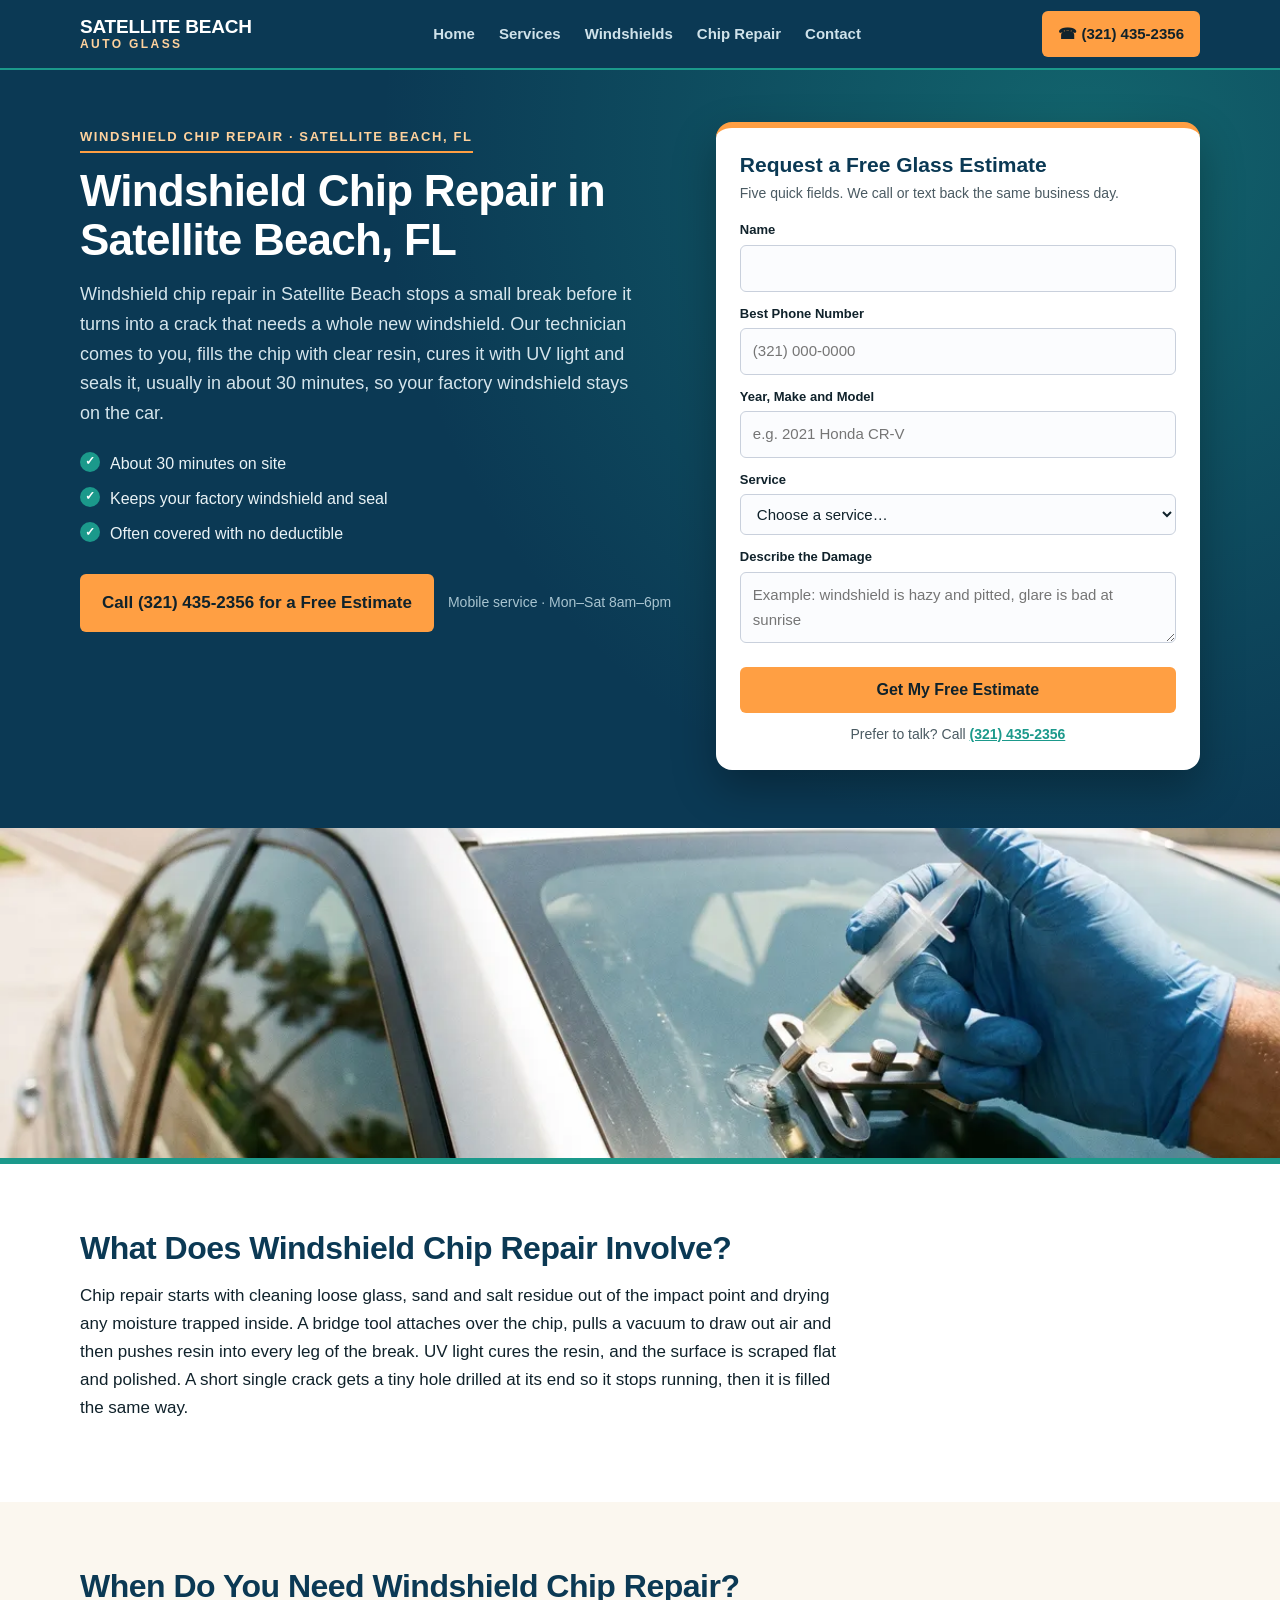
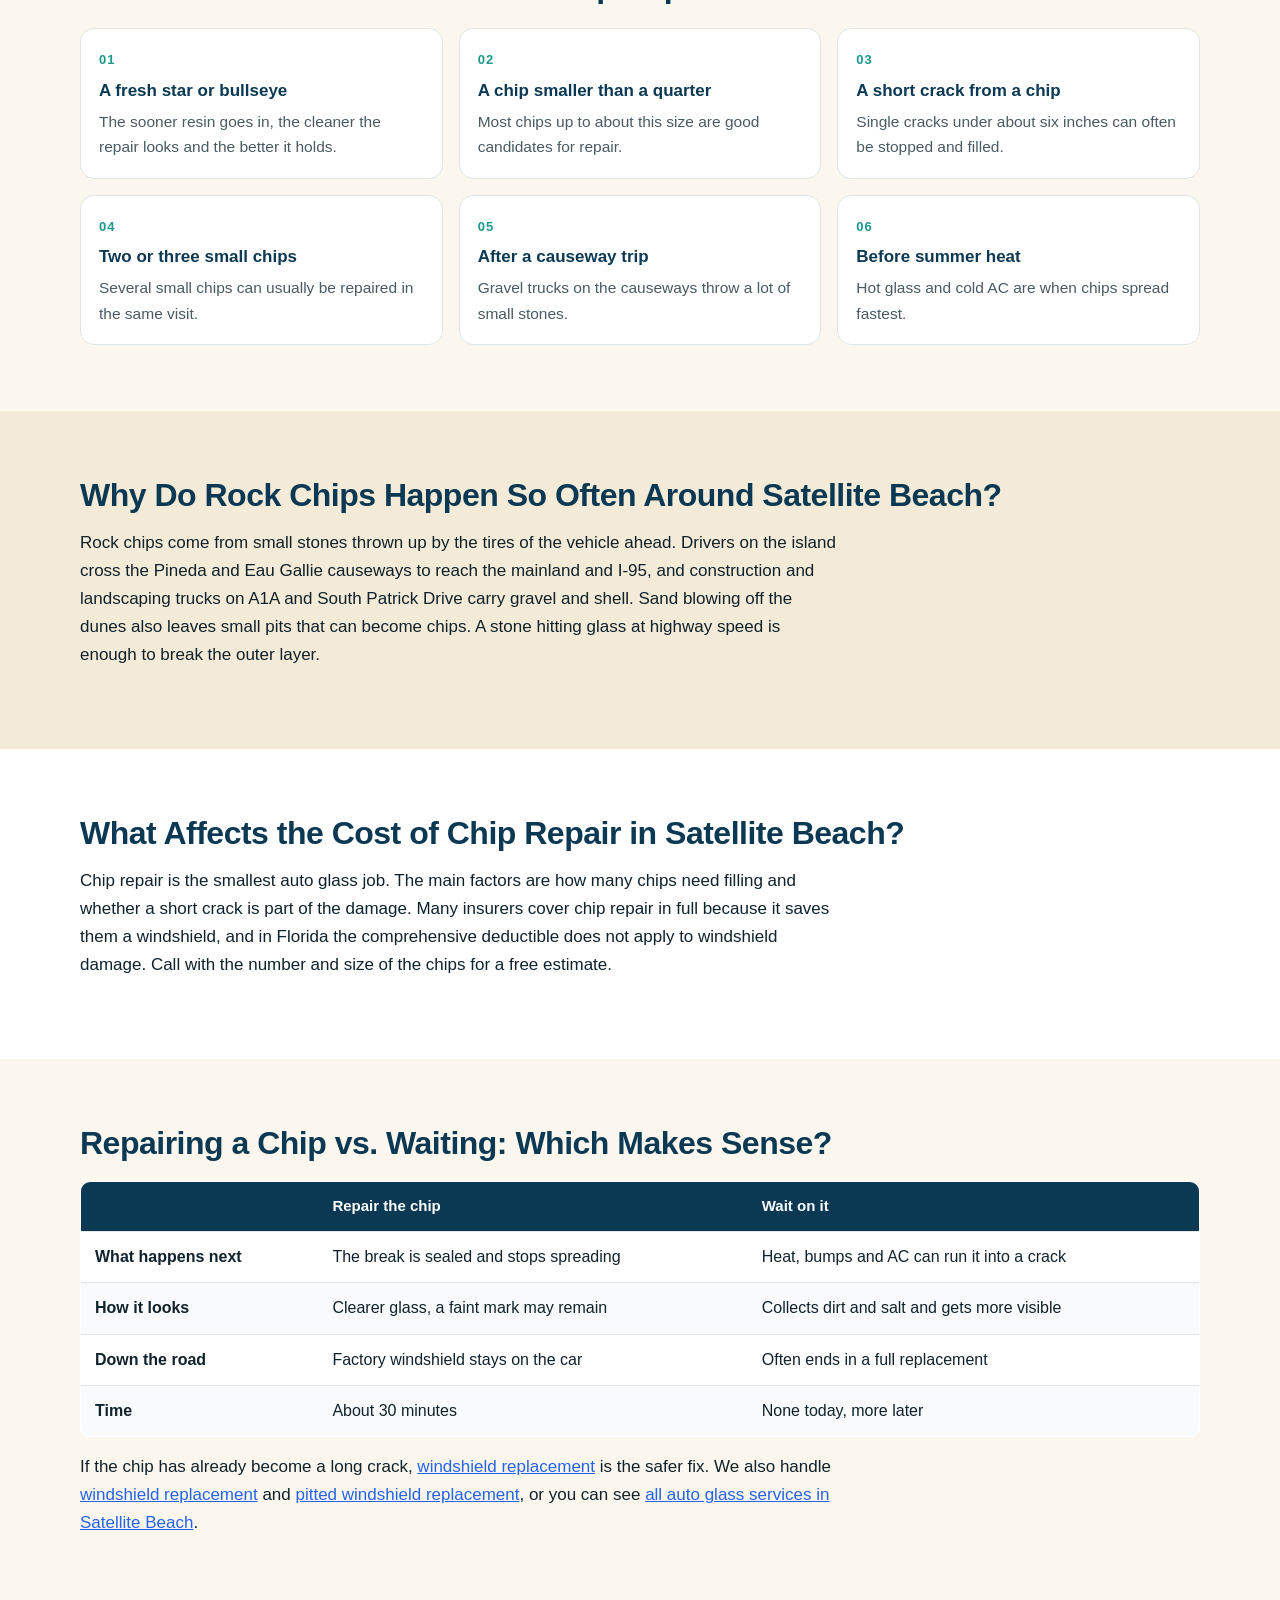
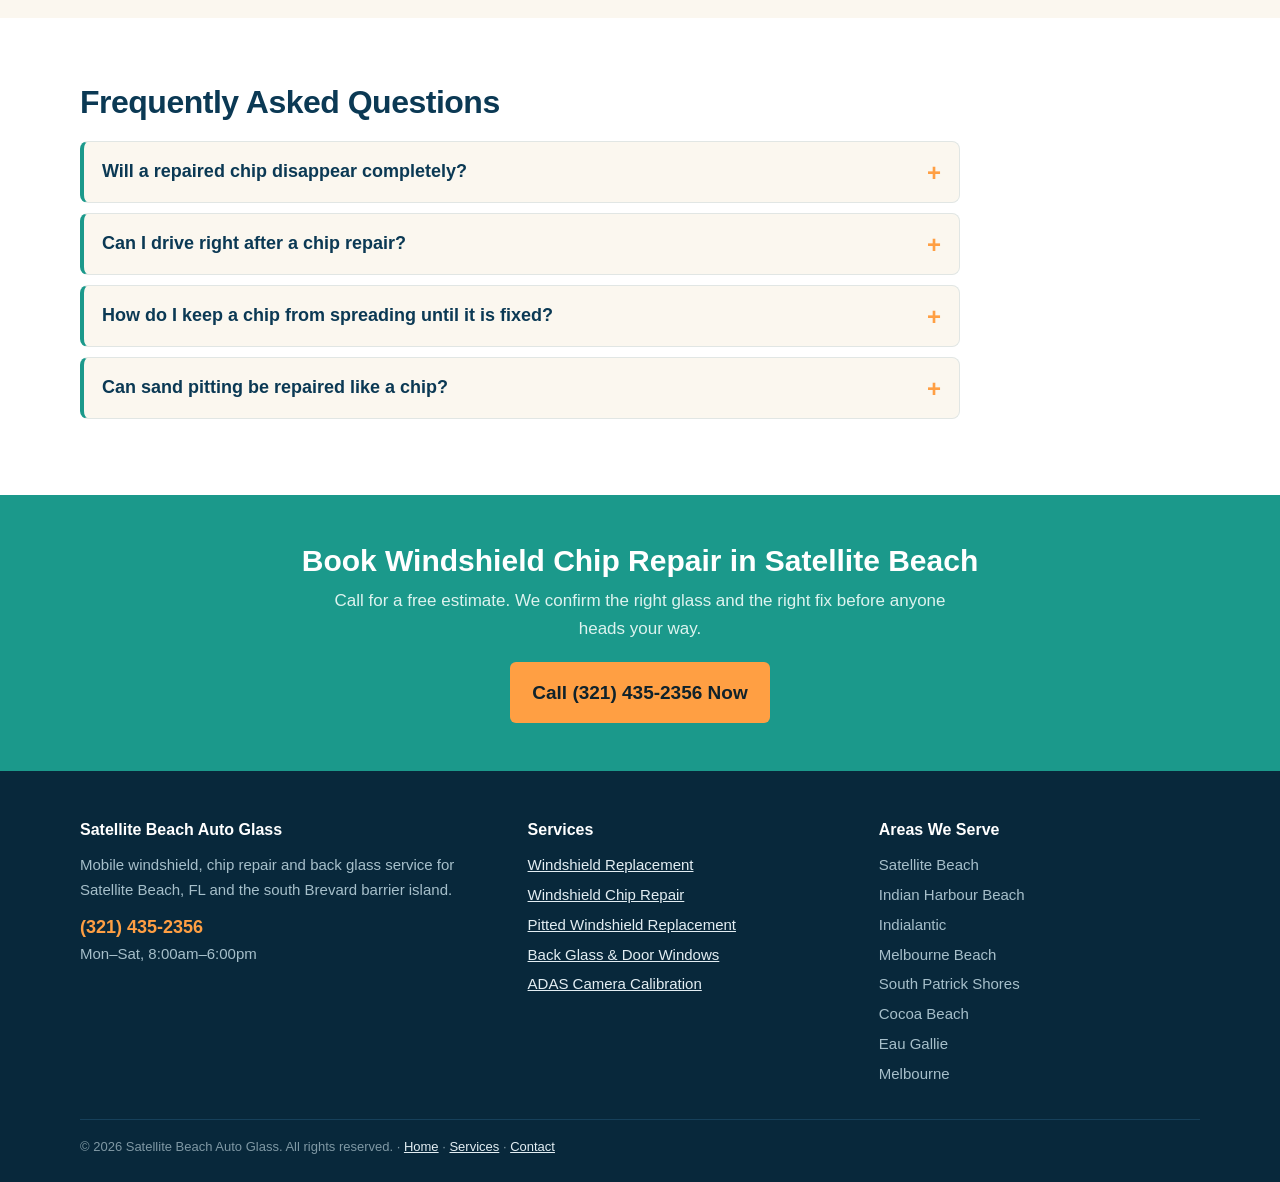
<file: windshield-chip-repair-satellite-beach.html>
<!DOCTYPE html>
<html lang="en">
<head>
<meta charset="utf-8">
<meta name="viewport" content="width=device-width, initial-scale=1">
<title>Windshield Chip Repair Satellite Beach FL | 30 Minutes</title>
<meta name="description" content="Windshield chip repair in Satellite Beach, FL. Resin repair in about 30 minutes at your home, condo or office, often covered by insurance.">
<link rel="canonical" href="https://www.satellitebeachautoglass.com/windshield-chip-repair-satellite-beach.html">
<meta property="og:title" content="Windshield Chip Repair Satellite Beach FL | 30 Minutes">
<meta property="og:description" content="Windshield chip repair in Satellite Beach, FL. Resin repair in about 30 minutes at your home, condo or office, often covered by insurance.">
<meta property="og:type" content="website">
<meta property="og:url" content="https://www.satellitebeachautoglass.com/windshield-chip-repair-satellite-beach.html">
<meta property="og:image" content="https://www.satellitebeachautoglass.com/satellite-beach-windshield-install.webp">
<link rel="stylesheet" href="styles.css">
<script type="application/ld+json">{
 "@context": "https://schema.org",
 "@type": "LocalBusiness",
 "name": "Satellite Beach Auto Glass",
 "telephone": "(321) 435-2356",
 "url": "https://www.satellitebeachautoglass.com/",
 "image": "https://www.satellitebeachautoglass.com/satellite-beach-windshield-install.webp",
 "address": {
  "@type": "PostalAddress",
  "streetAddress": "1227 S Patrick Dr Suite 111",
  "addressLocality": "Satellite Beach",
  "addressRegion": "FL",
  "postalCode": "32937",
  "addressCountry": "US"
 },
 "areaServed": [
  "Satellite Beach, FL",
  "Indian Harbour Beach, FL",
  "Indialantic, FL",
  "Melbourne Beach, FL",
  "South Patrick Shores, FL",
  "Cocoa Beach, FL",
  "Eau Gallie, FL",
  "Melbourne, FL"
 ],
 "description": "Windshield Chip Repair in Satellite Beach, FL",
 "openingHours": "Mo-Sa 08:00-18:00"
}</script>
<script type="application/ld+json">{
 "@context": "https://schema.org",
 "@type": "Service",
 "serviceType": "Windshield Chip Repair",
 "areaServed": "Satellite Beach, FL",
 "provider": {
  "@type": "LocalBusiness",
  "name": "Satellite Beach Auto Glass",
  "telephone": "(321) 435-2356"
 }
}</script>
<script type="application/ld+json">{
 "@context": "https://schema.org",
 "@type": "FAQPage",
 "mainEntity": [
  {
   "@type": "Question",
   "name": "Will a repaired chip disappear completely?",
   "acceptedAnswer": {
    "@type": "Answer",
    "text": "A resin repair makes a chip much harder to see, but a faint mark often remains where the stone hit. The main goal is strength: the resin bonds the broken glass so it cannot spread. Chips repaired soon after they happen look the best."
   }
  },
  {
   "@type": "Question",
   "name": "Can I drive right after a chip repair?",
   "acceptedAnswer": {
    "@type": "Answer",
    "text": "Yes. The resin is cured with UV light before the technician leaves, so the car can be driven and washed right away. There is no adhesive cure time like there is after a full windshield replacement."
   }
  },
  {
   "@type": "Question",
   "name": "How do I keep a chip from spreading until it is fixed?",
   "acceptedAnswer": {
    "@type": "Answer",
    "text": "Put a piece of clear tape over it to keep out sand and moisture, park in the shade and avoid pointing the defroster or AC straight at the glass. Slammed doors and hard bumps can also spread it, so book the repair soon."
   }
  },
  {
   "@type": "Question",
   "name": "Can sand pitting be repaired like a chip?",
   "acceptedAnswer": {
    "@type": "Answer",
    "text": "No. Resin works on a single break, not on hundreds of tiny surface pits. Glass that is hazy and pitted all over usually needs a new windshield if the glare bothers you."
   }
  }
 ]
}</script>
</head>
<body>
<!-- NAV -->
<header class="nav">
  <div class="wrap nav-in">
    <a class="brand" href="/">Satellite Beach<span>Auto Glass</span></a>
    <ul class="links">
      <li><a href="/">Home</a></li>
      <li><a href="services.html">Services</a></li>
      <li><a href="windshield-replacement-satellite-beach.html">Windshields</a></li>
      <li><a href="windshield-chip-repair-satellite-beach.html">Chip Repair</a></li>
      <li><a href="contact.html">Contact</a></li>
    </ul>
    <a class="nav-call" href="tel:+13214352356">&#9742; (321) 435-2356</a>
  </div>
</header>
<!-- HERO -->
<section class="hero">
  <div class="wrap hero-grid">
    <div>
      <span class="tag">Windshield Chip Repair &middot; Satellite Beach, FL</span>
      <h1>Windshield Chip Repair in Satellite Beach, FL</h1>
      <p class="lead">Windshield chip repair in Satellite Beach stops a small break before it turns into a crack that needs a whole new windshield. Our technician comes to you, fills the chip with clear resin, cures it with UV light and seals it, usually in about 30 minutes, so your factory windshield stays on the car.</p>
      <ul class="hero-points"><li>About 30 minutes on site</li><li>Keeps your factory windshield and seal</li><li>Often covered with no deductible</li></ul>
      <div class="call-big">
        <a class="btn btn-sun" href="tel:+13214352356">Call (321) 435-2356 for a Free Estimate</a>
        <small>Mobile service &middot; Mon&ndash;Sat 8am&ndash;6pm</small>
      </div>
    </div>
    <div>
      <form class="quote" action="https://formspree.io/f/xnpjgzlj" method="POST">
        <h2>Request a Free Glass Estimate</h2>
        <p class="sub">Five quick fields. We call or text back the same business day.</p>
        <input type="hidden" name="_subject" value="New lead - Auto Glass Satellite Beach (Windshield Chip Repair)">
        <div class="field"><label for="q-name">Name</label><input id="q-name" name="name" type="text" autocomplete="name" required></div>
        <div class="field"><label for="q-phone">Best Phone Number</label><input id="q-phone" name="phone" type="tel" autocomplete="tel" placeholder="(321) 000-0000" required></div>
        <div class="field"><label for="q-vehicle">Year, Make and Model</label><input id="q-vehicle" name="vehicle" type="text" placeholder="e.g. 2021 Honda CR-V"></div>
        <div class="field"><label for="q-service">Service</label><select id="q-service" name="service"><option value="">Choose a service&hellip;</option><option>Windshield Replacement</option><option>Windshield Chip Repair</option><option>Pitted Windshield Replacement</option><option>Back Glass &amp; Door Windows</option><option>ADAS Camera Calibration</option><option>Something else / not sure</option></select></div>
        <div class="field"><label for="q-details">Describe the Damage</label><textarea id="q-details" name="details" placeholder="Example: windshield is hazy and pitted, glare is bad at sunrise"></textarea></div>
        <input type="text" name="_gotcha" style="display:none" tabindex="-1" autocomplete="off">
        <button type="submit">Get My Free Estimate</button>
        <p class="alt">Prefer to talk? Call <a href="tel:+13214352356">(321) 435-2356</a></p>
      </form>
    </div>
  </div>
</section>
<div class="band short"><img src="windshield-chip-repair-coast.webp" alt="Chip repair tool on a windshield near the ocean in Satellite Beach" width="1600" height="900"></div>

<section class="sec alt">
  <div class="wrap">
    <h2>What Does Windshield Chip Repair Involve?</h2>
    <p>Chip repair starts with cleaning loose glass, sand and salt residue out of the impact point and drying any moisture trapped inside. A bridge tool attaches over the chip, pulls a vacuum to draw out air and then pushes resin into every leg of the break. UV light cures the resin, and the surface is scraped flat and polished. A short single crack gets a tiny hole drilled at its end so it stops running, then it is filled the same way.</p>
  </div>
</section>

<section class="sec">
  <div class="wrap">
    <h2>When Do You Need Windshield Chip Repair?</h2>
    <div class="signs"><div class="sign"><strong>A fresh star or bullseye</strong><p>The sooner resin goes in, the cleaner the repair looks and the better it holds.</p></div><div class="sign"><strong>A chip smaller than a quarter</strong><p>Most chips up to about this size are good candidates for repair.</p></div><div class="sign"><strong>A short crack from a chip</strong><p>Single cracks under about six inches can often be stopped and filled.</p></div><div class="sign"><strong>Two or three small chips</strong><p>Several small chips can usually be repaired in the same visit.</p></div><div class="sign"><strong>After a causeway trip</strong><p>Gravel trucks on the causeways throw a lot of small stones.</p></div><div class="sign"><strong>Before summer heat</strong><p>Hot glass and cold AC are when chips spread fastest.</p></div></div>
  </div>
</section>

<section class="sec coq">
  <div class="wrap">
    <h2>Why Do Rock Chips Happen So Often Around Satellite Beach?</h2>
    <p>Rock chips come from small stones thrown up by the tires of the vehicle ahead. Drivers on the island cross the Pineda and Eau Gallie causeways to reach the mainland and I-95, and construction and landscaping trucks on A1A and South Patrick Drive carry gravel and shell. Sand blowing off the dunes also leaves small pits that can become chips. A stone hitting glass at highway speed is enough to break the outer layer.</p>
  </div>
</section>

<section class="sec alt">
  <div class="wrap">
    <h2>What Affects the Cost of Chip Repair in Satellite Beach?</h2>
    <p>Chip repair is the smallest auto glass job. The main factors are how many chips need filling and whether a short crack is part of the damage. Many insurers cover chip repair in full because it saves them a windshield, and in Florida the comprehensive deductible does not apply to windshield damage. Call with the number and size of the chips for a free estimate.</p>
  </div>
</section>

<section class="sec">
  <div class="wrap">
    <h2>Repairing a Chip vs. Waiting: Which Makes Sense?</h2>
    <table class="cmp"><thead><tr><th></th><th>Repair the chip</th><th>Wait on it</th></tr></thead><tbody><tr><td><strong>What happens next</strong></td><td>The break is sealed and stops spreading</td><td>Heat, bumps and AC can run it into a crack</td></tr><tr><td><strong>How it looks</strong></td><td>Clearer glass, a faint mark may remain</td><td>Collects dirt and salt and gets more visible</td></tr><tr><td><strong>Down the road</strong></td><td>Factory windshield stays on the car</td><td>Often ends in a full replacement</td></tr><tr><td><strong>Time</strong></td><td>About 30 minutes</td><td>None today, more later</td></tr></tbody></table>
    <p style="margin-top:16px;">If the chip has already become a long crack, <a class="body-link" href="windshield-replacement-satellite-beach.html" style="color: #2563eb; text-decoration: underline;">windshield replacement</a> is the safer fix. We also handle <a class="body-link" href="windshield-replacement-satellite-beach.html" style="color: #2563eb; text-decoration: underline;">windshield replacement</a> and <a class="body-link" href="pitted-windshield-replacement-satellite-beach.html" style="color: #2563eb; text-decoration: underline;">pitted windshield replacement</a>, or you can see <a class="body-link" href="services.html" style="color: #2563eb; text-decoration: underline;">all auto glass services in Satellite Beach</a>.</p>
  </div>
</section>

<section class="sec alt">
  <div class="wrap">
    <h2>Frequently Asked Questions</h2>
    <div class="faq"><details><summary><h3>Will a repaired chip disappear completely?</h3></summary><div class="ans"><p>A resin repair makes a chip much harder to see, but a faint mark often remains where the stone hit. The main goal is strength: the resin bonds the broken glass so it cannot spread. Chips repaired soon after they happen look the best.</p></div></details><details><summary><h3>Can I drive right after a chip repair?</h3></summary><div class="ans"><p>Yes. The resin is cured with UV light before the technician leaves, so the car can be driven and washed right away. There is no adhesive cure time like there is after a full windshield replacement.</p></div></details><details><summary><h3>How do I keep a chip from spreading until it is fixed?</h3></summary><div class="ans"><p>Put a piece of clear tape over it to keep out sand and moisture, park in the shade and avoid pointing the defroster or AC straight at the glass. Slammed doors and hard bumps can also spread it, so book the repair soon.</p></div></details><details><summary><h3>Can sand pitting be repaired like a chip?</h3></summary><div class="ans"><p>No. Resin works on a single break, not on hundreds of tiny surface pits. Glass that is hazy and pitted all over usually needs a new windshield if the glare bothers you.</p></div></details></div>
  </div>
</section>
<!-- CTA -->
<section class="cta">
  <div class="wrap">
    <h2>Book Windshield Chip Repair in Satellite Beach</h2>
    <p>Call for a free estimate. We confirm the right glass and the right fix before anyone heads your way.</p>
    <a class="btn btn-pine" href="tel:+13214352356">Call (321) 435-2356 Now</a>
  </div>
</section>
<!-- FOOTER -->
<footer class="foot">
  <div class="wrap">
    <div class="foot-grid">
      <div>
        <h4>Satellite Beach Auto Glass</h4>
        <p>Mobile windshield, chip repair and back glass service for Satellite Beach, FL and the south Brevard barrier island.</p>
        <p style="margin-top:10px;"><a class="tel" href="tel:+13214352356">(321) 435-2356</a></p>
        <p>Mon&ndash;Sat, 8:00am&ndash;6:00pm</p>
      </div>
      <div>
        <h4>Services</h4>
        <ul><li><a href="windshield-replacement-satellite-beach.html">Windshield Replacement</a></li><li><a href="windshield-chip-repair-satellite-beach.html">Windshield Chip Repair</a></li><li><a href="pitted-windshield-replacement-satellite-beach.html">Pitted Windshield Replacement</a></li><li><a href="back-glass-replacement-satellite-beach.html">Back Glass &amp; Door Windows</a></li><li><a href="adas-calibration-satellite-beach.html">ADAS Camera Calibration</a></li></ul>
      </div>
      <div>
        <h4>Areas We Serve</h4>
        <ul><li>Satellite Beach</li><li>Indian Harbour Beach</li><li>Indialantic</li><li>Melbourne Beach</li><li>South Patrick Shores</li><li>Cocoa Beach</li><li>Eau Gallie</li><li>Melbourne</li></ul>
      </div>
    </div>
    <p class="copy">&copy; 2026 Satellite Beach Auto Glass. All rights reserved. &middot; <a href="/">Home</a> &middot; <a href="services.html">Services</a> &middot; <a href="contact.html">Contact</a></p>
  </div>
</footer>
</body>
</html>
</file>
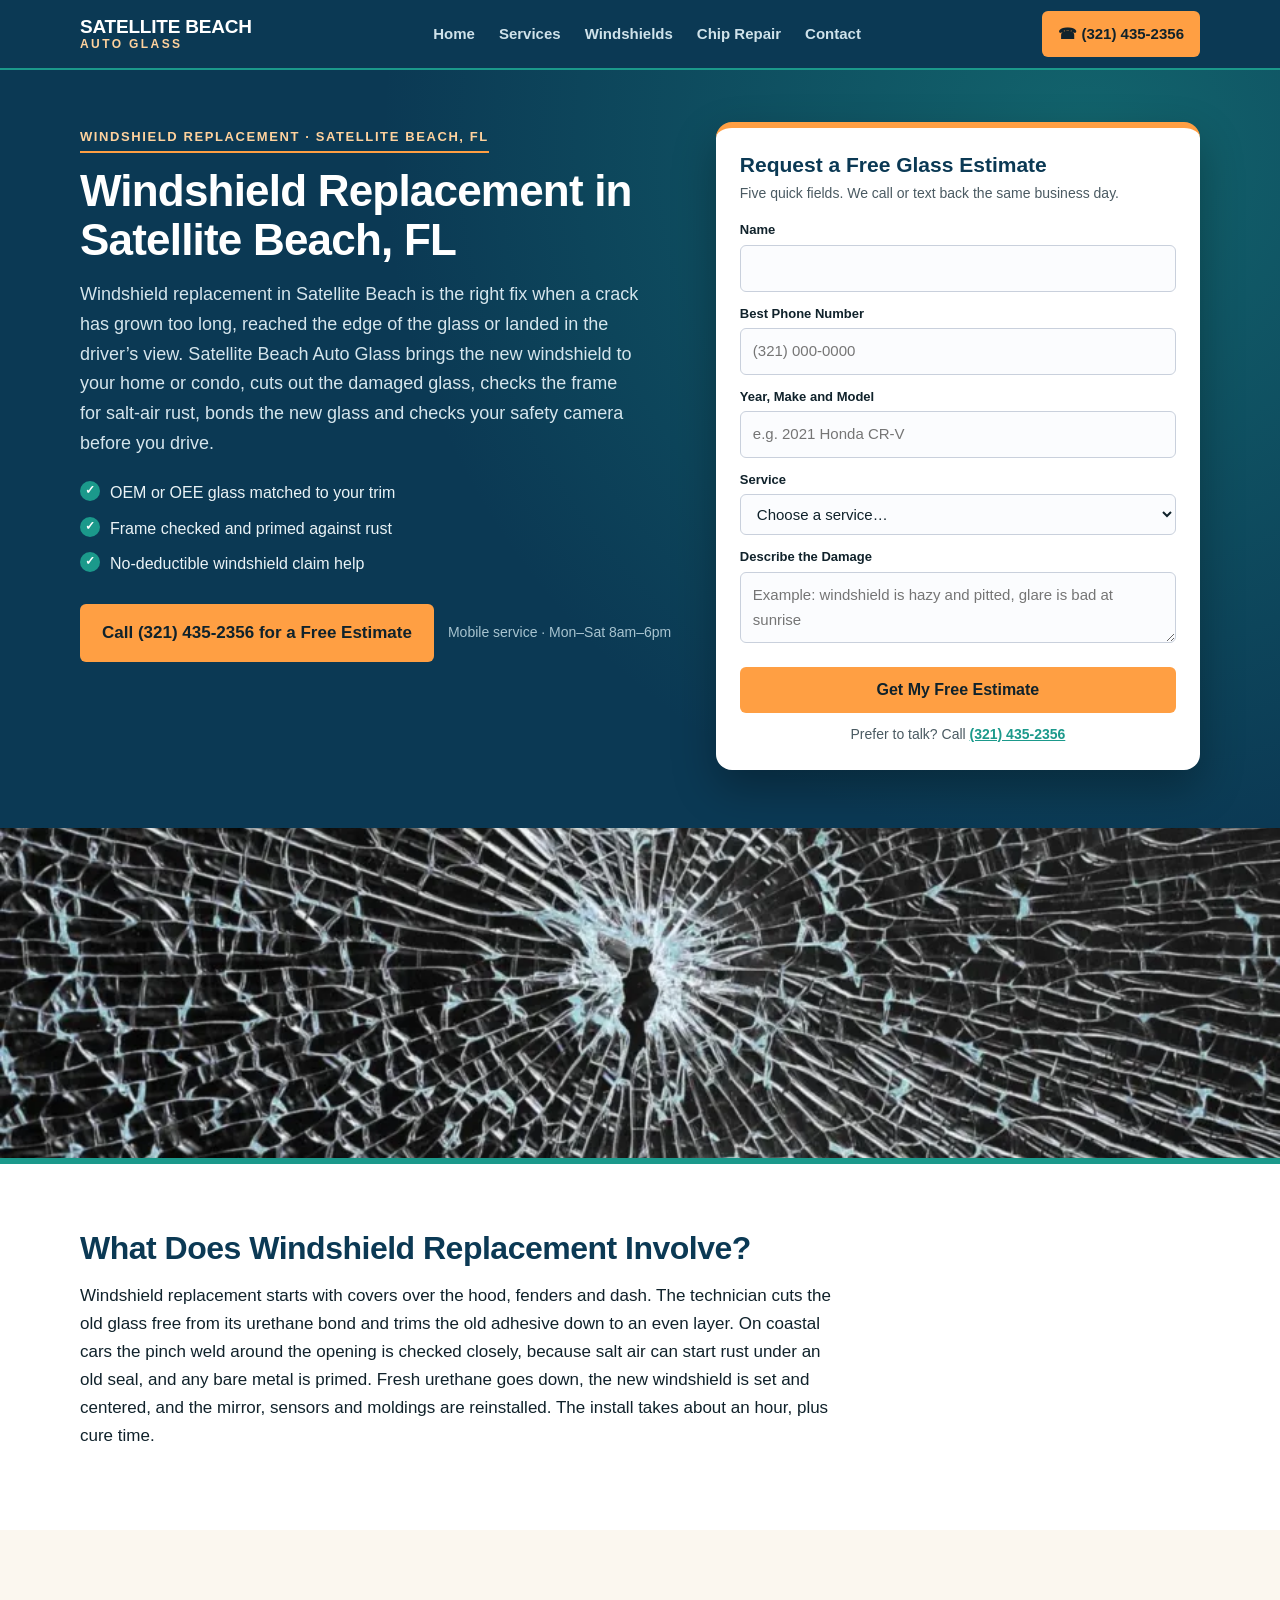
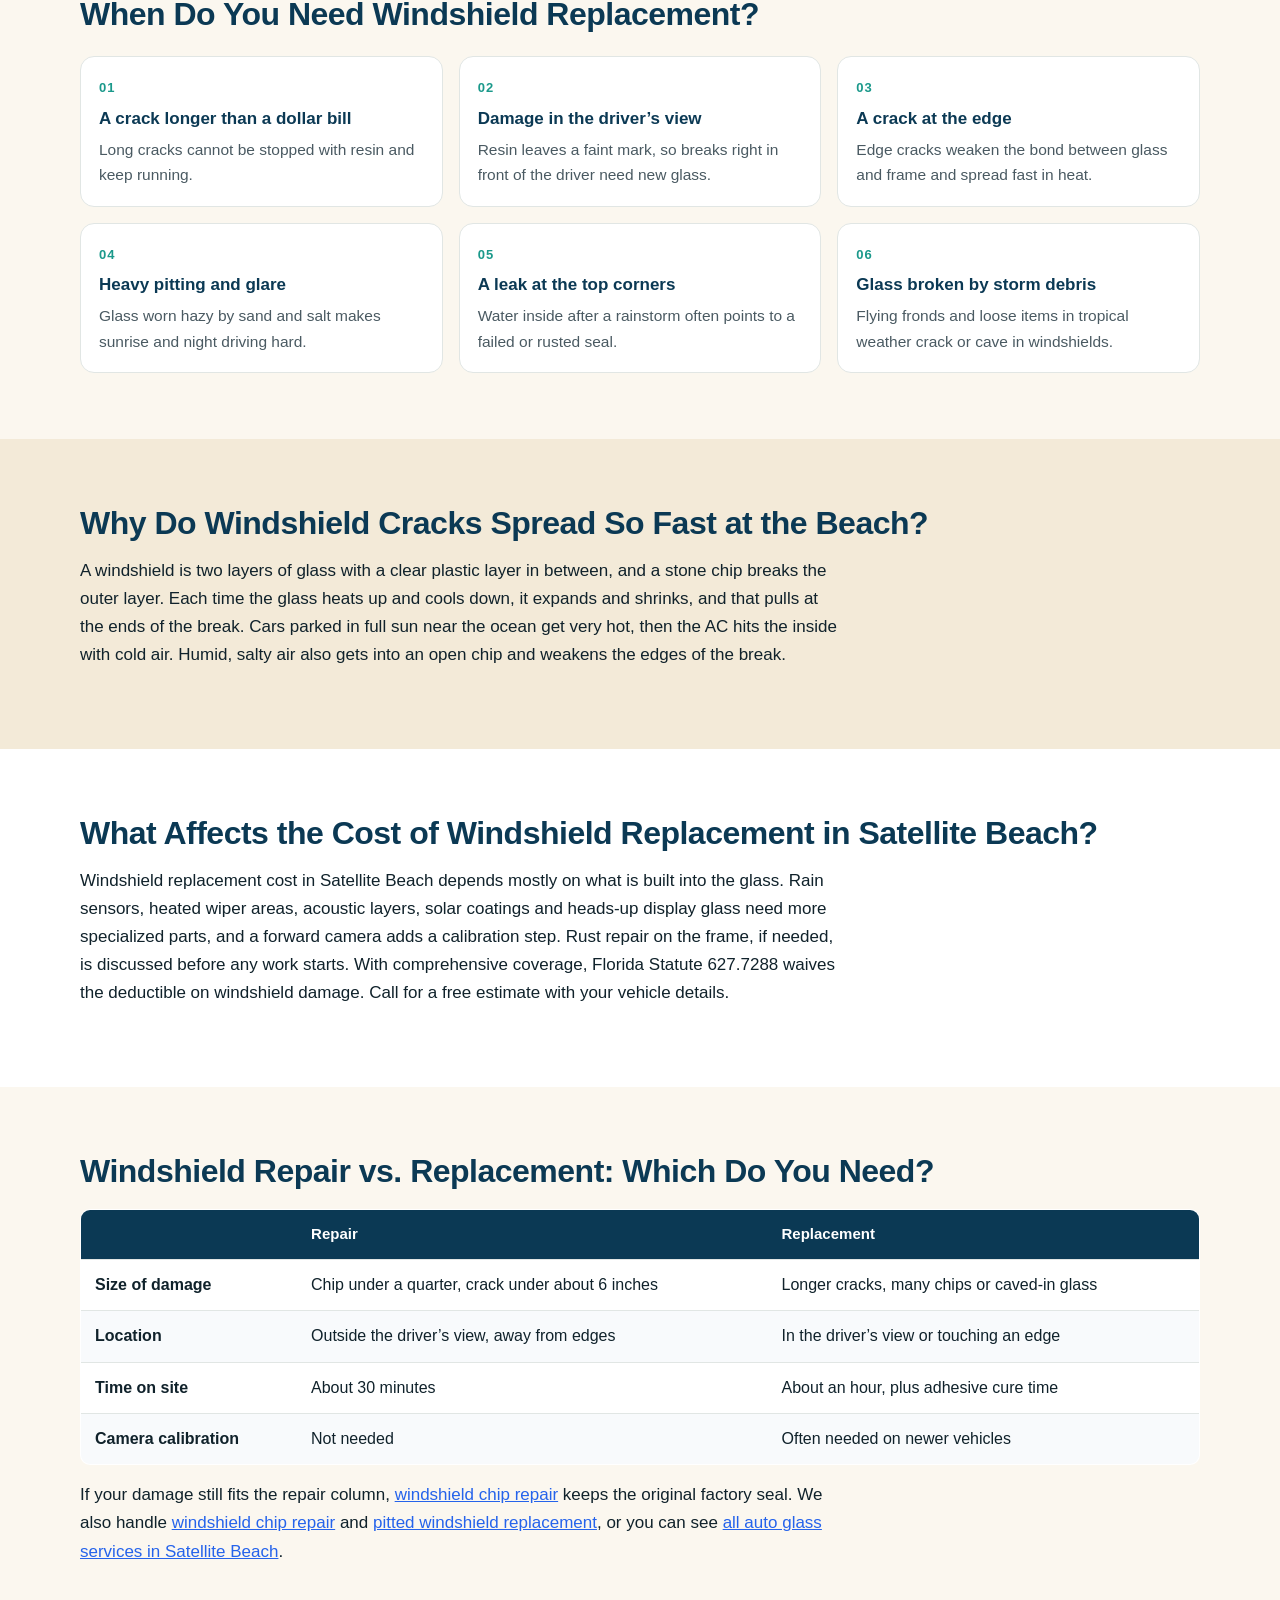
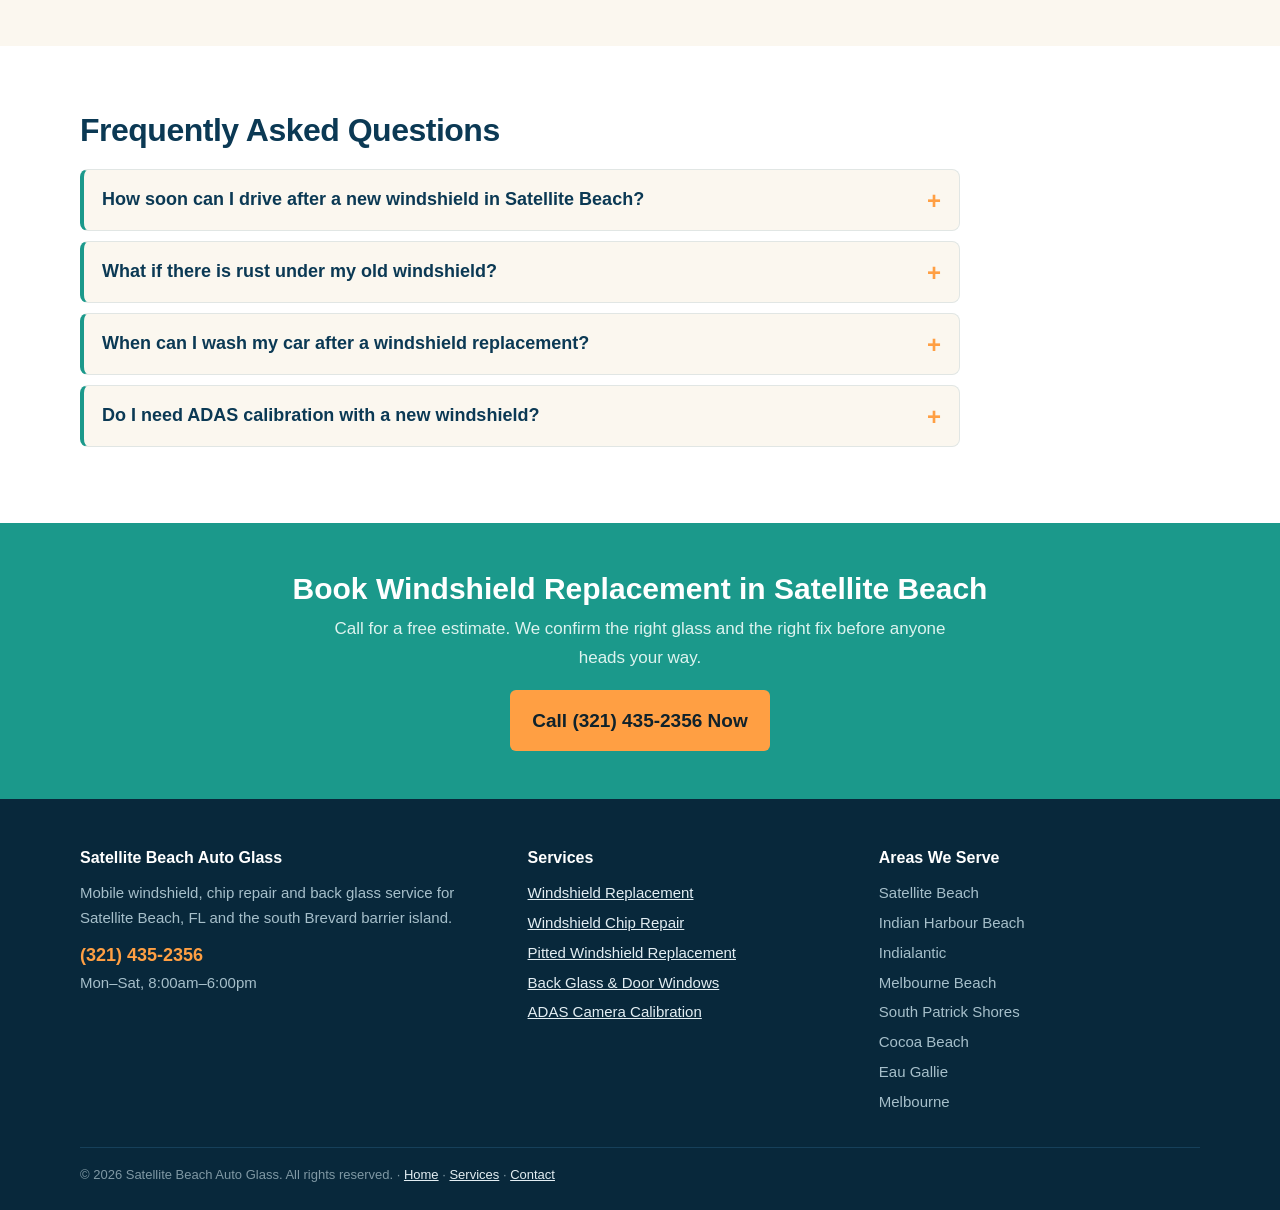
<file: windshield-replacement-satellite-beach.html>
<!DOCTYPE html>
<html lang="en">
<head>
<meta charset="utf-8">
<meta name="viewport" content="width=device-width, initial-scale=1">
<title>Windshield Replacement Satellite Beach FL | Mobile</title>
<meta name="description" content="Mobile windshield replacement in Satellite Beach, FL. OEM or OEE glass, rust-checked frames, proper cure time and camera calibration. Free estimates.">
<link rel="canonical" href="https://www.satellitebeachautoglass.com/windshield-replacement-satellite-beach.html">
<meta property="og:title" content="Windshield Replacement Satellite Beach FL | Mobile">
<meta property="og:description" content="Mobile windshield replacement in Satellite Beach, FL. OEM or OEE glass, rust-checked frames, proper cure time and camera calibration. Free estimates.">
<meta property="og:type" content="website">
<meta property="og:url" content="https://www.satellitebeachautoglass.com/windshield-replacement-satellite-beach.html">
<meta property="og:image" content="https://www.satellitebeachautoglass.com/satellite-beach-windshield-install.webp">
<link rel="stylesheet" href="styles.css">
<script type="application/ld+json">{
 "@context": "https://schema.org",
 "@type": "LocalBusiness",
 "name": "Satellite Beach Auto Glass",
 "telephone": "(321) 435-2356",
 "url": "https://www.satellitebeachautoglass.com/",
 "image": "https://www.satellitebeachautoglass.com/satellite-beach-windshield-install.webp",
 "address": {
  "@type": "PostalAddress",
  "streetAddress": "1227 S Patrick Dr Suite 111",
  "addressLocality": "Satellite Beach",
  "addressRegion": "FL",
  "postalCode": "32937",
  "addressCountry": "US"
 },
 "areaServed": [
  "Satellite Beach, FL",
  "Indian Harbour Beach, FL",
  "Indialantic, FL",
  "Melbourne Beach, FL",
  "South Patrick Shores, FL",
  "Cocoa Beach, FL",
  "Eau Gallie, FL",
  "Melbourne, FL"
 ],
 "description": "Windshield Replacement in Satellite Beach, FL",
 "openingHours": "Mo-Sa 08:00-18:00"
}</script>
<script type="application/ld+json">{
 "@context": "https://schema.org",
 "@type": "Service",
 "serviceType": "Windshield Replacement",
 "areaServed": "Satellite Beach, FL",
 "provider": {
  "@type": "LocalBusiness",
  "name": "Satellite Beach Auto Glass",
  "telephone": "(321) 435-2356"
 }
}</script>
<script type="application/ld+json">{
 "@context": "https://schema.org",
 "@type": "FAQPage",
 "mainEntity": [
  {
   "@type": "Question",
   "name": "How soon can I drive after a new windshield in Satellite Beach?",
   "acceptedAnswer": {
    "@type": "Answer",
    "text": "Most urethane adhesives reach safe drive-away strength in one to three hours, depending on the product, the heat and the humidity. The technician gives you the exact time before leaving. Driving too soon can let the glass shift or weaken the bond the airbag relies on."
   }
  },
  {
   "@type": "Question",
   "name": "What if there is rust under my old windshield?",
   "acceptedAnswer": {
    "@type": "Answer",
    "text": "Light surface rust on the frame is cleaned and primed before the new glass goes in. Deep rust that has eaten through the metal needs body shop repair first, because the adhesive cannot bond to it. We tell you before any work starts if we find it."
   }
  },
  {
   "@type": "Question",
   "name": "When can I wash my car after a windshield replacement?",
   "acceptedAnswer": {
    "@type": "Answer",
    "text": "Wait at least a day before a car wash and keep pressure washers away from the edges of the glass for a couple of days. A gentle fresh-water rinse to remove salt is fine after the first day."
   }
  },
  {
   "@type": "Question",
   "name": "Do I need ADAS calibration with a new windshield?",
   "acceptedAnswer": {
    "@type": "Answer",
    "text": "If there is a camera behind the rearview mirror, the answer is usually yes. The camera has to be aimed again for the new glass so lane-keep and emergency braking work as designed. We confirm it for your vehicle with the estimate."
   }
  }
 ]
}</script>
</head>
<body>
<!-- NAV -->
<header class="nav">
  <div class="wrap nav-in">
    <a class="brand" href="/">Satellite Beach<span>Auto Glass</span></a>
    <ul class="links">
      <li><a href="/">Home</a></li>
      <li><a href="services.html">Services</a></li>
      <li><a href="windshield-replacement-satellite-beach.html">Windshields</a></li>
      <li><a href="windshield-chip-repair-satellite-beach.html">Chip Repair</a></li>
      <li><a href="contact.html">Contact</a></li>
    </ul>
    <a class="nav-call" href="tel:+13214352356">&#9742; (321) 435-2356</a>
  </div>
</header>
<!-- HERO -->
<section class="hero">
  <div class="wrap hero-grid">
    <div>
      <span class="tag">Windshield Replacement &middot; Satellite Beach, FL</span>
      <h1>Windshield Replacement in Satellite Beach, FL</h1>
      <p class="lead">Windshield replacement in Satellite Beach is the right fix when a crack has grown too long, reached the edge of the glass or landed in the driver&rsquo;s view. Satellite Beach Auto Glass brings the new windshield to your home or condo, cuts out the damaged glass, checks the frame for salt-air rust, bonds the new glass and checks your safety camera before you drive.</p>
      <ul class="hero-points"><li>OEM or OEE glass matched to your trim</li><li>Frame checked and primed against rust</li><li>No-deductible windshield claim help</li></ul>
      <div class="call-big">
        <a class="btn btn-sun" href="tel:+13214352356">Call (321) 435-2356 for a Free Estimate</a>
        <small>Mobile service &middot; Mon&ndash;Sat 8am&ndash;6pm</small>
      </div>
    </div>
    <div>
      <form class="quote" action="https://formspree.io/f/xnpjgzlj" method="POST">
        <h2>Request a Free Glass Estimate</h2>
        <p class="sub">Five quick fields. We call or text back the same business day.</p>
        <input type="hidden" name="_subject" value="New lead - Auto Glass Satellite Beach (Windshield Replacement)">
        <div class="field"><label for="q-name">Name</label><input id="q-name" name="name" type="text" autocomplete="name" required></div>
        <div class="field"><label for="q-phone">Best Phone Number</label><input id="q-phone" name="phone" type="tel" autocomplete="tel" placeholder="(321) 000-0000" required></div>
        <div class="field"><label for="q-vehicle">Year, Make and Model</label><input id="q-vehicle" name="vehicle" type="text" placeholder="e.g. 2021 Honda CR-V"></div>
        <div class="field"><label for="q-service">Service</label><select id="q-service" name="service"><option value="">Choose a service&hellip;</option><option>Windshield Replacement</option><option>Windshield Chip Repair</option><option>Pitted Windshield Replacement</option><option>Back Glass &amp; Door Windows</option><option>ADAS Camera Calibration</option><option>Something else / not sure</option></select></div>
        <div class="field"><label for="q-details">Describe the Damage</label><textarea id="q-details" name="details" placeholder="Example: windshield is hazy and pitted, glare is bad at sunrise"></textarea></div>
        <input type="text" name="_gotcha" style="display:none" tabindex="-1" autocomplete="off">
        <button type="submit">Get My Free Estimate</button>
        <p class="alt">Prefer to talk? Call <a href="tel:+13214352356">(321) 435-2356</a></p>
      </form>
    </div>
  </div>
</section>
<div class="band short"><img src="shattered-glass-closeup.webp" alt="Shattered windshield glass close-up in Satellite Beach" width="1600" height="900"></div>

<section class="sec alt">
  <div class="wrap">
    <h2>What Does Windshield Replacement Involve?</h2>
    <p>Windshield replacement starts with covers over the hood, fenders and dash. The technician cuts the old glass free from its urethane bond and trims the old adhesive down to an even layer. On coastal cars the pinch weld around the opening is checked closely, because salt air can start rust under an old seal, and any bare metal is primed. Fresh urethane goes down, the new windshield is set and centered, and the mirror, sensors and moldings are reinstalled. The install takes about an hour, plus cure time.</p>
  </div>
</section>

<section class="sec">
  <div class="wrap">
    <h2>When Do You Need Windshield Replacement?</h2>
    <div class="signs"><div class="sign"><strong>A crack longer than a dollar bill</strong><p>Long cracks cannot be stopped with resin and keep running.</p></div><div class="sign"><strong>Damage in the driver&rsquo;s view</strong><p>Resin leaves a faint mark, so breaks right in front of the driver need new glass.</p></div><div class="sign"><strong>A crack at the edge</strong><p>Edge cracks weaken the bond between glass and frame and spread fast in heat.</p></div><div class="sign"><strong>Heavy pitting and glare</strong><p>Glass worn hazy by sand and salt makes sunrise and night driving hard.</p></div><div class="sign"><strong>A leak at the top corners</strong><p>Water inside after a rainstorm often points to a failed or rusted seal.</p></div><div class="sign"><strong>Glass broken by storm debris</strong><p>Flying fronds and loose items in tropical weather crack or cave in windshields.</p></div></div>
  </div>
</section>

<section class="sec coq">
  <div class="wrap">
    <h2>Why Do Windshield Cracks Spread So Fast at the Beach?</h2>
    <p>A windshield is two layers of glass with a clear plastic layer in between, and a stone chip breaks the outer layer. Each time the glass heats up and cools down, it expands and shrinks, and that pulls at the ends of the break. Cars parked in full sun near the ocean get very hot, then the AC hits the inside with cold air. Humid, salty air also gets into an open chip and weakens the edges of the break.</p>
  </div>
</section>

<section class="sec alt">
  <div class="wrap">
    <h2>What Affects the Cost of Windshield Replacement in Satellite Beach?</h2>
    <p>Windshield replacement cost in Satellite Beach depends mostly on what is built into the glass. Rain sensors, heated wiper areas, acoustic layers, solar coatings and heads-up display glass need more specialized parts, and a forward camera adds a calibration step. Rust repair on the frame, if needed, is discussed before any work starts. With comprehensive coverage, Florida Statute 627.7288 waives the deductible on windshield damage. Call for a free estimate with your vehicle details.</p>
  </div>
</section>

<section class="sec">
  <div class="wrap">
    <h2>Windshield Repair vs. Replacement: Which Do You Need?</h2>
    <table class="cmp"><thead><tr><th></th><th>Repair</th><th>Replacement</th></tr></thead><tbody><tr><td><strong>Size of damage</strong></td><td>Chip under a quarter, crack under about 6 inches</td><td>Longer cracks, many chips or caved-in glass</td></tr><tr><td><strong>Location</strong></td><td>Outside the driver&rsquo;s view, away from edges</td><td>In the driver&rsquo;s view or touching an edge</td></tr><tr><td><strong>Time on site</strong></td><td>About 30 minutes</td><td>About an hour, plus adhesive cure time</td></tr><tr><td><strong>Camera calibration</strong></td><td>Not needed</td><td>Often needed on newer vehicles</td></tr></tbody></table>
    <p style="margin-top:16px;">If your damage still fits the repair column, <a class="body-link" href="windshield-chip-repair-satellite-beach.html" style="color: #2563eb; text-decoration: underline;">windshield chip repair</a> keeps the original factory seal. We also handle <a class="body-link" href="windshield-chip-repair-satellite-beach.html" style="color: #2563eb; text-decoration: underline;">windshield chip repair</a> and <a class="body-link" href="pitted-windshield-replacement-satellite-beach.html" style="color: #2563eb; text-decoration: underline;">pitted windshield replacement</a>, or you can see <a class="body-link" href="services.html" style="color: #2563eb; text-decoration: underline;">all auto glass services in Satellite Beach</a>.</p>
  </div>
</section>

<section class="sec alt">
  <div class="wrap">
    <h2>Frequently Asked Questions</h2>
    <div class="faq"><details><summary><h3>How soon can I drive after a new windshield in Satellite Beach?</h3></summary><div class="ans"><p>Most urethane adhesives reach safe drive-away strength in one to three hours, depending on the product, the heat and the humidity. The technician gives you the exact time before leaving. Driving too soon can let the glass shift or weaken the bond the airbag relies on.</p></div></details><details><summary><h3>What if there is rust under my old windshield?</h3></summary><div class="ans"><p>Light surface rust on the frame is cleaned and primed before the new glass goes in. Deep rust that has eaten through the metal needs body shop repair first, because the adhesive cannot bond to it. We tell you before any work starts if we find it.</p></div></details><details><summary><h3>When can I wash my car after a windshield replacement?</h3></summary><div class="ans"><p>Wait at least a day before a car wash and keep pressure washers away from the edges of the glass for a couple of days. A gentle fresh-water rinse to remove salt is fine after the first day.</p></div></details><details><summary><h3>Do I need ADAS calibration with a new windshield?</h3></summary><div class="ans"><p>If there is a camera behind the rearview mirror, the answer is usually yes. The camera has to be aimed again for the new glass so lane-keep and emergency braking work as designed. We confirm it for your vehicle with the estimate.</p></div></details></div>
  </div>
</section>
<!-- CTA -->
<section class="cta">
  <div class="wrap">
    <h2>Book Windshield Replacement in Satellite Beach</h2>
    <p>Call for a free estimate. We confirm the right glass and the right fix before anyone heads your way.</p>
    <a class="btn btn-pine" href="tel:+13214352356">Call (321) 435-2356 Now</a>
  </div>
</section>
<!-- FOOTER -->
<footer class="foot">
  <div class="wrap">
    <div class="foot-grid">
      <div>
        <h4>Satellite Beach Auto Glass</h4>
        <p>Mobile windshield, chip repair and back glass service for Satellite Beach, FL and the south Brevard barrier island.</p>
        <p style="margin-top:10px;"><a class="tel" href="tel:+13214352356">(321) 435-2356</a></p>
        <p>Mon&ndash;Sat, 8:00am&ndash;6:00pm</p>
      </div>
      <div>
        <h4>Services</h4>
        <ul><li><a href="windshield-replacement-satellite-beach.html">Windshield Replacement</a></li><li><a href="windshield-chip-repair-satellite-beach.html">Windshield Chip Repair</a></li><li><a href="pitted-windshield-replacement-satellite-beach.html">Pitted Windshield Replacement</a></li><li><a href="back-glass-replacement-satellite-beach.html">Back Glass &amp; Door Windows</a></li><li><a href="adas-calibration-satellite-beach.html">ADAS Camera Calibration</a></li></ul>
      </div>
      <div>
        <h4>Areas We Serve</h4>
        <ul><li>Satellite Beach</li><li>Indian Harbour Beach</li><li>Indialantic</li><li>Melbourne Beach</li><li>South Patrick Shores</li><li>Cocoa Beach</li><li>Eau Gallie</li><li>Melbourne</li></ul>
      </div>
    </div>
    <p class="copy">&copy; 2026 Satellite Beach Auto Glass. All rights reserved. &middot; <a href="/">Home</a> &middot; <a href="services.html">Services</a> &middot; <a href="contact.html">Contact</a></p>
  </div>
</footer>
</body>
</html>
</file>
<file: styles.css>
/* Satellite Beach Auto Glass - styles.css */
:root{
  --ink:#10222b;
  --navy:#0b3954;
  --navy-2:#124a6b;
  --teal:#1b998b;
  --coral:#ff9f43;
  --coral-dark:#f28518;
  --mist:#e6f4f1;
  --paper:#fbf7ef;
  --muted:#4a5a62;
  --line:#e1e6e4;
  --white:#ffffff;
  --radius:10px;
}
*{box-sizing:border-box;margin:0;padding:0}
html{-webkit-text-size-adjust:100%}
body{font-family:-apple-system,BlinkMacSystemFont,"Segoe UI",Roboto,Helvetica,Arial,sans-serif;color:var(--ink);background:var(--paper);line-height:1.65;font-size:17px}
img{max-width:100%;display:block}
a{color:inherit}
.wrap{max-width:1160px;margin:0 auto;padding:0 20px}

/* NAV */
.nav{position:sticky;top:0;z-index:50;background:var(--navy);box-shadow:0 2px 0 var(--teal)}
.nav-in{display:flex;align-items:center;justify-content:space-between;gap:16px;min-height:68px}
.brand{color:var(--white);text-decoration:none;font-weight:800;font-size:19px;letter-spacing:-.2px;line-height:1.1;text-transform:uppercase}
.brand span{display:block;color:#ffd29d;font-size:12px;letter-spacing:2.4px;font-weight:700}
.links{display:flex;gap:24px;list-style:none}
.links a{color:#cfe2ea;text-decoration:none;font-size:15px;font-weight:600}
.links a:hover{color:var(--white)}
.nav-call{background:var(--coral);color:var(--white);text-decoration:none;font-weight:800;padding:11px 16px;border-radius:6px;font-size:15px;white-space:nowrap}
.nav-call:hover{background:var(--coral-dark)}

/* HERO */
.hero{background:var(--navy);background-image:radial-gradient(circle at 85% 10%,rgba(27,153,139,.45) 0,rgba(27,153,139,0) 55%);color:var(--white);padding:54px 0 58px}
.hero-grid{display:grid;grid-template-columns:1.1fr .9fr;gap:44px;align-items:start}
.tag{display:inline-block;color:#ffd29d;font-size:13px;font-weight:800;letter-spacing:1.6px;text-transform:uppercase;margin-bottom:14px;border-bottom:2px solid var(--coral);padding-bottom:4px}
.hero h1{font-size:44px;line-height:1.1;font-weight:850;letter-spacing:-.8px;margin-bottom:16px}
.hero p.lead{font-size:18px;color:#d5e5ec;max-width:560px;margin-bottom:22px}
.hero-points{list-style:none;margin:0 0 26px;display:grid;gap:9px}
.hero-points li{padding-left:30px;position:relative;color:#eaf3f6;font-size:16px}
.hero-points li:before{content:"\2713";position:absolute;left:0;top:1px;width:20px;height:20px;border-radius:50%;background:var(--teal);color:var(--white);font-size:12px;font-weight:900;display:flex;align-items:center;justify-content:center}
.btn{display:inline-block;text-decoration:none;font-weight:800;border-radius:6px;padding:15px 22px;font-size:17px}
.btn-sun{background:var(--coral);color:var(--white)}
.btn-sun:hover{background:var(--coral-dark)}
.btn-pine{background:var(--navy);color:var(--white)}
.btn-pine:hover{background:var(--navy-2)}
.call-big{display:flex;align-items:center;gap:14px;flex-wrap:wrap}
.call-big small{color:#a8c4d0;font-size:14px}

/* QUOTE CARD */
.quote{background:var(--white);color:var(--ink);border-radius:var(--radius);padding:24px;border-top:6px solid var(--coral);box-shadow:0 18px 44px rgba(0,0,0,.3)}
.quote h2{font-size:21px;line-height:1.25;margin-bottom:4px;color:var(--navy)}
.quote .sub{color:var(--muted);font-size:14px;margin-bottom:14px}
.field{margin-bottom:11px}
.field label{display:block;font-size:13px;font-weight:700;margin-bottom:4px;color:var(--ink)}
.field input,.field select,.field textarea{width:100%;font:inherit;font-size:15px;padding:10px 12px;border:1px solid #c9d0dc;border-radius:6px;background:#fbfcfe;color:var(--ink)}
.field textarea{min-height:70px;resize:vertical}
.quote button,.form-full button{width:100%;border:0;cursor:pointer;background:var(--coral);color:var(--white);font-weight:800;font-size:16px;padding:14px;border-radius:6px;margin-top:4px}
.quote button:hover,.form-full button:hover{background:var(--coral-dark)}
.quote .alt{font-size:14px;color:var(--muted);text-align:center;margin-top:10px}
.quote .alt a{color:var(--teal);font-weight:800}

/* PHOTO BAND */
.band{background:var(--navy);border-bottom:6px solid var(--teal)}
.band img{width:100%;height:440px;object-fit:cover}
.band.short img{height:330px}

/* SECTIONS */
.sec{padding:66px 0}
.sec.alt{background:var(--white)}
.sec.coq{background:var(--mist)}
.sec h2{font-size:32px;line-height:1.18;letter-spacing:-.5px;margin-bottom:14px;color:var(--navy)}
.sec h3{font-size:20px;line-height:1.3;margin:22px 0 8px;color:var(--ink)}
.sec p{margin-bottom:14px;max-width:760px}
.kicker{font-size:13px;font-weight:800;letter-spacing:1.6px;text-transform:uppercase;color:var(--coral);margin-bottom:8px}
.two{display:grid;grid-template-columns:.95fr 1.05fr;gap:46px;align-items:center}
.two img{border-radius:var(--radius);width:100%;height:auto;box-shadow:14px 14px 0 var(--mist)}
.body-link{color:#2563eb;text-decoration:underline}

/* SIGNS GRID */
.signs{display:grid;grid-template-columns:repeat(3,1fr);gap:16px;margin-top:22px;counter-reset:sg}
.sign{background:var(--white);border:1px solid var(--line);border-radius:var(--radius);padding:20px 18px 18px;position:relative;counter-increment:sg}
.sign:before{content:counter(sg,decimal-leading-zero);display:block;font-size:13px;font-weight:900;color:var(--teal);letter-spacing:1px;margin-bottom:6px}
.sec.alt .sign{background:var(--paper)}
.sign strong{display:block;margin-bottom:4px;color:var(--navy);font-size:17px}
.sign p{margin:0;font-size:15.5px;color:var(--muted)}

/* STEP CARDS (horizontal) */
.steps{list-style:none;margin-top:24px;display:grid;grid-template-columns:repeat(5,1fr);gap:14px}
.steps li{background:var(--white);border-radius:var(--radius);padding:44px 16px 18px;position:relative;border:1px solid var(--line)}
.steps li:before{content:attr(data-n);position:absolute;left:16px;top:12px;width:28px;height:28px;border-radius:6px;background:var(--coral);color:var(--white);font-weight:900;font-size:14px;display:flex;align-items:center;justify-content:center}
.steps strong{display:block;color:var(--navy);font-size:16.5px;margin-bottom:4px;line-height:1.3}
.steps p{margin:0;color:var(--muted);font-size:15px}
.steps.three{grid-template-columns:1fr;gap:12px}

/* CARDS */
.cards{display:grid;grid-template-columns:repeat(3,1fr);gap:20px;margin-top:26px}
.card{background:var(--white);border:1px solid var(--line);border-radius:var(--radius);overflow:hidden;text-decoration:none;color:var(--ink);display:flex;flex-direction:column}
.card img{width:100%;height:200px;object-fit:cover;border-bottom:4px solid var(--teal)}
.card .cb{padding:18px 18px 20px}
.card h3{margin:0 0 6px;font-size:19px;color:var(--navy)}
.card p{margin:0;font-size:15px;color:var(--muted)}
.card .more{display:inline-block;margin-top:10px;font-weight:800;color:var(--coral);font-size:15px}
.card:hover{box-shadow:0 10px 26px rgba(11,57,84,.16)}

/* WHY */
.why{display:grid;grid-template-columns:repeat(3,1fr);gap:20px;margin-top:22px}
.why div{background:var(--white);border:1px solid var(--line);border-top:5px solid var(--teal);border-radius:var(--radius);padding:22px}
.why strong{display:block;color:var(--navy);font-size:18px;margin-bottom:6px}
.why p{margin:0;font-size:15.5px;color:var(--muted)}

/* FIT */
.fit{display:grid;grid-template-columns:1fr 1fr;gap:20px;margin-top:20px}
.fit div{border-radius:var(--radius);padding:22px}
.fit h3{margin-top:0}
.fit ul{padding-left:20px}
.fit li{margin-bottom:6px}
.fit .yes{background:#e6f4ef;border:1px solid #bfe0d3}
.fit .no{background:#fbece7;border:1px solid #f0cbbf}

/* TABLE */
.cmp{width:100%;border-collapse:collapse;margin-top:18px;background:var(--white);border-radius:var(--radius);overflow:hidden;font-size:16px;border:1px solid var(--line)}
.cmp th,.cmp td{text-align:left;padding:12px 14px;border-bottom:1px solid var(--line);vertical-align:top}
.cmp th{background:var(--navy);color:var(--white);font-size:15px}
.cmp tr:nth-child(even) td{background:#f8fafc}
.cmp tr:last-child td{border-bottom:0}

/* FAQ */
.faq{margin-top:20px;max-width:880px}
.faq details{background:var(--white);border:1px solid var(--line);border-left:4px solid var(--teal);border-radius:8px;margin-bottom:10px;padding:0 18px}
.sec.alt .faq details{background:var(--paper)}
.faq summary{cursor:pointer;list-style:none;padding:16px 28px 16px 0;position:relative}
.faq summary::-webkit-details-marker{display:none}
.faq summary:after{content:"+";position:absolute;right:0;top:11px;font-size:24px;color:var(--coral);font-weight:800}
.faq details[open] summary:after{content:"\2013"}
.faq summary h3{display:inline;font-size:18px;margin:0;color:var(--navy)}
.faq .ans{padding:0 0 16px}
.faq .ans p{margin:0;color:var(--muted)}

/* SERVICES PAGE BLOCKS */
.svc{display:grid;grid-template-columns:1fr 340px;gap:32px;align-items:start;padding:32px 0;border-bottom:1px solid var(--line)}
.svc:nth-child(even){grid-template-columns:340px 1fr}
.svc:nth-child(even) img{order:-1}
.svc:last-child{border-bottom:0}
.svc img{border-radius:var(--radius);width:100%;height:230px;object-fit:cover}
.svc h2{font-size:26px;margin-bottom:10px}

/* MAP */
.note{max-width:680px;margin:0 auto 22px;padding:14px 18px;background:var(--mist);border-left:4px solid var(--coral);border-radius:8px;font-size:15px;color:var(--muted);text-align:left;line-height:1.6}
.mapbox{border-radius:var(--radius);overflow:hidden;box-shadow:0 8px 26px rgba(0,0,0,.12);max-width:980px;margin:0 auto}
.mapbox iframe{border:0;display:block;width:100%;height:420px}

/* CONTACT */
.info-grid{display:grid;grid-template-columns:1fr 1fr;gap:36px;align-items:start}
.info{background:var(--white);border:1px solid var(--line);border-radius:var(--radius);padding:24px}
.info dt{font-weight:800;color:var(--navy);margin-top:12px}
.info dt:first-child{margin-top:0}
.info dd{color:var(--muted)}
.form-full{background:var(--white);border:1px solid var(--line);border-top:6px solid var(--coral);border-radius:var(--radius);padding:24px}

/* CTA */
.cta{background:var(--teal);padding:48px 0;text-align:center;color:var(--white)}
.cta h2{font-size:30px;line-height:1.2;color:var(--white);margin-bottom:8px}
.cta p{color:#ddf3ef;margin:0 auto 18px;max-width:640px}
.cta .btn-pine{font-size:19px;background:var(--coral)}
.cta .btn-pine:hover{background:var(--coral-dark)}

/* FOOTER */
.foot{background:#08283b;color:#a6bfca;padding:46px 0 24px;font-size:15px}
.foot-grid{display:grid;grid-template-columns:1.3fr 1fr 1fr;gap:30px}
.foot h4{color:var(--white);font-size:16px;margin-bottom:10px}
.foot a{color:#e3eef3}
.foot ul{list-style:none}
.foot li{margin-bottom:5px}
.foot .tel{color:var(--coral);font-weight:800;font-size:18px;text-decoration:none}
.copy{border-top:1px solid #16405a;margin-top:28px;padding-top:16px;font-size:13px;color:#7f98a4}

/* RESPONSIVE */
@media (max-width:1020px){
  .steps{grid-template-columns:1fr 1fr}
}
@media (max-width:960px){
  .hero-grid,.two,.info-grid{grid-template-columns:1fr}
  .cards,.why,.signs{grid-template-columns:1fr 1fr}
  .svc,.svc:nth-child(even){grid-template-columns:1fr}
  .svc img,.svc:nth-child(even) img{order:-1}
  .foot-grid{grid-template-columns:1fr 1fr}
  .links{display:none}
}
@media (max-width:620px){
  body{font-size:16px}
  .hero{padding:34px 0 40px}
  .hero h1{font-size:31px}
  .sec{padding:46px 0}
  .sec h2{font-size:25px}
  .signs,.cards,.why,.fit,.foot-grid,.steps{grid-template-columns:1fr}
  .two img{box-shadow:none}
  .band img{height:240px}
  .band.short img{height:220px}
  .brand{font-size:16px}
  .brand span{font-size:10px;letter-spacing:1.6px}
  .nav-call{padding:9px 11px;font-size:14px}
  .cmp{font-size:14px}
  .cmp th,.cmp td{padding:9px 8px}
  .mapbox iframe{height:320px}
}

/* Satellite Beach overrides: dark text on sunset orange, soft corners, sand accents */
.nav-call,.btn-sun,.quote button,.form-full button,.cta .btn-pine{color:var(--ink)}
.steps li:before{color:var(--ink)}
.quote{border-radius:16px}
.card,.why div,.sign,.info,.form-full{border-radius:14px}
.sec.coq{background:#f3ead8}
.sec.coq .sign,.sec.coq .card{background:var(--white)}
.kicker{color:var(--teal)}
.card .more{color:var(--teal)}
</file>
